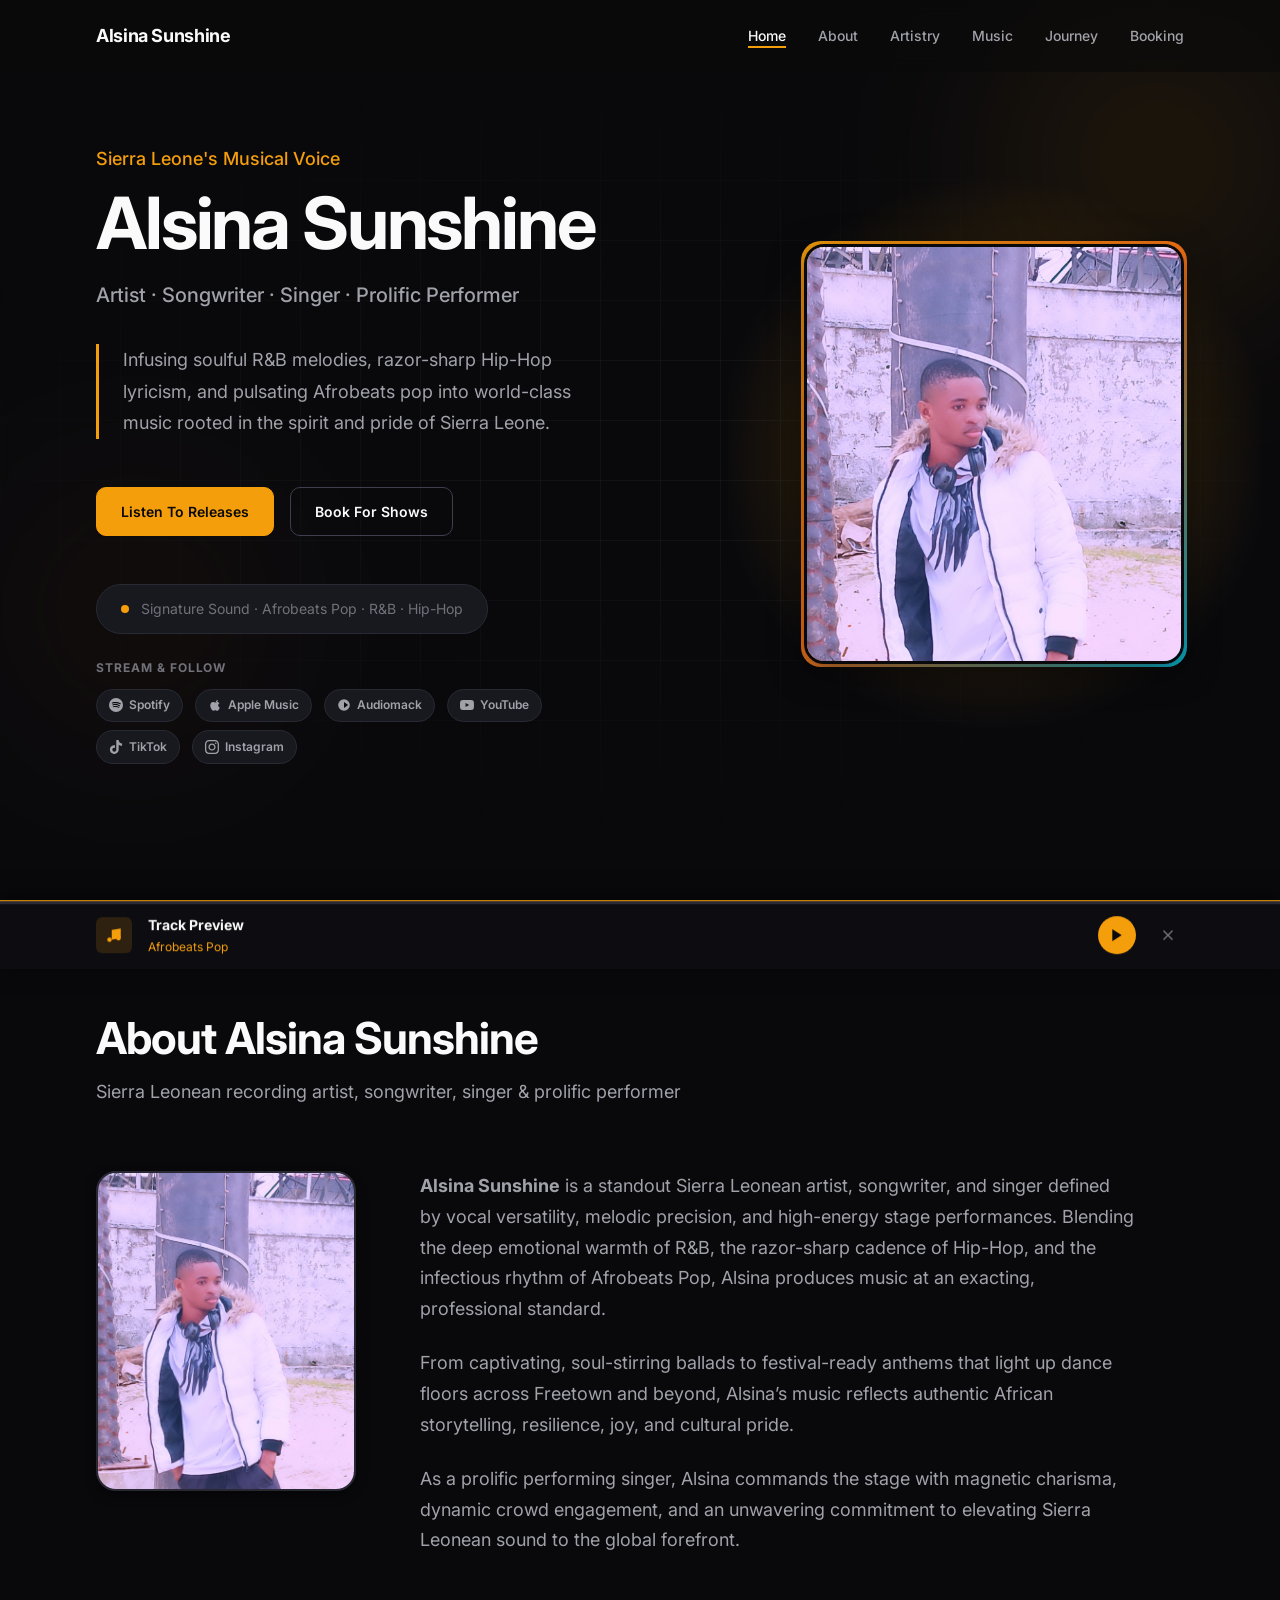
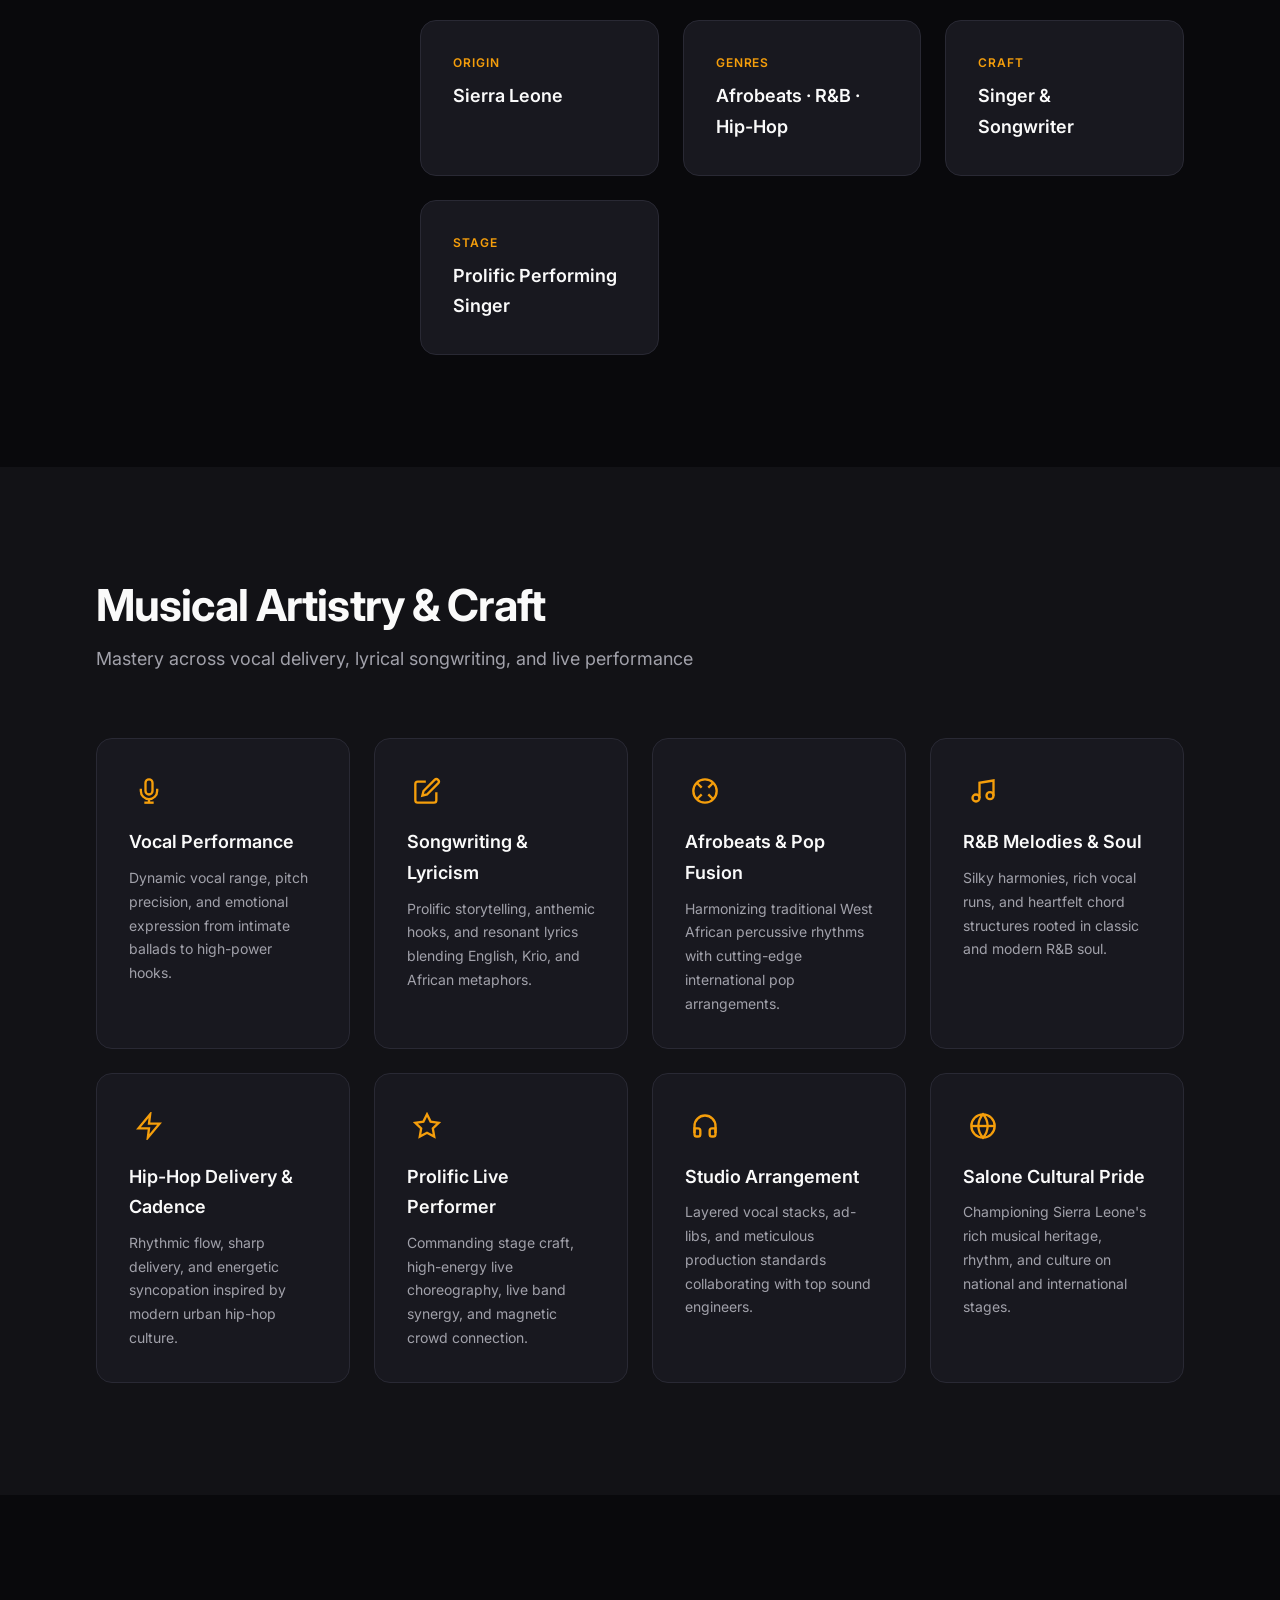
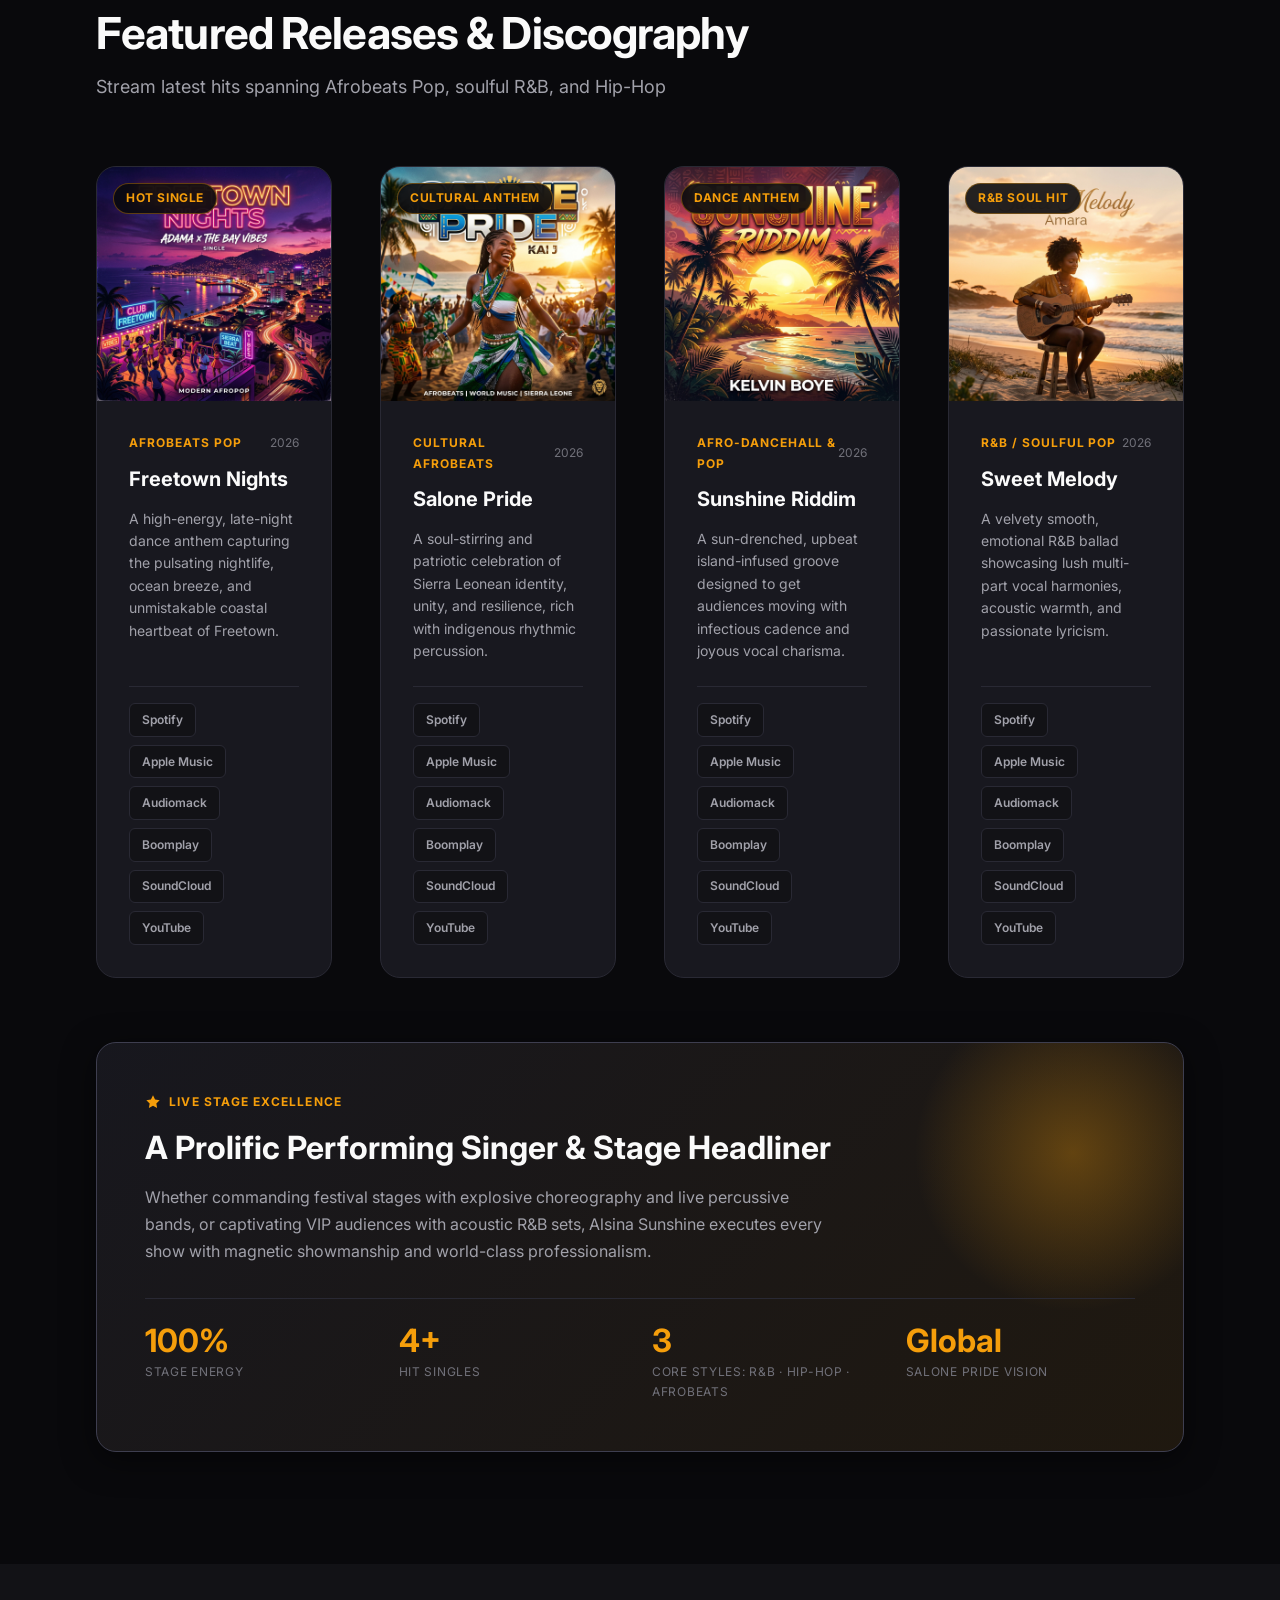
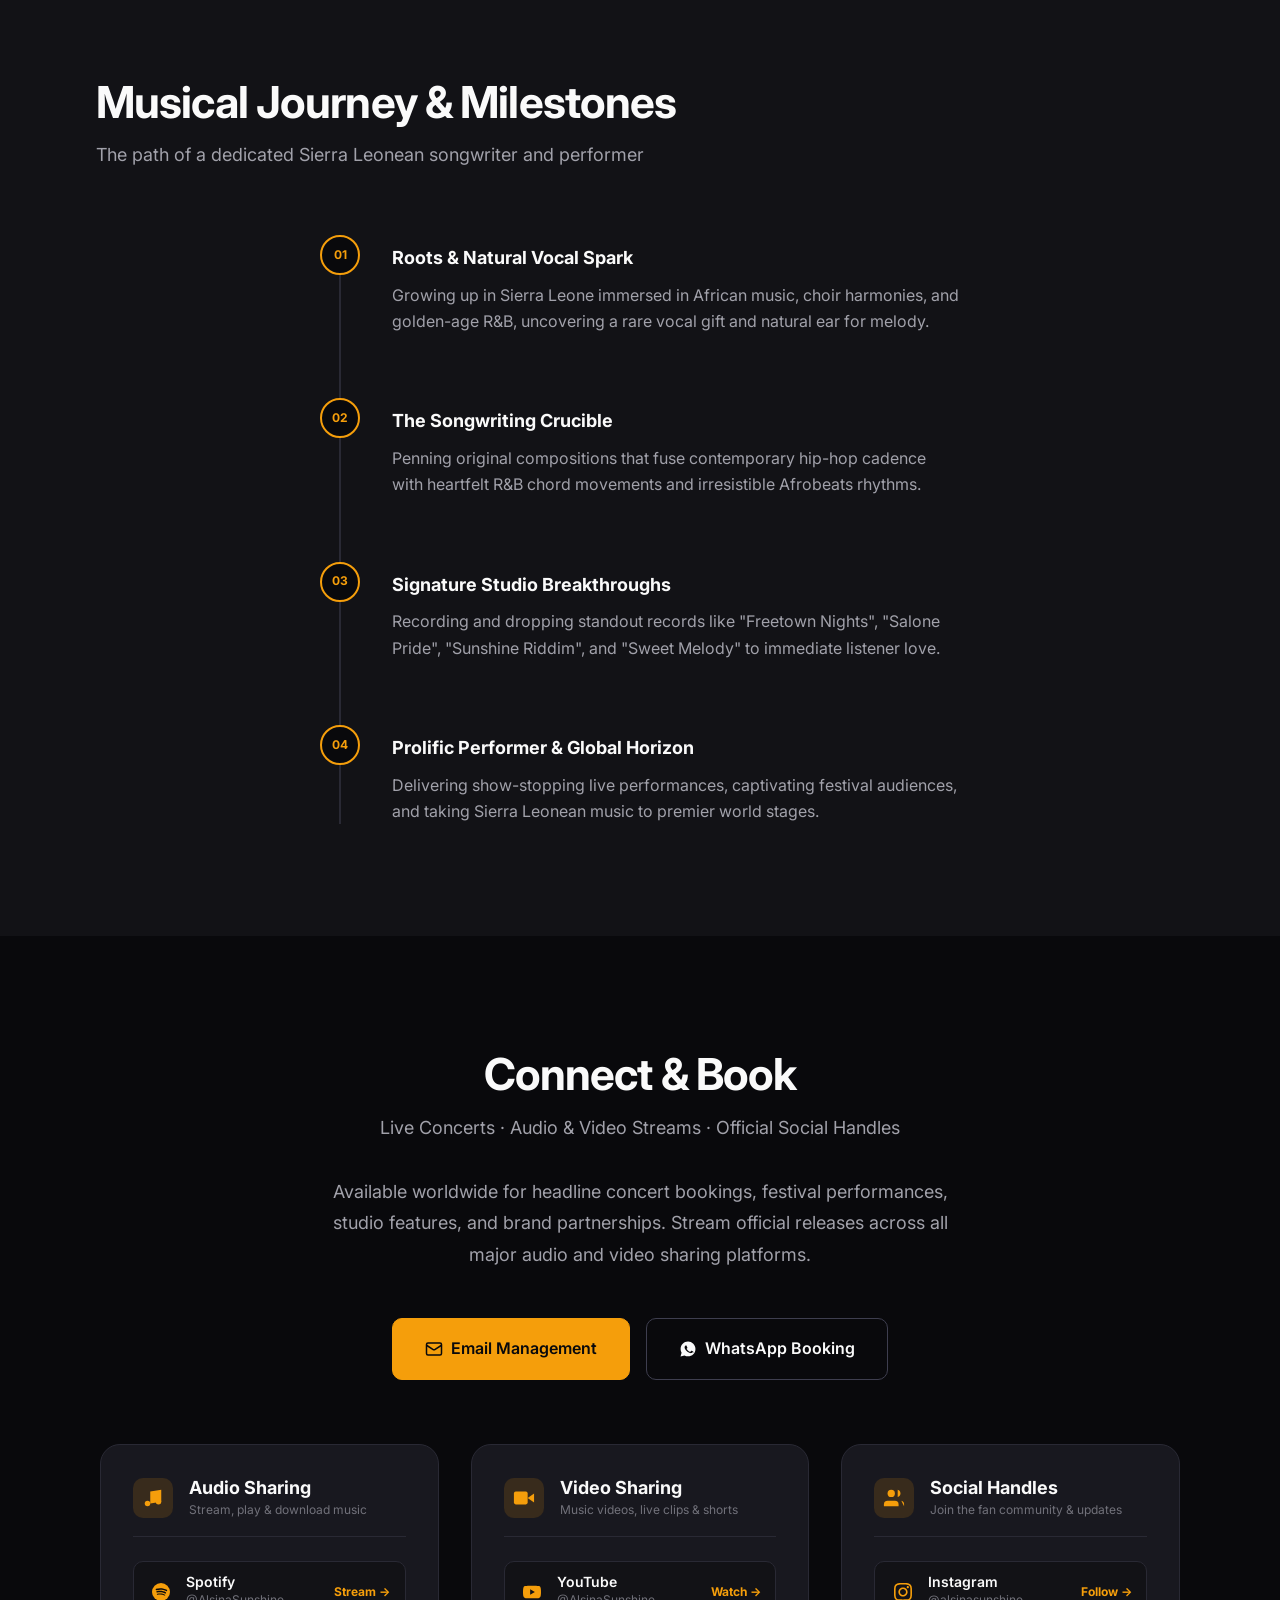
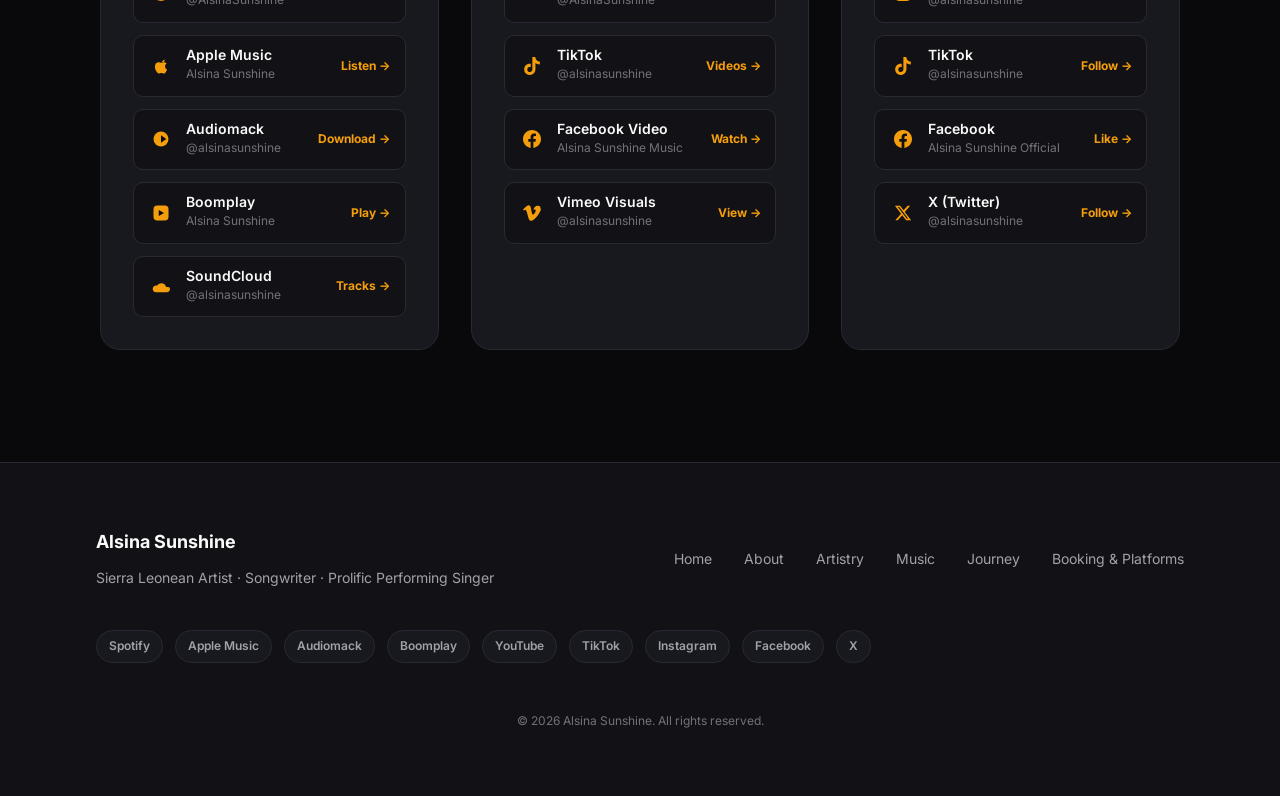
<file: alsinasunshine/index.html>
<!DOCTYPE html>
<html lang="en">
<head>
  <meta charset="UTF-8">
  <meta name="viewport" content="width=device-width, initial-scale=1.0">
  <meta name="description" content="Official website of Alsina Sunshine — Sierra Leonean artist, songwriter, singer, and prolific performing artist bringing professional standard R&B, Hip-Hop, and Afrobeats Pop.">
  <meta name="author" content="Alsina Sunshine">

  <!-- Open Graph -->
  <meta property="og:title" content="Alsina Sunshine | Sierra Leonean Artist, Singer & Songwriter">
  <meta property="og:description" content="Official website of Alsina Sunshine — Sierra Leonean artist, songwriter, singer, and prolific performing artist. Listen to music and book performances.">
  <meta property="og:type" content="website">
  <meta property="og:url" content="#">

  <title>Alsina Sunshine | Sierra Leonean Artist, Singer &amp; Songwriter</title>

  <!-- Favicon -->
  <link rel="icon" href="data:image/svg+xml,<svg xmlns='http://www.w3.org/2000/svg' viewBox='0 0 100 100'><text y='.9em' font-size='90'>☀️</text></svg>">

  <!-- Fonts -->
  <link rel="preconnect" href="https://fonts.googleapis.com">
  <link rel="preconnect" href="https://fonts.gstatic.com" crossorigin>
  <link href="https://fonts.googleapis.com/css2?family=Inter:wght@400;500;600;700;800&display=swap" rel="stylesheet">

  <link rel="stylesheet" href="css/style.css">
</head>
<body>

  <a href="#main" class="skip-link">Skip to main content</a>

  <!-- Navigation -->
  <header class="header" id="header">
    <nav class="nav container" aria-label="Main navigation">
      <a href="index.html" class="nav__logo">Alsina Sunshine</a>

      <ul class="nav__list nav__list--desktop">
        <li><a href="index.html" class="nav__link active">Home</a></li>
        <li><a href="about.html" class="nav__link">About</a></li>
        <li><a href="artistry.html" class="nav__link">Artistry</a></li>
        <li><a href="music.html" class="nav__link">Music</a></li>
        <li><a href="journey.html" class="nav__link">Journey</a></li>
        <li><a href="booking.html" class="nav__link">Booking</a></li>
      </ul>

      <button class="nav__toggle" id="nav-toggle" aria-expanded="false" aria-controls="mobile-menu" aria-label="Toggle navigation">
        <span class="nav__toggle-bar"></span>
        <span class="nav__toggle-bar"></span>
        <span class="nav__toggle-bar"></span>
      </button>

      <div class="nav__mobile" id="mobile-menu" aria-hidden="true">
        <ul class="nav__list nav__list--mobile">
          <li><a href="index.html" class="nav__link active">Home</a></li>
          <li><a href="about.html" class="nav__link">About</a></li>
          <li><a href="artistry.html" class="nav__link">Artistry</a></li>
          <li><a href="music.html" class="nav__link">Music</a></li>
          <li><a href="journey.html" class="nav__link">Journey</a></li>
          <li><a href="booking.html" class="nav__link">Booking</a></li>
        </ul>
      </div>
    </nav>
  </header>

  <main id="main">

    <!-- Hero -->
    <section class="hero section" id="home">
      <div class="hero__bg" aria-hidden="true">
        <div class="hero__orb hero__orb--1"></div>
        <div class="hero__orb hero__orb--2"></div>
        <div class="hero__grid"></div>
      </div>

      <div class="container hero__inner">
        <div class="hero__content reveal">
          <p class="hero__greeting">Sierra Leone's Musical Voice</p>
          <h1 class="hero__title">Alsina Sunshine</h1>
          <p class="hero__tagline">Artist · Songwriter · Singer · Prolific Performer</p>

          <blockquote class="hero__intro">
            <p>Infusing soulful R&amp;B melodies, razor-sharp Hip-Hop lyricism, and pulsating Afrobeats pop into world-class music rooted in the spirit and pride of Sierra Leone.</p>
          </blockquote>

          <div class="hero__actions">
            <a href="music.html" class="btn btn--primary">Listen To Releases</a>
            <a href="booking.html" class="btn btn--outline">Book For Shows</a>
          </div>

          <p class="hero__learning">
            <span class="hero__learning-dot"></span>
            Signature Sound · Afrobeats Pop · R&amp;B · Hip-Hop
          </p>

          <div class="hero__social-bar">
            <span class="hero__social-label">Stream &amp; Follow</span>
            <a href="https://open.spotify.com/artist/alsinasunshine" target="_blank" rel="noopener noreferrer" class="social-pill" aria-label="Spotify">
              <svg viewBox="0 0 24 24"><circle cx="12" cy="12" r="12"/><path fill="#09090c" d="M17.5 16.5c-.2.3-.6.4-.9.2-2.5-1.5-5.6-1.9-9.3-1-.4.1-.7-.1-.8-.5-.1-.4.1-.7.5-.8 4.1-1 7.6-.5 10.3 1.2.4.2.4.6.2.9zm1.2-2.8c-.3.4-.8.5-1.2.3-2.9-1.8-7.3-2.3-10.7-1.3-.5.1-1-.1-1.1-.6-.1-.5.1-1 .6-1.1 4-1.2 8.8-.6 12.1 1.4.4.3.5.9.3 1.3zm.1-3c-3.5-2.1-9.2-2.3-12.6-1.2-.5.2-1.1-.1-1.3-.6s.1-1.1.6-1.3c4-1.2 10.3-1 14.3 1.4.5.3.6 1 .3 1.5-.3.4-1 .6-1.3.2z"/></svg>
              Spotify
            </a>
            <a href="https://music.apple.com/artist/alsina-sunshine" target="_blank" rel="noopener noreferrer" class="social-pill" aria-label="Apple Music">
              <svg viewBox="0 0 24 24"><path d="M18.71 19.5c-.83 1.24-1.71 2.45-3.05 2.47-1.34.03-1.77-.79-3.29-.79-1.53 0-2 .77-3.27.82-1.31.05-2.3-1.32-3.14-2.53C4.25 17 2.94 12.45 4.7 9.39c.87-1.52 2.43-2.48 4.12-2.51 1.28-.02 2.5.87 3.29.87.78 0 2.26-1.07 3.81-.91.65.03 2.47.26 3.64 1.98-.09.06-2.17 1.28-2.15 3.81.03 3.02 2.65 4.03 2.68 4.04-.03.07-.42 1.44-1.38 2.83M15.97 6.38c.62-.75 1.04-1.8 0.93-2.85-.9.04-1.99.6-2.64 1.36-.57.65-1.07 1.71-.93 2.73 1 .08 2.02-.49 2.64-1.24z"/></svg>
              Apple Music
            </a>
            <a href="https://audiomack.com/alsinasunshine" target="_blank" rel="noopener noreferrer" class="social-pill" aria-label="Audiomack">
              <svg viewBox="0 0 24 24"><circle cx="12" cy="12" r="10"/><path fill="#09090c" d="M12 7v10l7-5z"/></svg>
              Audiomack
            </a>
            <a href="https://youtube.com/@alsinasunshine" target="_blank" rel="noopener noreferrer" class="social-pill" aria-label="YouTube">
              <svg viewBox="0 0 24 24"><path d="M23.498 6.186a3.016 3.016 0 0 0-2.122-2.136C19.505 3.545 12 3.545 12 3.545s-7.505 0-9.377.505A3.017 3.017 0 0 0 .502 6.186C0 8.07 0 12 0 12s0 3.93.502 5.814a3.016 3.016 0 0 0 2.122 2.136c1.871.505 9.376.505 9.376.505s7.505 0 9.377-.505a3.015 3.015 0 0 0 2.122-2.136C24 15.93 24 12 24 12s0-3.93-.502-5.814zM9.545 15.568V8.432L15.818 12l-6.273 3.568z"/></svg>
              YouTube
            </a>
            <a href="https://tiktok.com/@alsinasunshine" target="_blank" rel="noopener noreferrer" class="social-pill" aria-label="TikTok">
              <svg viewBox="0 0 24 24"><path d="M12.525.02c1.31-.02 2.61-.01 3.91-.02.08 1.53.63 3.09 1.75 4.17 1.12 1.11 2.7 1.62 4.24 1.79v4.03c-1.44-.05-2.89-.35-4.2-.97-.57-.26-1.1-.59-1.62-1.01-.01 2.92.01 5.84-.02 8.75-.08 1.4-.54 2.79-1.35 3.94-1.31 1.92-3.58 3.17-5.91 3.21-1.43.08-2.86-.31-4.08-1.03-2.02-1.19-3.44-3.37-3.65-5.71-.02-.5-.03-1-.01-1.49.18-1.9 1.12-3.72 2.58-4.96 1.66-1.44 3.98-2.13 6.15-1.72.02 1.48-.04 2.96-.04 4.44-.99-.32-2.15-.23-3.02.37-.63.41-1.11 1.04-1.36 1.75-.21.51-.24 1.07-.14 1.61.24 1.64 1.82 3.02 3.5 2.87 1.12-.01 2.19-.66 2.77-1.61.19-.33.4-.67.41-1.06.1-1.79.06-3.57.07-5.36.01-4.03-.01-8.05.02-12.07z"/></svg>
              TikTok
            </a>
            <a href="https://instagram.com/alsinasunshine" target="_blank" rel="noopener noreferrer" class="social-pill" aria-label="Instagram">
              <svg viewBox="0 0 24 24"><path d="M12 2.163c3.204 0 3.584.012 4.85.07 3.252.148 4.771 1.691 4.919 4.919.058 1.265.069 1.645.069 4.849 0 3.205-.012 3.584-.069 4.849-.149 3.225-1.664 4.771-4.919 4.919-1.266.058-1.644.07-4.85.07-3.204 0-3.584-.012-4.849-.07-3.26-.149-4.771-1.699-4.919-4.92-.058-1.265-.07-1.644-.07-4.849 0-3.204.013-3.583.07-4.849.149-3.227 1.664-4.771 4.919-4.919 1.266-.057 1.645-.069 4.849-.069zm0-2.163c-3.259 0-3.667.014-4.947.072-4.358.2-6.78 2.618-6.98 6.98-.059 1.281-.073 1.689-.073 4.948 0 3.259.014 3.668.072 4.948.2 4.358 2.618 6.78 6.98 6.98 1.281.058 1.689.072 4.948.072 3.259 0 3.668-.014 4.948-.072 4.354-.2 6.782-2.618 6.979-6.98.059-1.28.073-1.689.073-4.948 0-3.259-.014-3.667-.072-4.947-.196-4.354-2.617-6.78-6.979-6.98-1.281-.059-1.69-.073-4.949-.073zm0 5.838c-3.403 0-6.162 2.759-6.162 6.162s2.759 6.163 6.162 6.163 6.162-2.759 6.162-6.163c0-3.403-2.759-6.162-6.162-6.162zm0 10.162c-2.209 0-4-1.79-4-4 0-2.209 1.791-4 4-4s4 1.791 4 4c0 2.21-1.791 4-4 4zm6.406-11.845c-.796 0-1.441.645-1.441 1.44s.645 1.44 1.441 1.44c.795 0 1.439-.645 1.439-1.44s-.644-1.44-1.439-1.44z"/></svg>
              Instagram
            </a>
          </div>
        </div>

        <div class="hero__visual reveal">
          <figure class="hero__photo-wrap">
            <img
              src="images/profile.png"
              alt="Alsina Sunshine - Sierra Leonean Music Artist & Singer"
              class="hero__photo"
              width="420"
              height="420"
              loading="eager"
            >
          </figure>
        </div>
      </div>
    </section>

    <!-- About -->
    <section class="about section" id="about">
      <div class="container">
        <header class="section-header reveal">
          <h2 class="section-title">About Alsina Sunshine</h2>
          <p class="section-subtitle">Sierra Leonean recording artist, songwriter, singer &amp; prolific performer</p>
        </header>

        <div class="about__content">
          <div class="about__profile reveal">
            <figure class="about__photo-wrap">
              <img
                src="images/profile.png"
                alt="Alsina Sunshine - Sierra Leonean Music Artist"
                class="about__photo"
                width="320"
                height="320"
                loading="lazy"
              >
            </figure>
          </div>

          <div class="about__text reveal">
            <p><strong>Alsina Sunshine</strong> is a standout Sierra Leonean artist, songwriter, and singer defined by vocal versatility, melodic precision, and high-energy stage performances. Blending the deep emotional warmth of R&amp;B, the razor-sharp cadence of Hip-Hop, and the infectious rhythm of Afrobeats Pop, Alsina produces music at an exacting, professional standard.</p>
            <p>From captivating, soul-stirring ballads to festival-ready anthems that light up dance floors across Freetown and beyond, Alsina’s music reflects authentic African storytelling, resilience, joy, and cultural pride.</p>
            <p>As a prolific performing singer, Alsina commands the stage with magnetic charisma, dynamic crowd engagement, and an unwavering commitment to elevating Sierra Leonean sound to the global forefront.</p>
          </div>

          <div class="about__cards reveal">
            <article class="info-card">
              <h3 class="info-card__label">Origin</h3>
              <p class="info-card__value">Sierra Leone</p>
            </article>
            <article class="info-card">
              <h3 class="info-card__label">Genres</h3>
              <p class="info-card__value">Afrobeats · R&amp;B · Hip-Hop</p>
            </article>
            <article class="info-card">
              <h3 class="info-card__label">Craft</h3>
              <p class="info-card__value">Singer &amp; Songwriter</p>
            </article>
            <article class="info-card">
              <h3 class="info-card__label">Stage</h3>
              <p class="info-card__value">Prolific Performing Singer</p>
            </article>
          </div>
        </div>
      </div>
    </section>

    <!-- Artistry & Musical Craft -->
    <section class="skills section section--alt" id="artistry">
      <div class="container">
        <header class="section-header reveal">
          <h2 class="section-title">Musical Artistry &amp; Craft</h2>
          <p class="section-subtitle">Mastery across vocal delivery, lyrical songwriting, and live performance</p>
        </header>

        <div class="skills__grid">
          <article class="skill-card reveal">
            <div class="skill-card__icon" aria-hidden="true">
              <!-- Microphone Icon -->
              <svg viewBox="0 0 24 24" fill="none" stroke="currentColor" stroke-width="2"><path d="M12 2a3 3 0 0 0-3 3v7a3 3 0 0 0 6 0V5a3 3 0 0 0-3-3Z"/><path d="M19 10v2a7 7 0 0 1-14 0v-2"/><line x1="12" x2="12" y1="19" y2="22"/><line x1="8" x2="16" y1="22" y2="22"/></svg>
            </div>
            <h3 class="skill-card__title">Vocal Performance</h3>
            <p class="skill-card__desc">Dynamic vocal range, pitch precision, and emotional expression from intimate ballads to high-power hooks.</p>
          </article>

          <article class="skill-card reveal">
            <div class="skill-card__icon" aria-hidden="true">
              <!-- Songwriting Icon -->
              <svg viewBox="0 0 24 24" fill="none" stroke="currentColor" stroke-width="2"><path d="M11 4H4a2 2 0 0 0-2 2v14a2 2 0 0 0 2 2h14a2 2 0 0 0 2-2v-7"/><path d="M18.5 2.5a2.121 2.121 0 0 1 3 3L12 15l-4 1 1-4 9.5-9.5z"/></svg>
            </div>
            <h3 class="skill-card__title">Songwriting &amp; Lyricism</h3>
            <p class="skill-card__desc">Prolific storytelling, anthemic hooks, and resonant lyrics blending English, Krio, and African metaphors.</p>
          </article>

          <article class="skill-card reveal">
            <div class="skill-card__icon" aria-hidden="true">
              <!-- Afrobeats rhythm -->
              <svg viewBox="0 0 24 24" fill="none" stroke="currentColor" stroke-width="2"><circle cx="12" cy="12" r="10"/><path d="m4.93 4.93 4.24 4.24"/><path d="m14.83 9.17 4.24-4.24"/><path d="m14.83 14.83 4.24 4.24"/><path d="m9.17 14.83-4.24 4.24"/></svg>
            </div>
            <h3 class="skill-card__title">Afrobeats &amp; Pop Fusion</h3>
            <p class="skill-card__desc">Harmonizing traditional West African percussive rhythms with cutting-edge international pop arrangements.</p>
          </article>

          <article class="skill-card reveal">
            <div class="skill-card__icon" aria-hidden="true">
              <!-- R&B Melodies -->
              <svg viewBox="0 0 24 24" fill="none" stroke="currentColor" stroke-width="2"><path d="M9 18V5l12-2v13"/><circle cx="6" cy="18" r="3"/><circle cx="18" cy="16" r="3"/></svg>
            </div>
            <h3 class="skill-card__title">R&amp;B Melodies &amp; Soul</h3>
            <p class="skill-card__desc">Silky harmonies, rich vocal runs, and heartfelt chord structures rooted in classic and modern R&amp;B soul.</p>
          </article>

          <article class="skill-card reveal">
            <div class="skill-card__icon" aria-hidden="true">
              <!-- Hip Hop Flow -->
              <svg viewBox="0 0 24 24" fill="none" stroke="currentColor" stroke-width="2"><polygon points="13 2 3 14 12 14 11 22 21 10 12 10 13 2"/></svg>
            </div>
            <h3 class="skill-card__title">Hip-Hop Delivery &amp; Cadence</h3>
            <p class="skill-card__desc">Rhythmic flow, sharp delivery, and energetic syncopation inspired by modern urban hip-hop culture.</p>
          </article>

          <article class="skill-card reveal">
            <div class="skill-card__icon" aria-hidden="true">
              <!-- Stage Performance -->
              <svg viewBox="0 0 24 24" fill="none" stroke="currentColor" stroke-width="2"><polygon points="12 2 15.09 8.26 22 9.27 17 14.14 18.18 21.02 12 17.77 5.82 21.02 7 14.14 2 9.27 8.91 8.26 12 2"/></svg>
            </div>
            <h3 class="skill-card__title">Prolific Live Performer</h3>
            <p class="skill-card__desc">Commanding stage craft, high-energy live choreography, live band synergy, and magnetic crowd connection.</p>
          </article>

          <article class="skill-card reveal">
            <div class="skill-card__icon" aria-hidden="true">
              <!-- Studio Arrangement -->
              <svg viewBox="0 0 24 24" fill="none" stroke="currentColor" stroke-width="2"><path d="M3 18v-6a9 9 0 0 1 18 0v6"/><path d="M21 19a2 2 0 0 1-2 2h-1a2 2 0 0 1-2-2v-3a2 2 0 0 1 2-2h3zM3 19a2 2 0 0 0 2 2h1a2 2 0 0 0 2-2v-3a2 2 0 0 0-2-2H3z"/></svg>
            </div>
            <h3 class="skill-card__title">Studio Arrangement</h3>
            <p class="skill-card__desc">Layered vocal stacks, ad-libs, and meticulous production standards collaborating with top sound engineers.</p>
          </article>

          <article class="skill-card reveal">
            <div class="skill-card__icon" aria-hidden="true">
              <!-- Cultural Heritage -->
              <svg viewBox="0 0 24 24" fill="none" stroke="currentColor" stroke-width="2"><circle cx="12" cy="12" r="10"/><line x1="2" x2="22" y1="12" y2="12"/><path d="M12 2a15.3 15.3 0 0 1 4 10 15.3 15.3 0 0 1-4 10 15.3 15.3 0 0 1-4-10 15.3 15.3 0 0 1 4-10z"/></svg>
            </div>
            <h3 class="skill-card__title">Salone Cultural Pride</h3>
            <p class="skill-card__desc">Championing Sierra Leone's rich musical heritage, rhythm, and culture on national and international stages.</p>
          </article>
        </div>
      </div>
    </section>

    <!-- Featured Music & Discography -->
    <section class="projects section" id="music">
      <div class="container">
        <header class="section-header reveal">
          <h2 class="section-title">Featured Releases &amp; Discography</h2>
          <p class="section-subtitle">Stream latest hits spanning Afrobeats Pop, soulful R&amp;B, and Hip-Hop</p>
        </header>

        <div class="music__grid">

          <!-- Track 01: Freetown Nights -->
          <article class="music-card reveal" data-track="freetown-nights">
            <div class="music-card__cover-wrap">
              <img
                src="images/cover-freetown-nights.jpg"
                alt="Freetown Nights - Single by Alsina Sunshine"
                class="music-card__cover"
                loading="lazy"
              >
              <span class="music-card__badge">Hot Single</span>
              <button class="music-card__play-btn" aria-label="Play preview of Freetown Nights">
                <span class="music-card__play-icon" aria-hidden="true">
                  <svg viewBox="0 0 24 24"><polygon points="5 3 19 12 5 21 5 3"/></svg>
                </span>
              </button>
            </div>
            <div class="music-card__body">
              <div class="music-card__meta">
                <span class="music-card__genre">Afrobeats Pop</span>
                <span class="music-card__year">2026</span>
                <div class="music-wave" aria-hidden="true">
                  <span class="music-wave__bar"></span>
                  <span class="music-wave__bar"></span>
                  <span class="music-wave__bar"></span>
                  <span class="music-wave__bar"></span>
                </div>
              </div>
              <h3 class="music-card__title">Freetown Nights</h3>
              <p class="music-card__desc">A high-energy, late-night dance anthem capturing the pulsating nightlife, ocean breeze, and unmistakable coastal heartbeat of Freetown.</p>
              <div class="music-card__streaming">
                <a href="https://open.spotify.com/artist/alsinasunshine" target="_blank" rel="noopener noreferrer" class="stream-btn" aria-label="Stream Freetown Nights on Spotify">Spotify</a>
                <a href="https://music.apple.com/artist/alsina-sunshine" target="_blank" rel="noopener noreferrer" class="stream-btn" aria-label="Stream Freetown Nights on Apple Music">Apple Music</a>
                <a href="https://audiomack.com/alsinasunshine" target="_blank" rel="noopener noreferrer" class="stream-btn" aria-label="Stream Freetown Nights on Audiomack">Audiomack</a>
                <a href="https://www.boomplay.com/artists/alsinasunshine" target="_blank" rel="noopener noreferrer" class="stream-btn" aria-label="Stream Freetown Nights on Boomplay">Boomplay</a>
                <a href="https://soundcloud.com/alsinasunshine" target="_blank" rel="noopener noreferrer" class="stream-btn" aria-label="Stream Freetown Nights on SoundCloud">SoundCloud</a>
                <a href="https://youtube.com/@alsinasunshine" target="_blank" rel="noopener noreferrer" class="stream-btn" aria-label="Watch Freetown Nights video on YouTube">YouTube</a>
              </div>
            </div>
          </article>

          <!-- Track 02: Salone Pride -->
          <article class="music-card reveal" data-track="salone-pride">
            <div class="music-card__cover-wrap">
              <img
                src="images/cover-salone-pride.jpg"
                alt="Salone Pride - Single by Alsina Sunshine"
                class="music-card__cover"
                loading="lazy"
              >
              <span class="music-card__badge">Cultural Anthem</span>
              <button class="music-card__play-btn" aria-label="Play preview of Salone Pride">
                <span class="music-card__play-icon" aria-hidden="true">
                  <svg viewBox="0 0 24 24"><polygon points="5 3 19 12 5 21 5 3"/></svg>
                </span>
              </button>
            </div>
            <div class="music-card__body">
              <div class="music-card__meta">
                <span class="music-card__genre">Cultural Afrobeats</span>
                <span class="music-card__year">2026</span>
                <div class="music-wave" aria-hidden="true">
                  <span class="music-wave__bar"></span>
                  <span class="music-wave__bar"></span>
                  <span class="music-wave__bar"></span>
                  <span class="music-wave__bar"></span>
                </div>
              </div>
              <h3 class="music-card__title">Salone Pride</h3>
              <p class="music-card__desc">A soul-stirring and patriotic celebration of Sierra Leonean identity, unity, and resilience, rich with indigenous rhythmic percussion.</p>
              <div class="music-card__streaming">
                <a href="https://open.spotify.com/artist/alsinasunshine" target="_blank" rel="noopener noreferrer" class="stream-btn" aria-label="Stream Salone Pride on Spotify">Spotify</a>
                <a href="https://music.apple.com/artist/alsina-sunshine" target="_blank" rel="noopener noreferrer" class="stream-btn" aria-label="Stream Salone Pride on Apple Music">Apple Music</a>
                <a href="https://audiomack.com/alsinasunshine" target="_blank" rel="noopener noreferrer" class="stream-btn" aria-label="Stream Salone Pride on Audiomack">Audiomack</a>
                <a href="https://www.boomplay.com/artists/alsinasunshine" target="_blank" rel="noopener noreferrer" class="stream-btn" aria-label="Stream Salone Pride on Boomplay">Boomplay</a>
                <a href="https://soundcloud.com/alsinasunshine" target="_blank" rel="noopener noreferrer" class="stream-btn" aria-label="Stream Salone Pride on SoundCloud">SoundCloud</a>
                <a href="https://youtube.com/@alsinasunshine" target="_blank" rel="noopener noreferrer" class="stream-btn" aria-label="Watch Salone Pride video on YouTube">YouTube</a>
              </div>
            </div>
          </article>

          <!-- Track 03: Sunshine Riddim -->
          <article class="music-card reveal" data-track="sunshine-riddim">
            <div class="music-card__cover-wrap">
              <img
                src="images/cover-sunshine-riddim.jpg"
                alt="Sunshine Riddim - Single by Alsina Sunshine"
                class="music-card__cover"
                loading="lazy"
              >
              <span class="music-card__badge">Dance Anthem</span>
              <button class="music-card__play-btn" aria-label="Play preview of Sunshine Riddim">
                <span class="music-card__play-icon" aria-hidden="true">
                  <svg viewBox="0 0 24 24"><polygon points="5 3 19 12 5 21 5 3"/></svg>
                </span>
              </button>
            </div>
            <div class="music-card__body">
              <div class="music-card__meta">
                <span class="music-card__genre">Afro-Dancehall &amp; Pop</span>
                <span class="music-card__year">2026</span>
                <div class="music-wave" aria-hidden="true">
                  <span class="music-wave__bar"></span>
                  <span class="music-wave__bar"></span>
                  <span class="music-wave__bar"></span>
                  <span class="music-wave__bar"></span>
                </div>
              </div>
              <h3 class="music-card__title">Sunshine Riddim</h3>
              <p class="music-card__desc">A sun-drenched, upbeat island-infused groove designed to get audiences moving with infectious cadence and joyous vocal charisma.</p>
              <div class="music-card__streaming">
                <a href="https://open.spotify.com/artist/alsinasunshine" target="_blank" rel="noopener noreferrer" class="stream-btn" aria-label="Stream Sunshine Riddim on Spotify">Spotify</a>
                <a href="https://music.apple.com/artist/alsina-sunshine" target="_blank" rel="noopener noreferrer" class="stream-btn" aria-label="Stream Sunshine Riddim on Apple Music">Apple Music</a>
                <a href="https://audiomack.com/alsinasunshine" target="_blank" rel="noopener noreferrer" class="stream-btn" aria-label="Stream Sunshine Riddim on Audiomack">Audiomack</a>
                <a href="https://www.boomplay.com/artists/alsinasunshine" target="_blank" rel="noopener noreferrer" class="stream-btn" aria-label="Stream Sunshine Riddim on Boomplay">Boomplay</a>
                <a href="https://soundcloud.com/alsinasunshine" target="_blank" rel="noopener noreferrer" class="stream-btn" aria-label="Stream Sunshine Riddim on SoundCloud">SoundCloud</a>
                <a href="https://youtube.com/@alsinasunshine" target="_blank" rel="noopener noreferrer" class="stream-btn" aria-label="Watch Sunshine Riddim on YouTube">YouTube</a>
              </div>
            </div>
          </article>

          <!-- Track 04: Sweet Melody -->
          <article class="music-card reveal" data-track="sweet-melody">
            <div class="music-card__cover-wrap">
              <img
                src="images/cover-sweet-melody.jpg"
                alt="Sweet Melody - Single by Alsina Sunshine"
                class="music-card__cover"
                loading="lazy"
              >
              <span class="music-card__badge">R&amp;B Soul Hit</span>
              <button class="music-card__play-btn" aria-label="Play preview of Sweet Melody">
                <span class="music-card__play-icon" aria-hidden="true">
                  <svg viewBox="0 0 24 24"><polygon points="5 3 19 12 5 21 5 3"/></svg>
                </span>
              </button>
            </div>
            <div class="music-card__body">
              <div class="music-card__meta">
                <span class="music-card__genre">R&amp;B / Soulful Pop</span>
                <span class="music-card__year">2026</span>
                <div class="music-wave" aria-hidden="true">
                  <span class="music-wave__bar"></span>
                  <span class="music-wave__bar"></span>
                  <span class="music-wave__bar"></span>
                  <span class="music-wave__bar"></span>
                </div>
              </div>
              <h3 class="music-card__title">Sweet Melody</h3>
              <p class="music-card__desc">A velvety smooth, emotional R&amp;B ballad showcasing lush multi-part vocal harmonies, acoustic warmth, and passionate lyricism.</p>
              <div class="music-card__streaming">
                <a href="https://open.spotify.com/artist/alsinasunshine" target="_blank" rel="noopener noreferrer" class="stream-btn" aria-label="Stream Sweet Melody on Spotify">Spotify</a>
                <a href="https://music.apple.com/artist/alsina-sunshine" target="_blank" rel="noopener noreferrer" class="stream-btn" aria-label="Stream Sweet Melody on Apple Music">Apple Music</a>
                <a href="https://audiomack.com/alsinasunshine" target="_blank" rel="noopener noreferrer" class="stream-btn" aria-label="Stream Sweet Melody on Audiomack">Audiomack</a>
                <a href="https://www.boomplay.com/artists/alsinasunshine" target="_blank" rel="noopener noreferrer" class="stream-btn" aria-label="Stream Sweet Melody on Boomplay">Boomplay</a>
                <a href="https://soundcloud.com/alsinasunshine" target="_blank" rel="noopener noreferrer" class="stream-btn" aria-label="Stream Sweet Melody on SoundCloud">SoundCloud</a>
                <a href="https://youtube.com/@alsinasunshine" target="_blank" rel="noopener noreferrer" class="stream-btn" aria-label="Watch Sweet Melody video on YouTube">YouTube</a>
              </div>
            </div>
          </article>

        </div>

        <!-- Live Performance Highlight Banner -->
        <article class="performance-banner reveal">
          <div class="performance-banner__content">
            <span class="performance-banner__tag">
              <svg viewBox="0 0 24 24" width="16" height="16" fill="currentColor" aria-hidden="true"><polygon points="12 2 15.09 8.26 22 9.27 17 14.14 18.18 21.02 12 17.77 5.82 21.02 7 14.14 2 9.27 8.91 8.26 12 2"/></svg>
              Live Stage Excellence
            </span>
            <h3 class="performance-banner__title">A Prolific Performing Singer &amp; Stage Headliner</h3>
            <p class="performance-banner__text">Whether commanding festival stages with explosive choreography and live percussive bands, or captivating VIP audiences with acoustic R&amp;B sets, Alsina Sunshine executes every show with magnetic showmanship and world-class professionalism.</p>
            
            <div class="performance-banner__stats">
              <div class="stat-item">
                <div class="stat-item__num">100%</div>
                <div class="stat-item__label">Stage Energy</div>
              </div>
              <div class="stat-item">
                <div class="stat-item__num">4+</div>
                <div class="stat-item__label">Hit Singles</div>
              </div>
              <div class="stat-item">
                <div class="stat-item__num">3</div>
                <div class="stat-item__label">Core Styles: R&amp;B · Hip-Hop · Afrobeats</div>
              </div>
              <div class="stat-item">
                <div class="stat-item__num">Global</div>
                <div class="stat-item__label">Salone Pride Vision</div>
              </div>
            </div>
          </div>
        </article>
      </div>
    </section>

    <!-- Musical Journey -->
    <section class="journey section section--alt" id="journey">
      <div class="container">
        <header class="section-header reveal">
          <h2 class="section-title">Musical Journey &amp; Milestones</h2>
          <p class="section-subtitle">The path of a dedicated Sierra Leonean songwriter and performer</p>
        </header>

        <ol class="timeline">
          <li class="timeline__item reveal">
            <div class="timeline__marker">01</div>
            <div class="timeline__content">
              <h3 class="timeline__title">Roots &amp; Natural Vocal Spark</h3>
              <p class="timeline__desc">Growing up in Sierra Leone immersed in African music, choir harmonies, and golden-age R&amp;B, uncovering a rare vocal gift and natural ear for melody.</p>
            </div>
          </li>
          <li class="timeline__item reveal">
            <div class="timeline__marker">02</div>
            <div class="timeline__content">
              <h3 class="timeline__title">The Songwriting Crucible</h3>
              <p class="timeline__desc">Penning original compositions that fuse contemporary hip-hop cadence with heartfelt R&amp;B chord movements and irresistible Afrobeats rhythms.</p>
            </div>
          </li>
          <li class="timeline__item reveal">
            <div class="timeline__marker">03</div>
            <div class="timeline__content">
              <h3 class="timeline__title">Signature Studio Breakthroughs</h3>
              <p class="timeline__desc">Recording and dropping standout records like "Freetown Nights", "Salone Pride", "Sunshine Riddim", and "Sweet Melody" to immediate listener love.</p>
            </div>
          </li>
          <li class="timeline__item reveal">
            <div class="timeline__marker">04</div>
            <div class="timeline__content">
              <h3 class="timeline__title">Prolific Performer &amp; Global Horizon</h3>
              <p class="timeline__desc">Delivering show-stopping live performances, captivating festival audiences, and taking Sierra Leonean music to premier world stages.</p>
            </div>
          </li>
        </ol>
      </div>
    </section>

    <!-- Booking & Social / Media Platforms -->
    <section class="contact section" id="contact">
      <div class="container">
        <div class="contact__inner reveal">
          <div class="contact__intro-box">
            <header class="section-header">
              <h2 class="section-title">Connect &amp; Book</h2>
              <p class="section-subtitle">Live Concerts · Audio &amp; Video Streams · Official Social Handles</p>
            </header>

            <blockquote class="contact__text">
              <p>Available worldwide for headline concert bookings, festival performances, studio features, and brand partnerships. Stream official releases across all major audio and video sharing platforms.</p>
            </blockquote>

            <div class="contact__actions">
              <!-- Booking Email -->
              <a href="mailto:alsinasunshine.booking@gmail.com" class="btn btn--primary btn--large">
                <svg viewBox="0 0 24 24" width="18" height="18" fill="none" stroke="currentColor" stroke-width="2" aria-hidden="true"><rect width="20" height="16" x="2" y="4" rx="2"/><path d="m22 7-8.97 5.7a1.94 1.94 0 0 1-2.06 0L2 7"/></svg>
                Email Management
              </a>
              <!-- WhatsApp Booking Hotline -->
              <a href="https://wa.me/23200000000" target="_blank" rel="noopener noreferrer" class="btn btn--outline btn--large">
                <svg viewBox="0 0 24 24" width="18" height="18" fill="currentColor" aria-hidden="true"><path d="M12.04 2c-5.46 0-9.91 4.45-9.91 9.91 0 1.75.46 3.45 1.32 4.95L2.05 22l5.25-1.38c1.45.79 3.08 1.21 4.74 1.21 5.46 0 9.91-4.45 9.91-9.91 0-2.65-1.03-5.14-2.9-7.01A9.82 9.82 0 0 0 12.04 2zm5.8 14.18c-.24.68-1.2 1.26-1.66 1.3-.43.04-.98.05-1.6-.14-.38-.12-.86-.28-1.5-.56-2.66-1.15-4.4-3.83-4.53-4-.13-.18-1.08-1.44-1.08-2.75 0-1.31.69-1.96.93-2.22.24-.26.54-.33.72-.33.18 0 .36 0 .52.01.17.01.39-.06.61.47.23.55.78 1.9.85 2.04.07.14.12.31.02.5-.09.18-.14.3-.28.46-.14.16-.3.35-.43.47-.14.14-.29.29-.12.58.17.28.75 1.24 1.61 2 .11.1.22.18.33.26 1.1 1 2.03 1.31 2.32 1.45.28.14.45.12.62-.07.17-.19.72-.84.91-1.13.19-.29.38-.24.64-.15.26.1 1.66.78 1.94.92.29.14.48.21.55.33.07.12.07.72-.17 1.4z"/></svg>
                WhatsApp Booking
              </a>
            </div>
          </div>

          <!-- Platforms Grid: Audio, Video & Social Handles -->
          <div class="platforms__container">

            <!-- Category 1: Audio Sharing Platforms -->
            <div class="platform-group">
              <div class="platform-group__header">
                <div class="platform-group__icon" aria-hidden="true">
                  <!-- Audio note icon -->
                  <svg viewBox="0 0 24 24"><path d="M9 18V5l12-2v13"/><circle cx="6" cy="18" r="3"/><circle cx="18" cy="16" r="3"/></svg>
                </div>
                <div>
                  <h3 class="platform-group__title">Audio Sharing</h3>
                  <p class="platform-group__subtitle">Stream, play &amp; download music</p>
                </div>
              </div>

              <div class="platform-list">
                <!-- Spotify -->
                <a href="https://open.spotify.com/artist/alsinasunshine" target="_blank" rel="noopener noreferrer" class="platform-item">
                  <div class="platform-item__left">
                    <span class="platform-item__icon" aria-hidden="true">
                      <svg viewBox="0 0 24 24"><circle cx="12" cy="12" r="12"/><path fill="#09090c" d="M17.5 16.5c-.2.3-.6.4-.9.2-2.5-1.5-5.6-1.9-9.3-1-.4.1-.7-.1-.8-.5-.1-.4.1-.7.5-.8 4.1-1 7.6-.5 10.3 1.2.4.2.4.6.2.9zm1.2-2.8c-.3.4-.8.5-1.2.3-2.9-1.8-7.3-2.3-10.7-1.3-.5.1-1-.1-1.1-.6-.1-.5.1-1 .6-1.1 4-1.2 8.8-.6 12.1 1.4.4.3.5.9.3 1.3zm.1-3c-3.5-2.1-9.2-2.3-12.6-1.2-.5.2-1.1-.1-1.3-.6s.1-1.1.6-1.3c4-1.2 10.3-1 14.3 1.4.5.3.6 1 .3 1.5-.3.4-1 .6-1.3.2z"/></svg>
                    </span>
                    <div class="platform-item__info">
                      <span class="platform-item__name">Spotify</span>
                      <span class="platform-item__handle">@AlsinaSunshine</span>
                    </div>
                  </div>
                  <span class="platform-item__action">Stream &rarr;</span>
                </a>

                <!-- Apple Music -->
                <a href="https://music.apple.com/artist/alsina-sunshine" target="_blank" rel="noopener noreferrer" class="platform-item">
                  <div class="platform-item__left">
                    <span class="platform-item__icon" aria-hidden="true">
                      <svg viewBox="0 0 24 24"><path d="M18.71 19.5c-.83 1.24-1.71 2.45-3.05 2.47-1.34.03-1.77-.79-3.29-.79-1.53 0-2 .77-3.27.82-1.31.05-2.3-1.32-3.14-2.53C4.25 17 2.94 12.45 4.7 9.39c.87-1.52 2.43-2.48 4.12-2.51 1.28-.02 2.5.87 3.29.87.78 0 2.26-1.07 3.81-.91.65.03 2.47.26 3.64 1.98-.09.06-2.17 1.28-2.15 3.81.03 3.02 2.65 4.03 2.68 4.04-.03.07-.42 1.44-1.38 2.83M15.97 6.38c.62-.75 1.04-1.8 0.93-2.85-.9.04-1.99.6-2.64 1.36-.57.65-1.07 1.71-.93 2.73 1 .08 2.02-.49 2.64-1.24z"/></svg>
                    </span>
                    <div class="platform-item__info">
                      <span class="platform-item__name">Apple Music</span>
                      <span class="platform-item__handle">Alsina Sunshine</span>
                    </div>
                  </div>
                  <span class="platform-item__action">Listen &rarr;</span>
                </a>

                <!-- Audiomack -->
                <a href="https://audiomack.com/alsinasunshine" target="_blank" rel="noopener noreferrer" class="platform-item">
                  <div class="platform-item__left">
                    <span class="platform-item__icon" aria-hidden="true">
                      <svg viewBox="0 0 24 24"><circle cx="12" cy="12" r="10"/><path fill="#09090c" d="M12 7v10l7-5z"/></svg>
                    </span>
                    <div class="platform-item__info">
                      <span class="platform-item__name">Audiomack</span>
                      <span class="platform-item__handle">@alsinasunshine</span>
                    </div>
                  </div>
                  <span class="platform-item__action">Download &rarr;</span>
                </a>

                <!-- Boomplay -->
                <a href="https://www.boomplay.com/artists/alsinasunshine" target="_blank" rel="noopener noreferrer" class="platform-item">
                  <div class="platform-item__left">
                    <span class="platform-item__icon" aria-hidden="true">
                      <svg viewBox="0 0 24 24"><rect width="20" height="20" x="2" y="2" rx="5"/><polygon points="9 8 16 12 9 16 9 8" fill="#09090c"/></svg>
                    </span>
                    <div class="platform-item__info">
                      <span class="platform-item__name">Boomplay</span>
                      <span class="platform-item__handle">Alsina Sunshine</span>
                    </div>
                  </div>
                  <span class="platform-item__action">Play &rarr;</span>
                </a>

                <!-- SoundCloud -->
                <a href="https://soundcloud.com/alsinasunshine" target="_blank" rel="noopener noreferrer" class="platform-item">
                  <div class="platform-item__left">
                    <span class="platform-item__icon" aria-hidden="true">
                      <svg viewBox="0 0 24 24"><path d="M19.5 12c-.28 0-.54.04-.79.11C18.25 9.17 15.65 7 12.5 7c-2.48 0-4.62 1.34-5.75 3.32C6.31 10.12 5.92 10 5.5 10 3.01 10 1 12.01 1 14.5S3.01 19 5.5 19H19.5c2.48 0 4.5-2.02 4.5-4.5S21.98 12 19.5 12z"/></svg>
                    </span>
                    <div class="platform-item__info">
                      <span class="platform-item__name">SoundCloud</span>
                      <span class="platform-item__handle">@alsinasunshine</span>
                    </div>
                  </div>
                  <span class="platform-item__action">Tracks &rarr;</span>
                </a>
              </div>
            </div>

            <!-- Category 2: Video Sharing Platforms -->
            <div class="platform-group">
              <div class="platform-group__header">
                <div class="platform-group__icon" aria-hidden="true">
                  <!-- Video Camera Icon -->
                  <svg viewBox="0 0 24 24"><polygon points="23 7 16 12 23 17 23 7"/><rect width="15" height="14" x="1" y="5" rx="2"/></svg>
                </div>
                <div>
                  <h3 class="platform-group__title">Video Sharing</h3>
                  <p class="platform-group__subtitle">Music videos, live clips &amp; shorts</p>
                </div>
              </div>

              <div class="platform-list">
                <!-- YouTube -->
                <a href="https://youtube.com/@alsinasunshine" target="_blank" rel="noopener noreferrer" class="platform-item">
                  <div class="platform-item__left">
                    <span class="platform-item__icon" aria-hidden="true">
                      <svg viewBox="0 0 24 24"><path d="M23.498 6.186a3.016 3.016 0 0 0-2.122-2.136C19.505 3.545 12 3.545 12 3.545s-7.505 0-9.377.505A3.017 3.017 0 0 0 .502 6.186C0 8.07 0 12 0 12s0 3.93.502 5.814a3.016 3.016 0 0 0 2.122 2.136c1.871.505 9.376.505 9.376.505s7.505 0 9.377-.505a3.015 3.015 0 0 0 2.122-2.136C24 15.93 24 12 24 12s0-3.93-.502-5.814zM9.545 15.568V8.432L15.818 12l-6.273 3.568z"/></svg>
                    </span>
                    <div class="platform-item__info">
                      <span class="platform-item__name">YouTube</span>
                      <span class="platform-item__handle">@AlsinaSunshine</span>
                    </div>
                  </div>
                  <span class="platform-item__action">Watch &rarr;</span>
                </a>

                <!-- TikTok Videos -->
                <a href="https://tiktok.com/@alsinasunshine" target="_blank" rel="noopener noreferrer" class="platform-item">
                  <div class="platform-item__left">
                    <span class="platform-item__icon" aria-hidden="true">
                      <svg viewBox="0 0 24 24"><path d="M12.525.02c1.31-.02 2.61-.01 3.91-.02.08 1.53.63 3.09 1.75 4.17 1.12 1.11 2.7 1.62 4.24 1.79v4.03c-1.44-.05-2.89-.35-4.2-.97-.57-.26-1.1-.59-1.62-1.01-.01 2.92.01 5.84-.02 8.75-.08 1.4-.54 2.79-1.35 3.94-1.31 1.92-3.58 3.17-5.91 3.21-1.43.08-2.86-.31-4.08-1.03-2.02-1.19-3.44-3.37-3.65-5.71-.02-.5-.03-1-.01-1.49.18-1.9 1.12-3.72 2.58-4.96 1.66-1.44 3.98-2.13 6.15-1.72.02 1.48-.04 2.96-.04 4.44-.99-.32-2.15-.23-3.02.37-.63.41-1.11 1.04-1.36 1.75-.21.51-.24 1.07-.14 1.61.24 1.64 1.82 3.02 3.5 2.87 1.12-.01 2.19-.66 2.77-1.61.19-.33.4-.67.41-1.06.1-1.79.06-3.57.07-5.36.01-4.03-.01-8.05.02-12.07z"/></svg>
                    </span>
                    <div class="platform-item__info">
                      <span class="platform-item__name">TikTok</span>
                      <span class="platform-item__handle">@alsinasunshine</span>
                    </div>
                  </div>
                  <span class="platform-item__action">Videos &rarr;</span>
                </a>

                <!-- Facebook Watch -->
                <a href="https://facebook.com/alsinasunshinemusic" target="_blank" rel="noopener noreferrer" class="platform-item">
                  <div class="platform-item__left">
                    <span class="platform-item__icon" aria-hidden="true">
                      <svg viewBox="0 0 24 24"><path d="M24 12.073c0-6.627-5.373-12-12-12s-12 5.373-12 12c0 5.99 4.388 10.954 10.125 11.854v-8.385H7.078v-3.47h3.047V9.43c0-3.007 1.792-4.669 4.533-4.669 1.312 0 2.686.235 2.686.235v2.953H15.83c-1.491 0-1.956.925-1.956 1.874v2.25h3.328l-.532 3.47h-2.796v8.385C19.612 23.027 24 18.062 24 12.073z"/></svg>
                    </span>
                    <div class="platform-item__info">
                      <span class="platform-item__name">Facebook Video</span>
                      <span class="platform-item__handle">Alsina Sunshine Music</span>
                    </div>
                  </div>
                  <span class="platform-item__action">Watch &rarr;</span>
                </a>

                <!-- Vimeo / Visual EP -->
                <a href="https://vimeo.com" target="_blank" rel="noopener noreferrer" class="platform-item">
                  <div class="platform-item__left">
                    <span class="platform-item__icon" aria-hidden="true">
                      <svg viewBox="0 0 24 24"><path d="M23.977 6.416c-.105 2.338-1.739 5.543-4.894 9.609-3.268 4.247-6.026 6.37-8.29 6.37-1.409 0-2.578-1.294-3.553-3.881L5.322 11.4C4.603 8.816 3.834 7.525 3.01 7.525c-.179 0-.806.378-1.881 1.131L0 7.215C1.196 6.166 2.38 5.109 3.555 4.043c1.614-1.408 2.809-2.148 3.586-2.22 1.834-.176 2.964.996 3.387 3.513.456 2.686.772 4.358.951 5.016.53 2.502 1.114 3.754 1.751 3.754.493 0 1.209-.646 2.152-1.938.943-1.293 1.45-2.28 1.521-2.964.143-1.218-.352-1.828-1.488-1.828-.53 0-1.077.12-1.644.361 1.096-3.597 3.195-5.344 6.297-5.24 2.296.075 3.376 1.347 3.457 4.219z"/></svg>
                    </span>
                    <div class="platform-item__info">
                      <span class="platform-item__name">Vimeo Visuals</span>
                      <span class="platform-item__handle">@alsinasunshine</span>
                    </div>
                  </div>
                  <span class="platform-item__action">View &rarr;</span>
                </a>
              </div>
            </div>

            <!-- Category 3: Social Media Handles -->
            <div class="platform-group">
              <div class="platform-group__header">
                <div class="platform-group__icon" aria-hidden="true">
                  <!-- Community / Heart Icon -->
                  <svg viewBox="0 0 24 24"><path d="M17 21v-2a4 4 0 0 0-4-4H5a4 4 0 0 0-4 4v2"/><circle cx="9" cy="7" r="4"/><path d="M23 21v-2a4 4 0 0 0-3-3.87"/><path d="M16 3.13a4 4 0 0 1 0 7.75"/></svg>
                </div>
                <div>
                  <h3 class="platform-group__title">Social Handles</h3>
                  <p class="platform-group__subtitle">Join the fan community &amp; updates</p>
                </div>
              </div>

              <div class="platform-list">
                <!-- Instagram -->
                <a href="https://instagram.com/alsinasunshine" target="_blank" rel="noopener noreferrer" class="platform-item">
                  <div class="platform-item__left">
                    <span class="platform-item__icon" aria-hidden="true">
                      <svg viewBox="0 0 24 24"><path d="M12 2.163c3.204 0 3.584.012 4.85.07 3.252.148 4.771 1.691 4.919 4.919.058 1.265.069 1.645.069 4.849 0 3.205-.012 3.584-.069 4.849-.149 3.225-1.664 4.771-4.919 4.919-1.266.058-1.644.07-4.85.07-3.204 0-3.584-.012-4.849-.07-3.26-.149-4.771-1.699-4.919-4.92-.058-1.265-.07-1.644-.07-4.849 0-3.204.013-3.583.07-4.849.149-3.227 1.664-4.771 4.919-4.919 1.266-.057 1.645-.069 4.849-.069zm0-2.163c-3.259 0-3.667.014-4.947.072-4.358.2-6.78 2.618-6.98 6.98-.059 1.281-.073 1.689-.073 4.948 0 3.259.014 3.668.072 4.948.2 4.358 2.618 6.78 6.98 6.98 1.281.058 1.689.072 4.948.072 3.259 0 3.668-.014 4.948-.072 4.354-.2 6.782-2.618 6.979-6.98.059-1.28.073-1.689.073-4.948 0-3.259-.014-3.667-.072-4.947-.196-4.354-2.617-6.78-6.979-6.98-1.281-.059-1.69-.073-4.949-.073zm0 5.838c-3.403 0-6.162 2.759-6.162 6.162s2.759 6.163 6.162 6.163 6.162-2.759 6.162-6.163c0-3.403-2.759-6.162-6.162-6.162zm0 10.162c-2.209 0-4-1.79-4-4 0-2.209 1.791-4 4-4s4 1.791 4 4c0 2.21-1.791 4-4 4zm6.406-11.845c-.796 0-1.441.645-1.441 1.44s.645 1.44 1.441 1.44c.795 0 1.439-.645 1.439-1.44s-.644-1.44-1.439-1.44z"/></svg>
                    </span>
                    <div class="platform-item__info">
                      <span class="platform-item__name">Instagram</span>
                      <span class="platform-item__handle">@alsinasunshine</span>
                    </div>
                  </div>
                  <span class="platform-item__action">Follow &rarr;</span>
                </a>

                <!-- TikTok -->
                <a href="https://tiktok.com/@alsinasunshine" target="_blank" rel="noopener noreferrer" class="platform-item">
                  <div class="platform-item__left">
                    <span class="platform-item__icon" aria-hidden="true">
                      <svg viewBox="0 0 24 24"><path d="M12.525.02c1.31-.02 2.61-.01 3.91-.02.08 1.53.63 3.09 1.75 4.17 1.12 1.11 2.7 1.62 4.24 1.79v4.03c-1.44-.05-2.89-.35-4.2-.97-.57-.26-1.1-.59-1.62-1.01-.01 2.92.01 5.84-.02 8.75-.08 1.4-.54 2.79-1.35 3.94-1.31 1.92-3.58 3.17-5.91 3.21-1.43.08-2.86-.31-4.08-1.03-2.02-1.19-3.44-3.37-3.65-5.71-.02-.5-.03-1-.01-1.49.18-1.9 1.12-3.72 2.58-4.96 1.66-1.44 3.98-2.13 6.15-1.72.02 1.48-.04 2.96-.04 4.44-.99-.32-2.15-.23-3.02.37-.63.41-1.11 1.04-1.36 1.75-.21.51-.24 1.07-.14 1.61.24 1.64 1.82 3.02 3.5 2.87 1.12-.01 2.19-.66 2.77-1.61.19-.33.4-.67.41-1.06.1-1.79.06-3.57.07-5.36.01-4.03-.01-8.05.02-12.07z"/></svg>
                    </span>
                    <div class="platform-item__info">
                      <span class="platform-item__name">TikTok</span>
                      <span class="platform-item__handle">@alsinasunshine</span>
                    </div>
                  </div>
                  <span class="platform-item__action">Follow &rarr;</span>
                </a>

                <!-- Facebook -->
                <a href="https://facebook.com/alsinasunshinemusic" target="_blank" rel="noopener noreferrer" class="platform-item">
                  <div class="platform-item__left">
                    <span class="platform-item__icon" aria-hidden="true">
                      <svg viewBox="0 0 24 24"><path d="M24 12.073c0-6.627-5.373-12-12-12s-12 5.373-12 12c0 5.99 4.388 10.954 10.125 11.854v-8.385H7.078v-3.47h3.047V9.43c0-3.007 1.792-4.669 4.533-4.669 1.312 0 2.686.235 2.686.235v2.953H15.83c-1.491 0-1.956.925-1.956 1.874v2.25h3.328l-.532 3.47h-2.796v8.385C19.612 23.027 24 18.062 24 12.073z"/></svg>
                    </span>
                    <div class="platform-item__info">
                      <span class="platform-item__name">Facebook</span>
                      <span class="platform-item__handle">Alsina Sunshine Official</span>
                    </div>
                  </div>
                  <span class="platform-item__action">Like &rarr;</span>
                </a>

                <!-- X / Twitter -->
                <a href="https://x.com/alsinasunshine" target="_blank" rel="noopener noreferrer" class="platform-item">
                  <div class="platform-item__left">
                    <span class="platform-item__icon" aria-hidden="true">
                      <svg viewBox="0 0 24 24"><path d="M18.244 2.25h3.308l-7.227 8.26 8.502 11.24H16.17l-5.214-6.817L4.99 21.75H1.68l7.73-8.835L1.254 2.25H8.08l4.713 6.231zm-1.161 17.52h1.833L7.084 4.126H5.117z"/></svg>
                    </span>
                    <div class="platform-item__info">
                      <span class="platform-item__name">X (Twitter)</span>
                      <span class="platform-item__handle">@alsinasunshine</span>
                    </div>
                  </div>
                  <span class="platform-item__action">Follow &rarr;</span>
                </a>
              </div>
            </div>

          </div>
        </div>
      </div>
    </section>

  </main>

  <!-- Footer -->
  <footer class="footer">
    <div class="container footer__inner">
      <div class="footer__brand">
        <p class="footer__name">Alsina Sunshine</p>
        <p class="footer__tagline">Sierra Leonean Artist · Songwriter · Prolific Performing Singer</p>
      </div>

      <nav class="footer__nav" aria-label="Footer navigation">
        <a href="index.html" class="footer__link">Home</a>
        <a href="about.html" class="footer__link">About</a>
        <a href="artistry.html" class="footer__link">Artistry</a>
        <a href="music.html" class="footer__link">Music</a>
        <a href="journey.html" class="footer__link">Journey</a>
        <a href="booking.html" class="footer__link">Booking &amp; Platforms</a>
      </nav>

      <!-- Footer Social Icons -->
      <div class="footer__social" aria-label="Official platform links">
        <a href="https://open.spotify.com/artist/alsinasunshine" target="_blank" rel="noopener noreferrer" class="social-pill" aria-label="Spotify">Spotify</a>
        <a href="https://music.apple.com/artist/alsina-sunshine" target="_blank" rel="noopener noreferrer" class="social-pill" aria-label="Apple Music">Apple Music</a>
        <a href="https://audiomack.com/alsinasunshine" target="_blank" rel="noopener noreferrer" class="social-pill" aria-label="Audiomack">Audiomack</a>
        <a href="https://www.boomplay.com/artists/alsinasunshine" target="_blank" rel="noopener noreferrer" class="social-pill" aria-label="Boomplay">Boomplay</a>
        <a href="https://youtube.com/@alsinasunshine" target="_blank" rel="noopener noreferrer" class="social-pill" aria-label="YouTube">YouTube</a>
        <a href="https://tiktok.com/@alsinasunshine" target="_blank" rel="noopener noreferrer" class="social-pill" aria-label="TikTok">TikTok</a>
        <a href="https://instagram.com/alsinasunshine" target="_blank" rel="noopener noreferrer" class="social-pill" aria-label="Instagram">Instagram</a>
        <a href="https://facebook.com/alsinasunshinemusic" target="_blank" rel="noopener noreferrer" class="social-pill" aria-label="Facebook">Facebook</a>
        <a href="https://x.com/alsinasunshine" target="_blank" rel="noopener noreferrer" class="social-pill" aria-label="X (Twitter)">X</a>
      </div>

      <p class="footer__copy">&copy; 2026 Alsina Sunshine. All rights reserved.</p>
    </div>
  </footer>

  <!-- Sticky Mini Audio Player Bar -->
  <aside class="player-bar" id="player-bar" aria-label="Audio preview player">
    <div class="player-bar__progress-track">
      <div class="player-bar__progress-fill" id="player-bar-progress-fill"></div>
    </div>
    <div class="player-bar__inner">
      <div class="player-bar__track-info">
        <div class="player-bar__icon" aria-hidden="true">
          <svg viewBox="0 0 24 24" fill="currentColor"><path d="M9 18V5l12-2v13"/><circle cx="6" cy="18" r="3"/><circle cx="18" cy="16" r="3"/></svg>
        </div>
        <div class="player-bar__meta">
          <p class="player-bar__title" id="player-bar-title">Track Preview</p>
          <p class="player-bar__genre" id="player-bar-genre">Afrobeats Pop</p>
        </div>
      </div>
      <div class="player-bar__controls">
        <button class="player-bar__play-btn" id="player-bar-play-btn" aria-label="Play preview">
          <svg viewBox="0 0 24 24"><polygon points="5 3 19 12 5 21 5 3"/></svg>
        </button>
        <button class="player-bar__close-btn" id="player-bar-close-btn" aria-label="Close player">
          <svg viewBox="0 0 24 24" fill="none" stroke="currentColor" stroke-width="2"><line x1="18" y1="6" x2="6" y2="18"/><line x1="6" y1="6" x2="18" y2="18"/></svg>
        </button>
      </div>
    </div>
  </aside>

  <script src="js/script.js"></script>
</body>
</html>
</file>
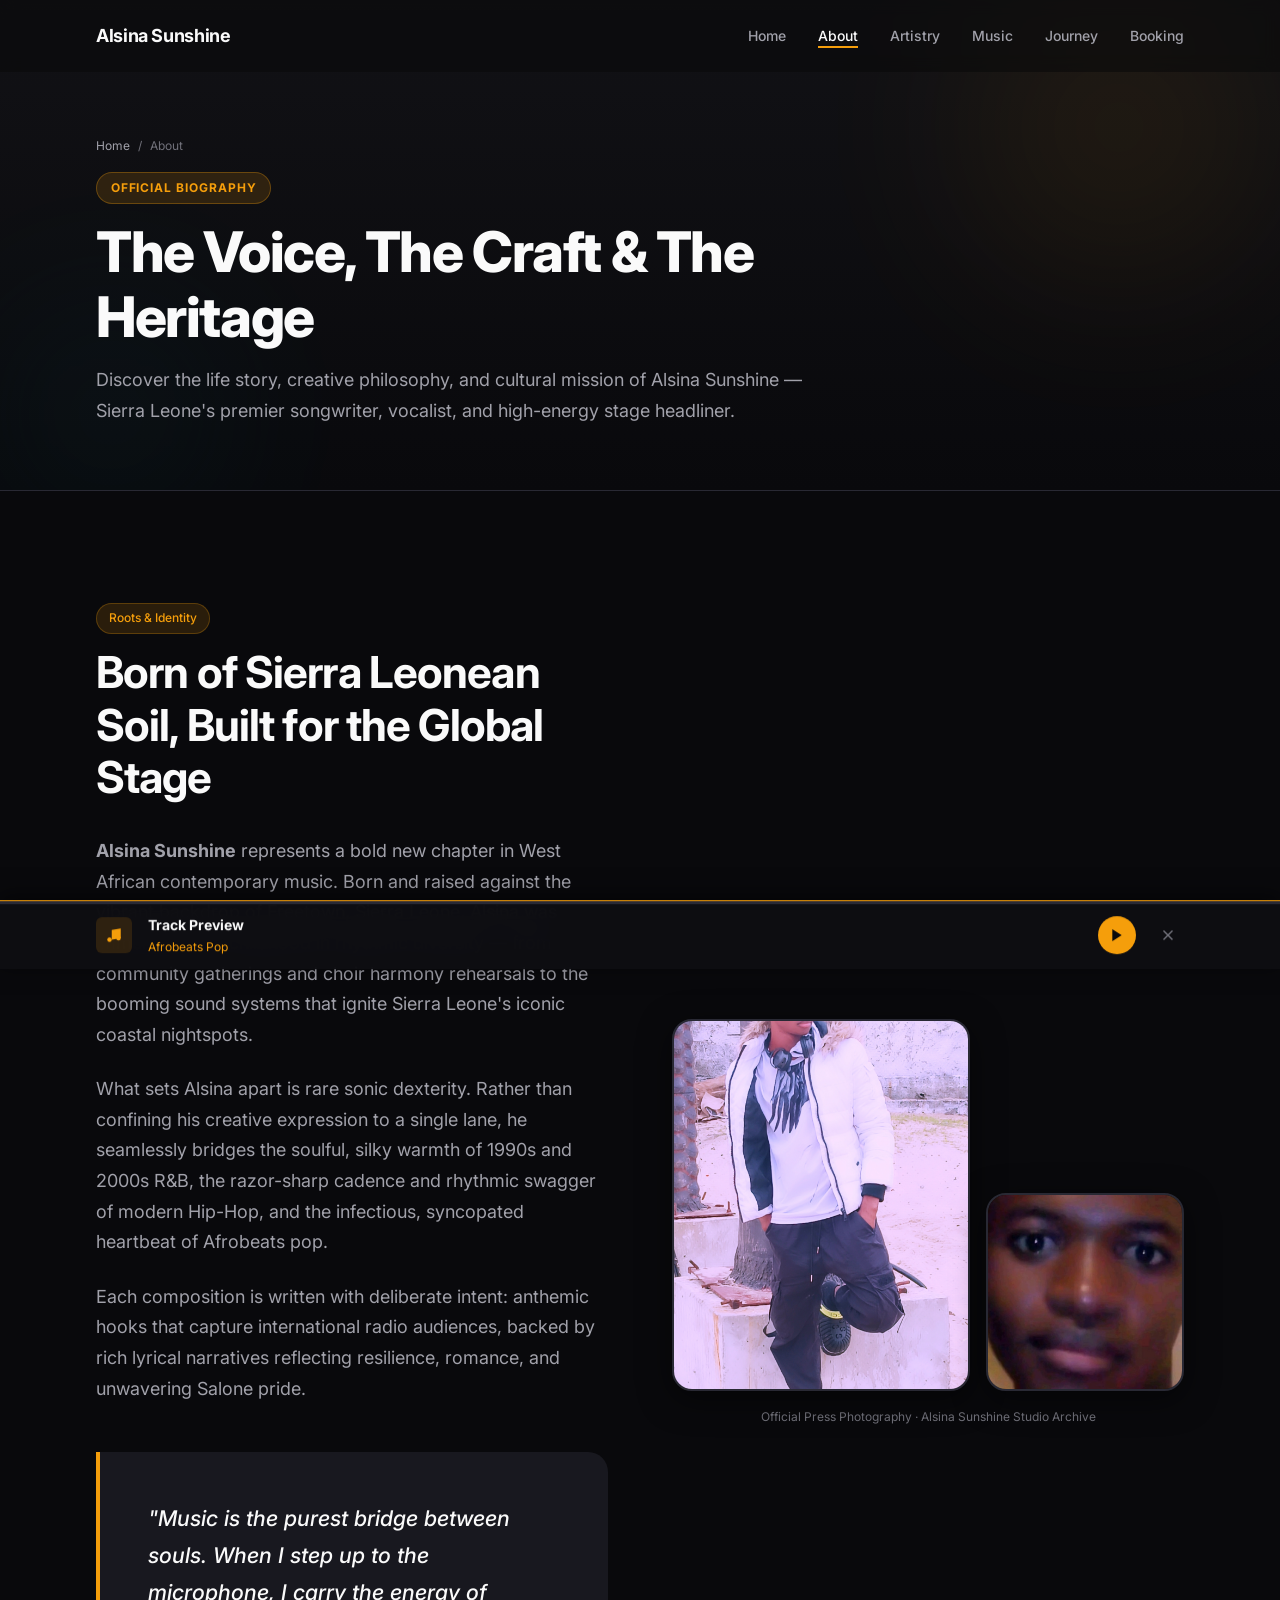
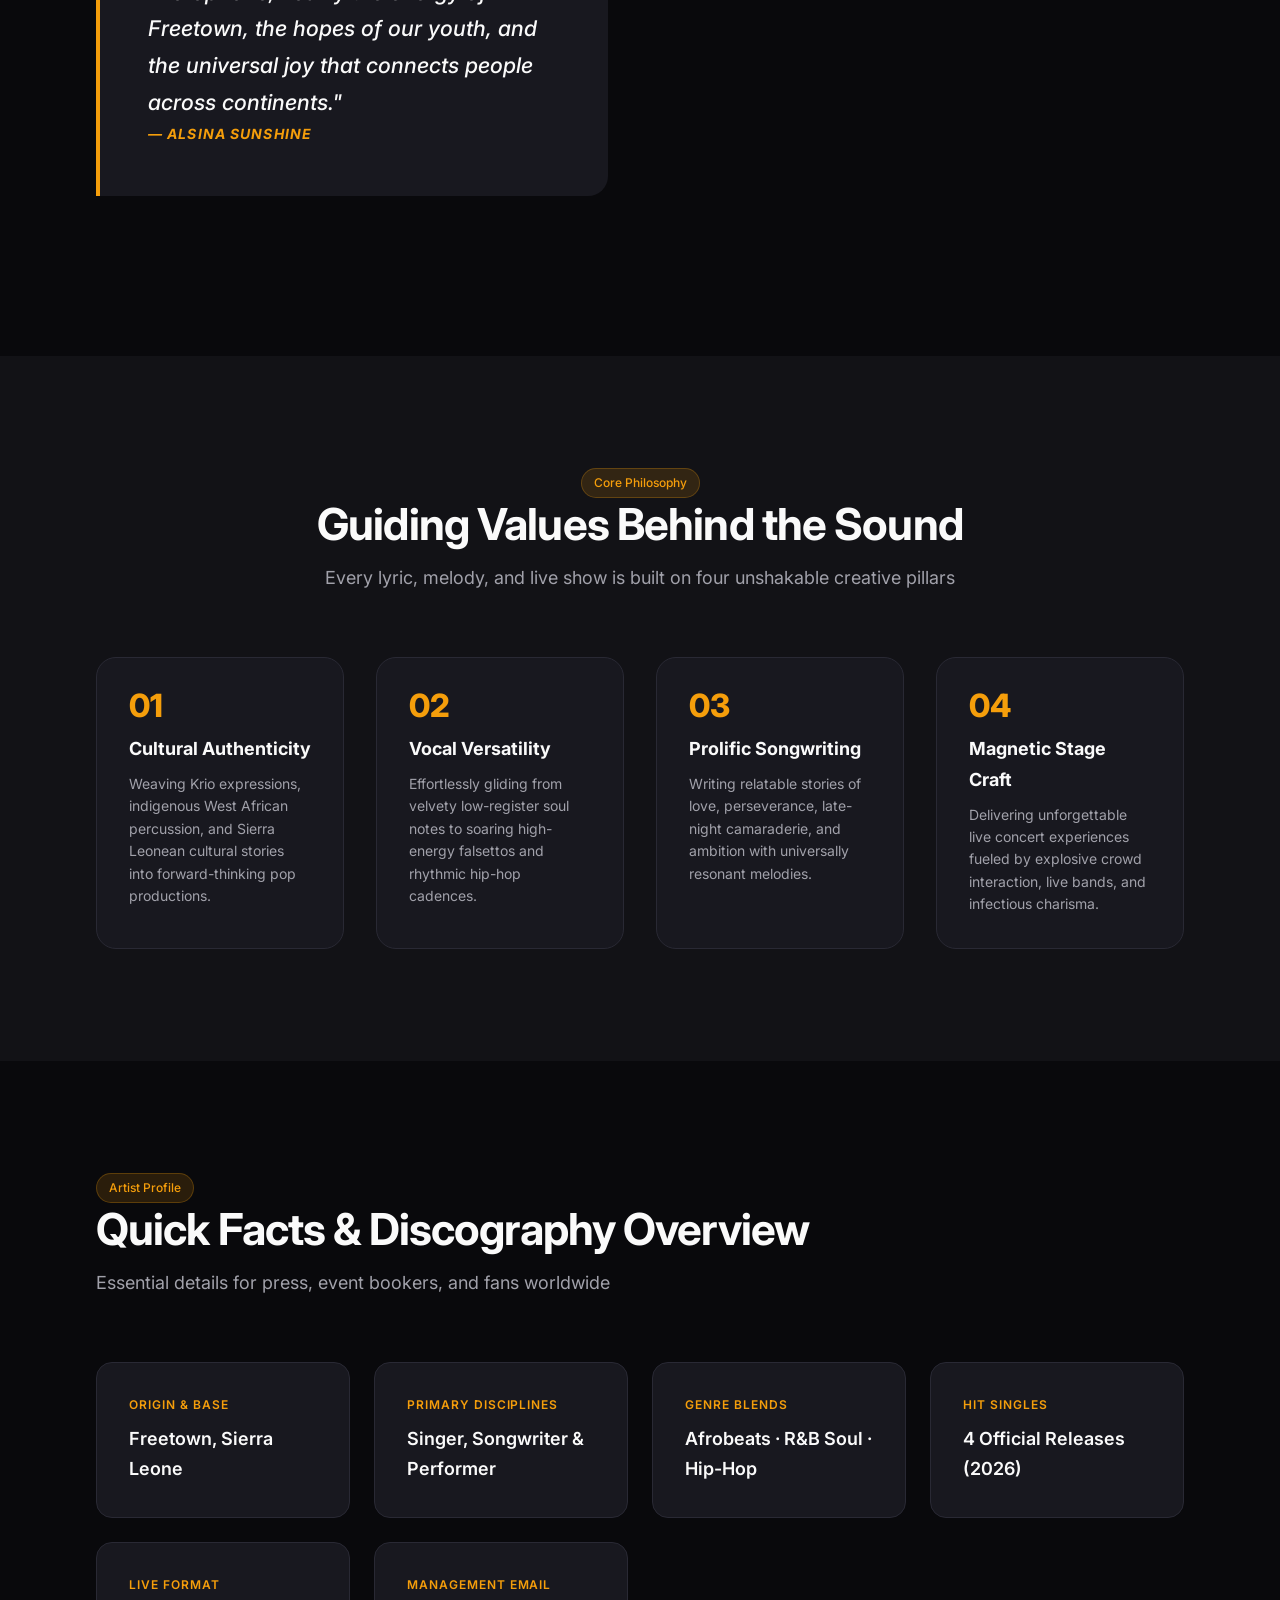
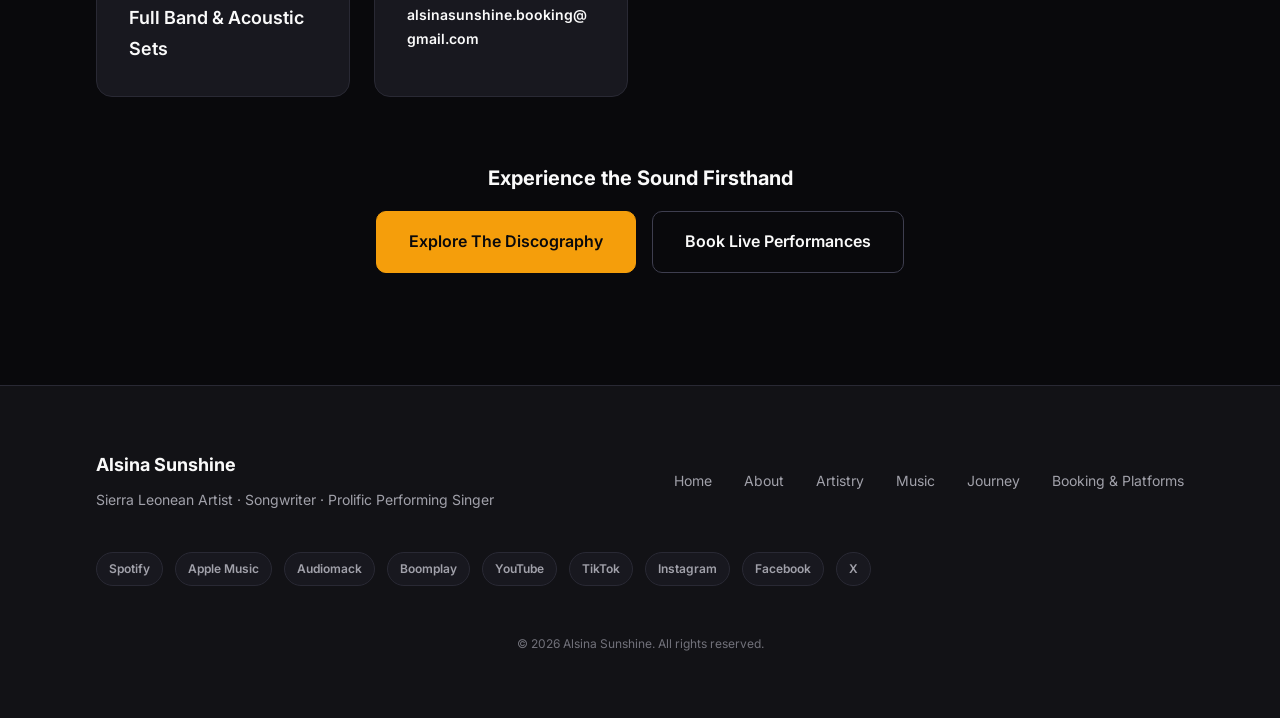
<file: alsinasunshine/about.html>
<!DOCTYPE html>
<html lang="en">
<head>
  <meta charset="UTF-8">
  <meta name="viewport" content="width=device-width, initial-scale=1.0">
  <meta name="description" content="Biography and artistic background of Alsina Sunshine — Sierra Leonean singer, songwriter, and prolific performing artist bringing modern Afrobeats, R&B, and Hip-Hop to global stages.">
  <meta name="author" content="Alsina Sunshine">

  <!-- Open Graph -->
  <meta property="og:title" content="About Alsina Sunshine | Sierra Leonean Recording Artist">
  <meta property="og:description" content="Discover the biography, musical roots, vocal versatility, and cultural mission of Alsina Sunshine.">
  <meta property="og:type" content="profile">
  <meta property="og:url" content="about.html">

  <title>About | Alsina Sunshine — Sierra Leonean Artist &amp; Performer</title>

  <!-- Favicon -->
  <link rel="icon" href="data:image/svg+xml,<svg xmlns='http://www.w3.org/2000/svg' viewBox='0 0 100 100'><text y='.9em' font-size='90'>☀️</text></svg>">

  <!-- Fonts -->
  <link rel="preconnect" href="https://fonts.googleapis.com">
  <link rel="preconnect" href="https://fonts.gstatic.com" crossorigin>
  <link href="https://fonts.googleapis.com/css2?family=Inter:wght@400;500;600;700;800&display=swap" rel="stylesheet">

  <link rel="stylesheet" href="css/style.css">
</head>
<body>

  <a href="#main" class="skip-link">Skip to main content</a>

  <!-- Header -->
  <header class="header" id="header">
    <nav class="nav container" aria-label="Main navigation">
      <a href="index.html" class="nav__logo">Alsina Sunshine</a>

      <ul class="nav__list nav__list--desktop">
        <li><a href="index.html" class="nav__link">Home</a></li>
        <li><a href="about.html" class="nav__link active">About</a></li>
        <li><a href="artistry.html" class="nav__link">Artistry</a></li>
        <li><a href="music.html" class="nav__link">Music</a></li>
        <li><a href="journey.html" class="nav__link">Journey</a></li>
        <li><a href="booking.html" class="nav__link">Booking</a></li>
      </ul>

      <button class="nav__toggle" id="nav-toggle" aria-expanded="false" aria-controls="mobile-menu" aria-label="Toggle navigation">
        <span class="nav__toggle-bar"></span>
        <span class="nav__toggle-bar"></span>
        <span class="nav__toggle-bar"></span>
      </button>

      <div class="nav__mobile" id="mobile-menu" aria-hidden="true">
        <ul class="nav__list nav__list--mobile">
          <li><a href="index.html" class="nav__link">Home</a></li>
          <li><a href="about.html" class="nav__link active">About</a></li>
          <li><a href="artistry.html" class="nav__link">Artistry</a></li>
          <li><a href="music.html" class="nav__link">Music</a></li>
          <li><a href="journey.html" class="nav__link">Journey</a></li>
          <li><a href="booking.html" class="nav__link">Booking</a></li>
        </ul>
      </div>
    </nav>
  </header>

  <main id="main">

    <!-- Page Hero Banner -->
    <section class="page-hero" aria-labelledby="page-title">
      <div class="page-hero__bg" aria-hidden="true">
        <div class="page-hero__orb page-hero__orb--1"></div>
        <div class="page-hero__orb page-hero__orb--2"></div>
      </div>

      <div class="container">
        <div class="page-hero__content reveal">
          <nav class="page-hero__breadcrumb" aria-label="Breadcrumb">
            <a href="index.html">Home</a>
            <span aria-hidden="true">/</span>
            <span aria-current="page">About</span>
          </nav>
          <span class="page-hero__badge">Official Biography</span>
          <h1 class="page-hero__title" id="page-title">The Voice, The Craft &amp; The Heritage</h1>
          <p class="page-hero__subtitle">Discover the life story, creative philosophy, and cultural mission of Alsina Sunshine — Sierra Leone's premier songwriter, vocalist, and high-energy stage headliner.</p>
        </div>
      </div>
    </section>

    <!-- Biography & Visual Story -->
    <section class="section">
      <div class="container">
        <div class="about-story-grid">

          <!-- Left Column: Narrative -->
          <div class="about__narrative reveal">
            <header class="section-header" style="margin-bottom: var(--space-xl);">
              <span class="tag" style="margin-bottom: var(--space-sm);">Roots &amp; Identity</span>
              <h2 class="section-title">Born of Sierra Leonean Soil, Built for the Global Stage</h2>
            </header>

            <div class="about__text">
              <p><strong>Alsina Sunshine</strong> represents a bold new chapter in West African contemporary music. Born and raised against the vibrant backdrop of Freetown, Sierra Leone, Alsina was immersed from childhood in rhythmic diversity — from community gatherings and choir harmony rehearsals to the booming sound systems that ignite Sierra Leone's iconic coastal nightspots.</p>

              <p>What sets Alsina apart is rare sonic dexterity. Rather than confining his creative expression to a single lane, he seamlessly bridges the soulful, silky warmth of 1990s and 2000s R&amp;B, the razor-sharp cadence and rhythmic swagger of modern Hip-Hop, and the infectious, syncopated heartbeat of Afrobeats pop.</p>

              <p>Each composition is written with deliberate intent: anthemic hooks that capture international radio audiences, backed by rich lyrical narratives reflecting resilience, romance, and unwavering Salone pride.</p>
            </div>

            <!-- Pull Quote -->
            <blockquote class="quote-highlight reveal">
              <p>"Music is the purest bridge between souls. When I step up to the microphone, I carry the energy of Freetown, the hopes of our youth, and the universal joy that connects people across continents."</p>
              <cite class="quote-highlight__author">— Alsina Sunshine</cite>
            </blockquote>
          </div>

          <!-- Right Column: Dual Visual Showcase -->
          <div class="about__imagery reveal">
            <div class="dual-photo-frame">
              <figure class="photo-card photo-card--primary">
                <img
                  src="images/profile.png"
                  alt="Alsina Sunshine full artist portrait standing confident in signature style"
                  width="420"
                  height="525"
                  loading="eager"
                >
              </figure>
              <figure class="photo-card photo-card--secondary">
                <img
                  src="images/artist-portrait.png"
                  alt="Alsina Sunshine portrait headshot close-up"
                  width="320"
                  height="320"
                  loading="lazy"
                >
              </figure>
            </div>
            <p style="font-size: var(--font-size-xs); color: var(--text-muted); text-align: center; margin-top: var(--space-md);">
              Official Press Photography · Alsina Sunshine Studio Archive
            </p>
          </div>

        </div>
      </div>
    </section>

    <!-- Artistic Pillars & Values -->
    <section class="section section--alt">
      <div class="container">
        <header class="section-header reveal" style="text-align: center; max-width: 680px; margin-inline: auto;">
          <span class="tag">Core Philosophy</span>
          <h2 class="section-title">Guiding Values Behind the Sound</h2>
          <p class="section-subtitle">Every lyric, melody, and live show is built on four unshakable creative pillars</p>
        </header>

        <div class="values-grid">
          <article class="value-card reveal">
            <div class="value-card__num">01</div>
            <h3 class="value-card__title">Cultural Authenticity</h3>
            <p class="value-card__text">Weaving Krio expressions, indigenous West African percussion, and Sierra Leonean cultural stories into forward-thinking pop productions.</p>
          </article>

          <article class="value-card reveal">
            <div class="value-card__num">02</div>
            <h3 class="value-card__title">Vocal Versatility</h3>
            <p class="value-card__text">Effortlessly gliding from velvety low-register soul notes to soaring high-energy falsettos and rhythmic hip-hop cadences.</p>
          </article>

          <article class="value-card reveal">
            <div class="value-card__num">03</div>
            <h3 class="value-card__title">Prolific Songwriting</h3>
            <p class="value-card__text">Writing relatable stories of love, perseverance, late-night camaraderie, and ambition with universally resonant melodies.</p>
          </article>

          <article class="value-card reveal">
            <div class="value-card__num">04</div>
            <h3 class="value-card__title">Magnetic Stage Craft</h3>
            <p class="value-card__text">Delivering unforgettable live concert experiences fueled by explosive crowd interaction, live bands, and infectious charisma.</p>
          </article>
        </div>
      </div>
    </section>

    <!-- Fast Facts & Attributes Grid -->
    <section class="section">
      <div class="container">
        <header class="section-header reveal">
          <span class="tag">Artist Profile</span>
          <h2 class="section-title">Quick Facts &amp; Discography Overview</h2>
          <p class="section-subtitle">Essential details for press, event bookers, and fans worldwide</p>
        </header>

        <div class="about__cards reveal">
          <article class="info-card">
            <h3 class="info-card__label">Origin &amp; Base</h3>
            <p class="info-card__value">Freetown, Sierra Leone</p>
          </article>

          <article class="info-card">
            <h3 class="info-card__label">Primary Disciplines</h3>
            <p class="info-card__value">Singer, Songwriter &amp; Performer</p>
          </article>

          <article class="info-card">
            <h3 class="info-card__label">Genre Blends</h3>
            <p class="info-card__value">Afrobeats · R&amp;B Soul · Hip-Hop</p>
          </article>

          <article class="info-card">
            <h3 class="info-card__label">Hit Singles</h3>
            <p class="info-card__value">4 Official Releases (2026)</p>
          </article>

          <article class="info-card">
            <h3 class="info-card__label">Live Format</h3>
            <p class="info-card__value">Full Band &amp; Acoustic Sets</p>
          </article>

          <article class="info-card">
            <h3 class="info-card__label">Management Email</h3>
            <p class="info-card__value" style="font-size: var(--font-size-sm); word-break: break-all;">alsinasunshine.booking@gmail.com</p>
          </article>
        </div>

        <!-- Next Step CTA -->
        <div class="reveal" style="text-align: center; margin-top: var(--space-3xl);">
          <h3 style="font-size: var(--font-size-xl); font-weight: 700; margin-bottom: var(--space-md);">Experience the Sound Firsthand</h3>
          <div style="display: flex; gap: var(--space-md); justify-content: center; flex-wrap: wrap;">
            <a href="music.html" class="btn btn--primary btn--large">Explore The Discography</a>
            <a href="booking.html" class="btn btn--outline btn--large">Book Live Performances</a>
          </div>
        </div>

      </div>
    </section>

  </main>

  <!-- Footer -->
  <footer class="footer">
    <div class="container footer__inner">
      <div class="footer__brand">
        <p class="footer__name">Alsina Sunshine</p>
        <p class="footer__tagline">Sierra Leonean Artist · Songwriter · Prolific Performing Singer</p>
      </div>

      <nav class="footer__nav" aria-label="Footer navigation">
        <a href="index.html" class="footer__link">Home</a>
        <a href="about.html" class="footer__link">About</a>
        <a href="artistry.html" class="footer__link">Artistry</a>
        <a href="music.html" class="footer__link">Music</a>
        <a href="journey.html" class="footer__link">Journey</a>
        <a href="booking.html" class="footer__link">Booking &amp; Platforms</a>
      </nav>

      <!-- Footer Social Icons -->
      <div class="footer__social" aria-label="Official platform links">
        <a href="https://open.spotify.com/artist/alsinasunshine" target="_blank" rel="noopener noreferrer" class="social-pill" aria-label="Spotify">Spotify</a>
        <a href="https://music.apple.com/artist/alsina-sunshine" target="_blank" rel="noopener noreferrer" class="social-pill" aria-label="Apple Music">Apple Music</a>
        <a href="https://audiomack.com/alsinasunshine" target="_blank" rel="noopener noreferrer" class="social-pill" aria-label="Audiomack">Audiomack</a>
        <a href="https://www.boomplay.com/artists/alsinasunshine" target="_blank" rel="noopener noreferrer" class="social-pill" aria-label="Boomplay">Boomplay</a>
        <a href="https://youtube.com/@alsinasunshine" target="_blank" rel="noopener noreferrer" class="social-pill" aria-label="YouTube">YouTube</a>
        <a href="https://tiktok.com/@alsinasunshine" target="_blank" rel="noopener noreferrer" class="social-pill" aria-label="TikTok">TikTok</a>
        <a href="https://instagram.com/alsinasunshine" target="_blank" rel="noopener noreferrer" class="social-pill" aria-label="Instagram">Instagram</a>
        <a href="https://facebook.com/alsinasunshinemusic" target="_blank" rel="noopener noreferrer" class="social-pill" aria-label="Facebook">Facebook</a>
        <a href="https://x.com/alsinasunshine" target="_blank" rel="noopener noreferrer" class="social-pill" aria-label="X (Twitter)">X</a>
      </div>

      <p class="footer__copy">&copy; 2026 Alsina Sunshine. All rights reserved.</p>
    </div>
  </footer>

  <!-- Sticky Mini Audio Player Bar -->
  <aside class="player-bar" id="player-bar" aria-label="Audio preview player">
    <div class="player-bar__progress-track">
      <div class="player-bar__progress-fill" id="player-bar-progress-fill"></div>
    </div>
    <div class="player-bar__inner">
      <div class="player-bar__track-info">
        <div class="player-bar__icon" aria-hidden="true">
          <svg viewBox="0 0 24 24" fill="currentColor"><path d="M9 18V5l12-2v13"/><circle cx="6" cy="18" r="3"/><circle cx="18" cy="16" r="3"/></svg>
        </div>
        <div class="player-bar__meta">
          <p class="player-bar__title" id="player-bar-title">Track Preview</p>
          <p class="player-bar__genre" id="player-bar-genre">Afrobeats Pop</p>
        </div>
      </div>
      <div class="player-bar__controls">
        <button class="player-bar__play-btn" id="player-bar-play-btn" aria-label="Play preview">
          <svg viewBox="0 0 24 24"><polygon points="5 3 19 12 5 21 5 3"/></svg>
        </button>
        <button class="player-bar__close-btn" id="player-bar-close-btn" aria-label="Close player">
          <svg viewBox="0 0 24 24" fill="none" stroke="currentColor" stroke-width="2"><line x1="18" y1="6" x2="6" y2="18"/><line x1="6" y1="6" x2="18" y2="18"/></svg>
        </button>
      </div>
    </div>
  </aside>

  <script src="js/script.js"></script>
</body>
</html>
</file>
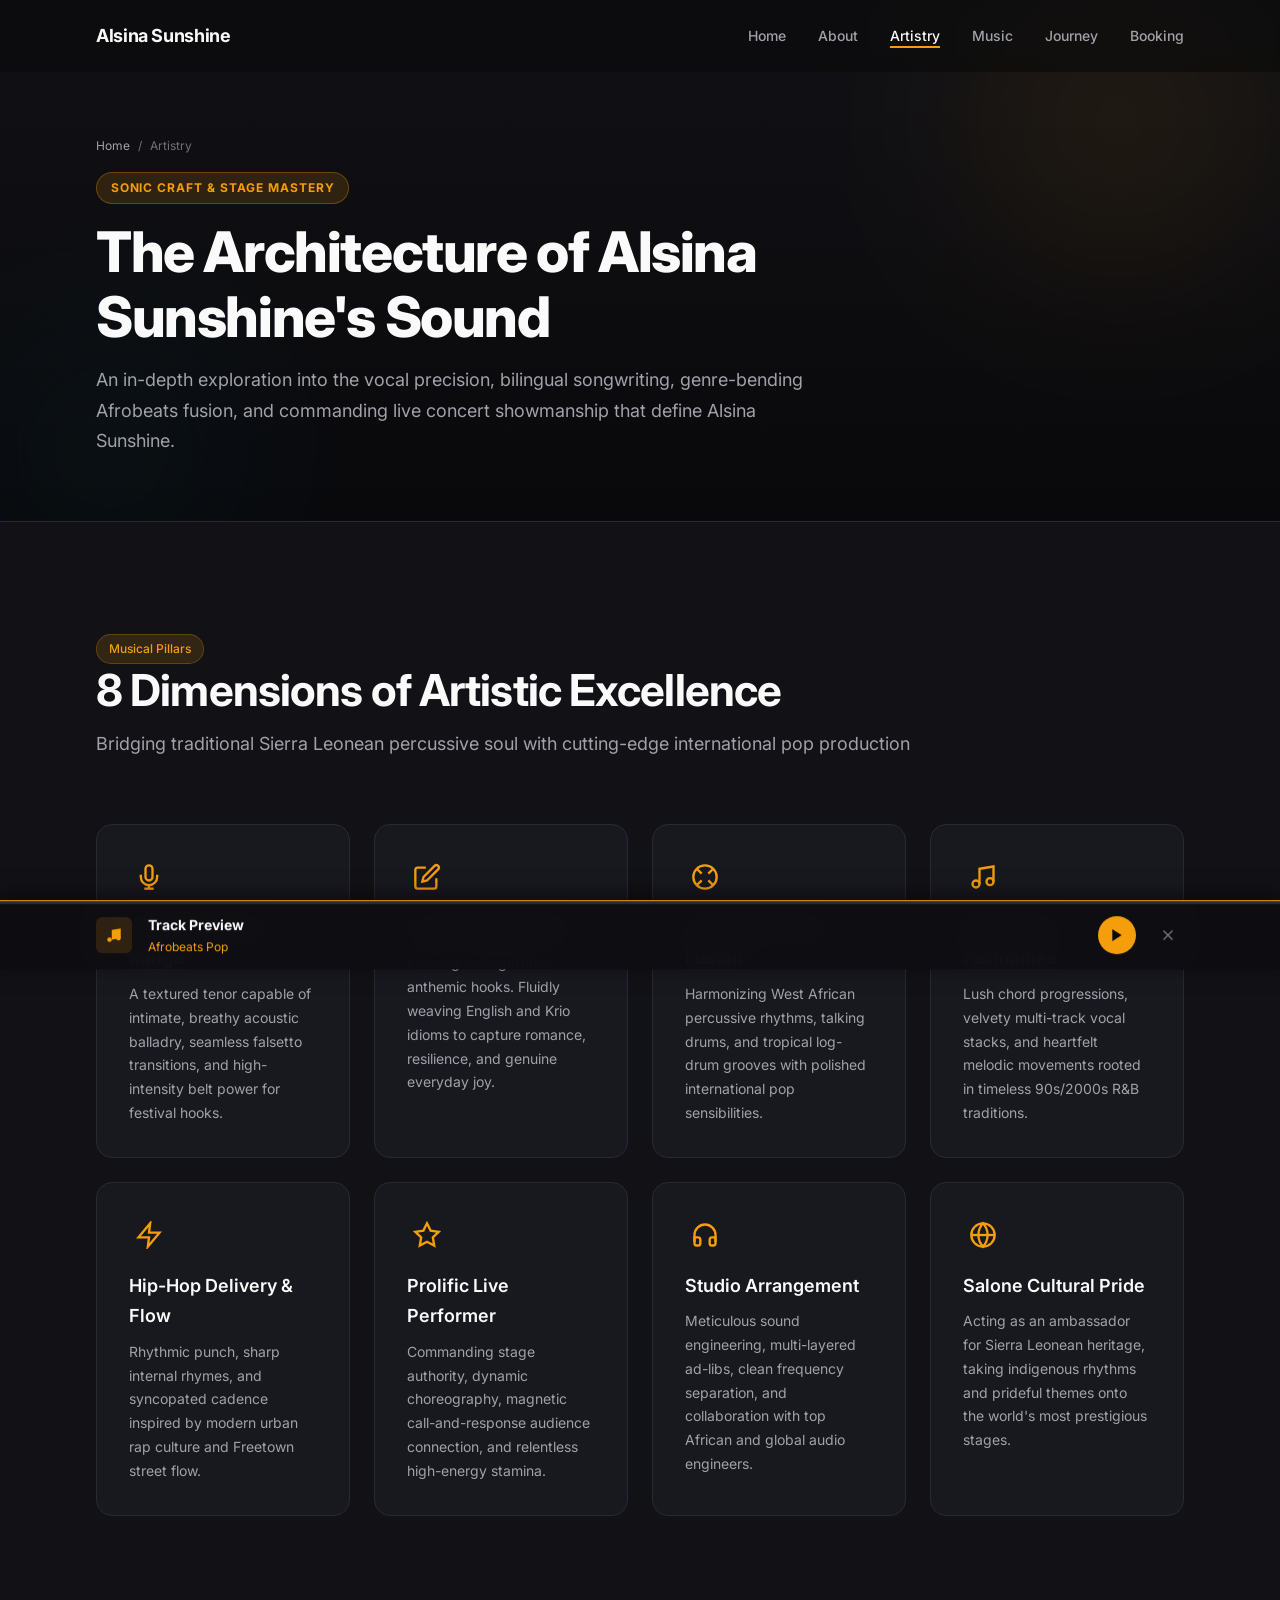
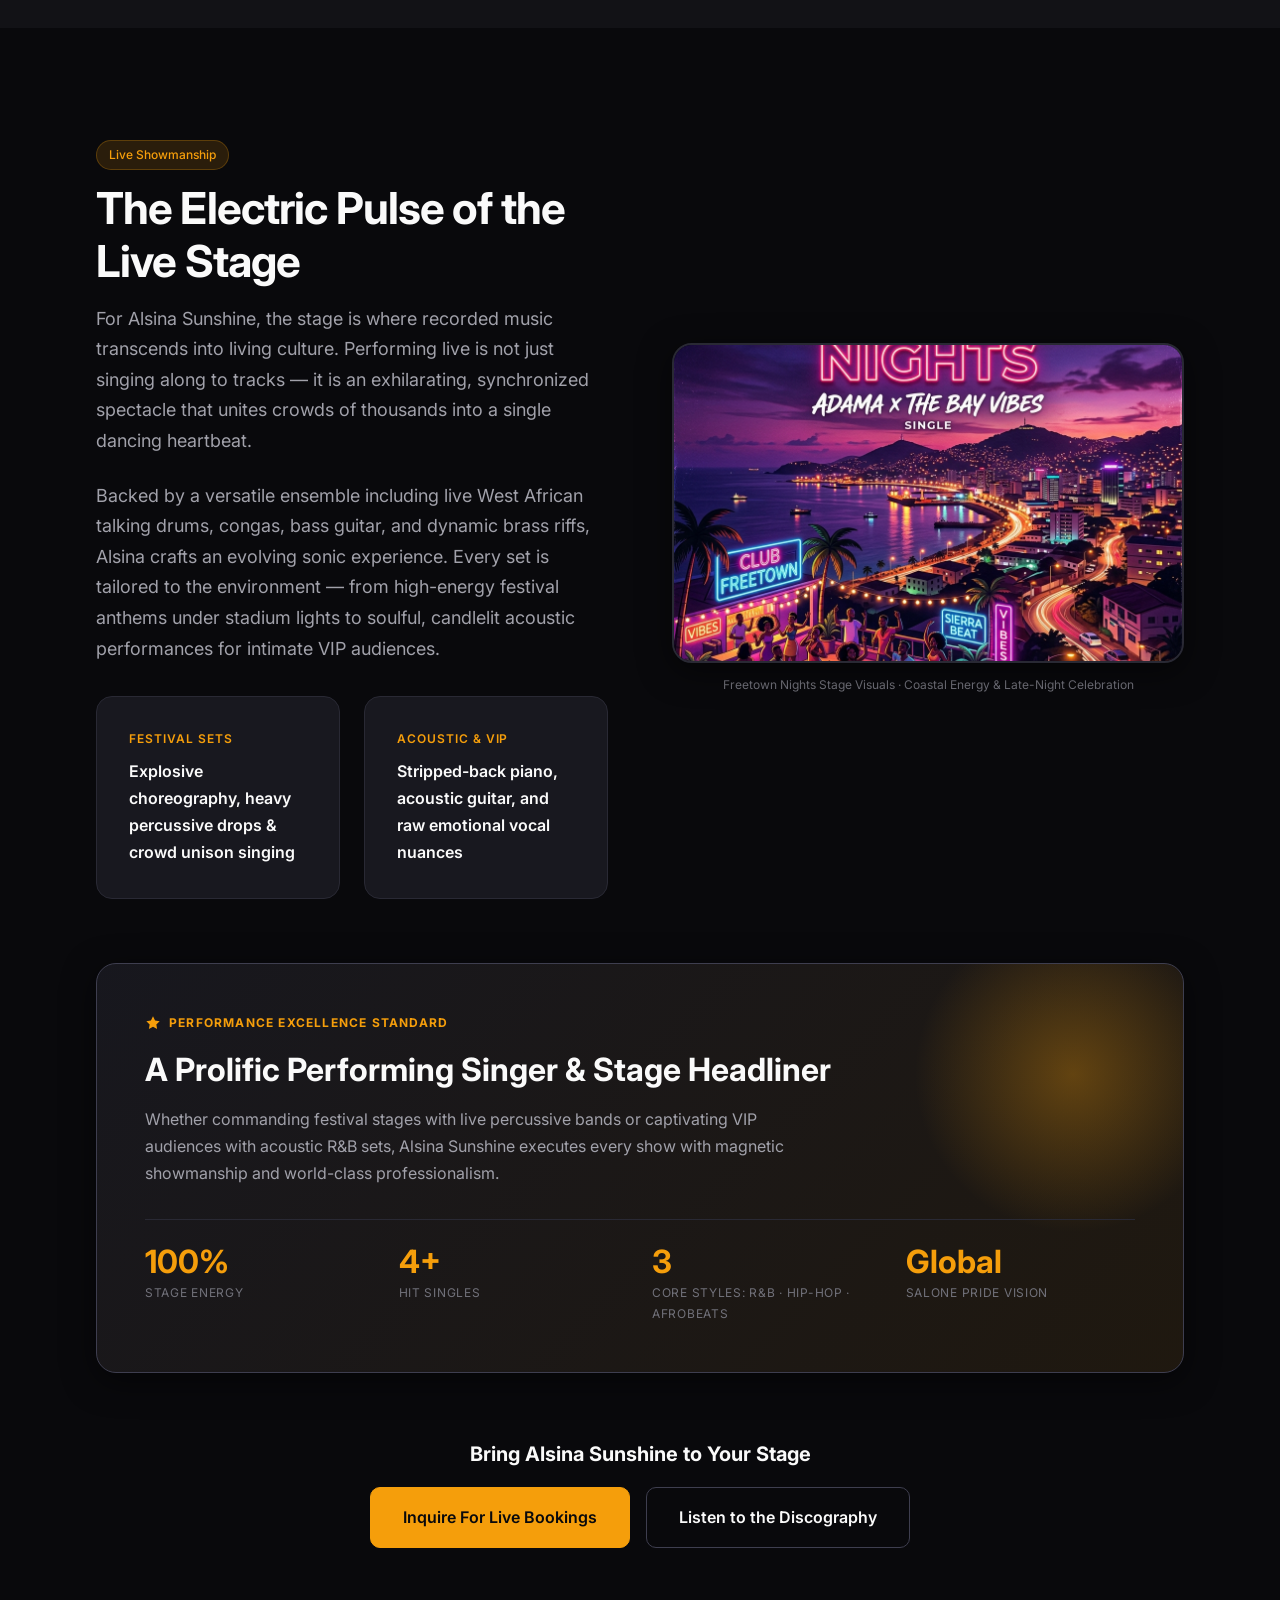
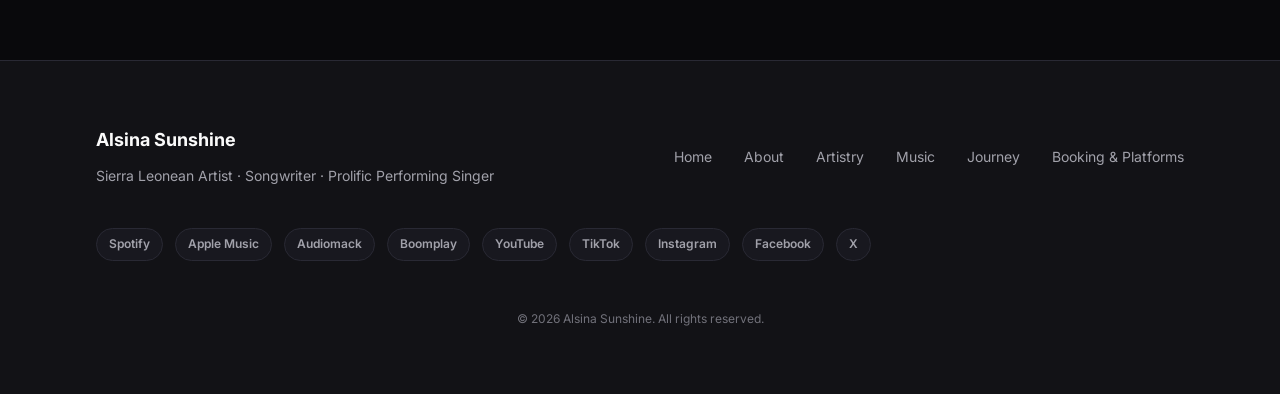
<file: alsinasunshine/artistry.html>
<!DOCTYPE html>
<html lang="en">
<head>
  <meta charset="UTF-8">
  <meta name="viewport" content="width=device-width, initial-scale=1.0">
  <meta name="description" content="Explore the musical craft, vocal dexterity, songwriting, and live performance mastery of Sierra Leonean recording artist Alsina Sunshine.">
  <meta name="author" content="Alsina Sunshine">

  <!-- Open Graph -->
  <meta property="og:title" content="Artistry &amp; Musical Craft | Alsina Sunshine">
  <meta property="og:description" content="Dive deep into the vocal mastery, songwriting, Afrobeats pop fusion, and live concert energy of Alsina Sunshine.">
  <meta property="og:type" content="website">
  <meta property="og:url" content="artistry.html">

  <title>Artistry | Alsina Sunshine — Musical Craft, Vocal Mastery &amp; Stage Performance</title>

  <!-- Favicon -->
  <link rel="icon" href="data:image/svg+xml,<svg xmlns='http://www.w3.org/2000/svg' viewBox='0 0 100 100'><text y='.9em' font-size='90'>☀️</text></svg>">

  <!-- Fonts -->
  <link rel="preconnect" href="https://fonts.googleapis.com">
  <link rel="preconnect" href="https://fonts.gstatic.com" crossorigin>
  <link href="https://fonts.googleapis.com/css2?family=Inter:wght@400;500;600;700;800&display=swap" rel="stylesheet">

  <link rel="stylesheet" href="css/style.css">
</head>
<body>

  <a href="#main" class="skip-link">Skip to main content</a>

  <!-- Header -->
  <header class="header" id="header">
    <nav class="nav container" aria-label="Main navigation">
      <a href="index.html" class="nav__logo">Alsina Sunshine</a>

      <ul class="nav__list nav__list--desktop">
        <li><a href="index.html" class="nav__link">Home</a></li>
        <li><a href="about.html" class="nav__link">About</a></li>
        <li><a href="artistry.html" class="nav__link active">Artistry</a></li>
        <li><a href="music.html" class="nav__link">Music</a></li>
        <li><a href="journey.html" class="nav__link">Journey</a></li>
        <li><a href="booking.html" class="nav__link">Booking</a></li>
      </ul>

      <button class="nav__toggle" id="nav-toggle" aria-expanded="false" aria-controls="mobile-menu" aria-label="Toggle navigation">
        <span class="nav__toggle-bar"></span>
        <span class="nav__toggle-bar"></span>
        <span class="nav__toggle-bar"></span>
      </button>

      <div class="nav__mobile" id="mobile-menu" aria-hidden="true">
        <ul class="nav__list nav__list--mobile">
          <li><a href="index.html" class="nav__link">Home</a></li>
          <li><a href="about.html" class="nav__link">About</a></li>
          <li><a href="artistry.html" class="nav__link active">Artistry</a></li>
          <li><a href="music.html" class="nav__link">Music</a></li>
          <li><a href="journey.html" class="nav__link">Journey</a></li>
          <li><a href="booking.html" class="nav__link">Booking</a></li>
        </ul>
      </div>
    </nav>
  </header>

  <main id="main">

    <!-- Page Hero Banner -->
    <section class="page-hero" aria-labelledby="artistry-title">
      <div class="page-hero__bg" aria-hidden="true">
        <div class="page-hero__orb page-hero__orb--1"></div>
        <div class="page-hero__orb page-hero__orb--2"></div>
      </div>

      <div class="container">
        <div class="page-hero__content reveal">
          <nav class="page-hero__breadcrumb" aria-label="Breadcrumb">
            <a href="index.html">Home</a>
            <span aria-hidden="true">/</span>
            <span aria-current="page">Artistry</span>
          </nav>
          <span class="page-hero__badge">Sonic Craft &amp; Stage Mastery</span>
          <h1 class="page-hero__title" id="artistry-title">The Architecture of Alsina Sunshine's Sound</h1>
          <p class="page-hero__subtitle">An in-depth exploration into the vocal precision, bilingual songwriting, genre-bending Afrobeats fusion, and commanding live concert showmanship that define Alsina Sunshine.</p>
        </div>
      </div>
    </section>

    <!-- 8 Pillars of Musical Craft -->
    <section class="skills section section--alt">
      <div class="container">
        <header class="section-header reveal">
          <span class="tag">Musical Pillars</span>
          <h2 class="section-title">8 Dimensions of Artistic Excellence</h2>
          <p class="section-subtitle">Bridging traditional Sierra Leonean percussive soul with cutting-edge international pop production</p>
        </header>

        <div class="skills__grid">
          <!-- Pillar 1: Vocal Mastery -->
          <article class="skill-card reveal">
            <div class="skill-card__icon" aria-hidden="true">
              <svg viewBox="0 0 24 24" fill="none" stroke="currentColor" stroke-width="2"><path d="M12 2a3 3 0 0 0-3 3v7a3 3 0 0 0 6 0V5a3 3 0 0 0-3-3Z"/><path d="M19 10v2a7 7 0 0 1-14 0v-2"/><line x1="12" x2="12" y1="19" y2="22"/><line x1="8" x2="16" y1="22" y2="22"/></svg>
            </div>
            <h3 class="skill-card__title">Vocal Mastery &amp; Range</h3>
            <p class="skill-card__desc">A textured tenor capable of intimate, breathy acoustic balladry, seamless falsetto transitions, and high-intensity belt power for festival hooks.</p>
          </article>

          <!-- Pillar 2: Songwriting -->
          <article class="skill-card reveal">
            <div class="skill-card__icon" aria-hidden="true">
              <svg viewBox="0 0 24 24" fill="none" stroke="currentColor" stroke-width="2"><path d="M11 4H4a2 2 0 0 0-2 2v14a2 2 0 0 0 2 2h14a2 2 0 0 0 2-2v-7"/><path d="M18.5 2.5a2.121 2.121 0 0 1 3 3L12 15l-4 1 1-4 9.5-9.5z"/></svg>
            </div>
            <h3 class="skill-card__title">Lyrical Storytelling</h3>
            <p class="skill-card__desc">Penning unforgettable anthemic hooks. Fluidly weaving English and Krio idioms to capture romance, resilience, and genuine everyday joy.</p>
          </article>

          <!-- Pillar 3: Afrobeats Fusion -->
          <article class="skill-card reveal">
            <div class="skill-card__icon" aria-hidden="true">
              <svg viewBox="0 0 24 24" fill="none" stroke="currentColor" stroke-width="2"><circle cx="12" cy="12" r="10"/><path d="m4.93 4.93 4.24 4.24"/><path d="m14.83 9.17 4.24-4.24"/><path d="m14.83 14.83 4.24 4.24"/><path d="m9.17 14.83-4.24 4.24"/></svg>
            </div>
            <h3 class="skill-card__title">Afrobeats &amp; Pop Fusion</h3>
            <p class="skill-card__desc">Harmonizing West African percussive rhythms, talking drums, and tropical log-drum grooves with polished international pop sensibilities.</p>
          </article>

          <!-- Pillar 4: R&B Soul -->
          <article class="skill-card reveal">
            <div class="skill-card__icon" aria-hidden="true">
              <svg viewBox="0 0 24 24" fill="none" stroke="currentColor" stroke-width="2"><path d="M9 18V5l12-2v13"/><circle cx="6" cy="18" r="3"/><circle cx="18" cy="16" r="3"/></svg>
            </div>
            <h3 class="skill-card__title">R&amp;B Soul &amp; Harmonies</h3>
            <p class="skill-card__desc">Lush chord progressions, velvety multi-track vocal stacks, and heartfelt melodic movements rooted in timeless 90s/2000s R&amp;B traditions.</p>
          </article>

          <!-- Pillar 5: Hip-Hop Cadence -->
          <article class="skill-card reveal">
            <div class="skill-card__icon" aria-hidden="true">
              <svg viewBox="0 0 24 24" fill="none" stroke="currentColor" stroke-width="2"><polygon points="13 2 3 14 12 14 11 22 21 10 12 10 13 2"/></svg>
            </div>
            <h3 class="skill-card__title">Hip-Hop Delivery &amp; Flow</h3>
            <p class="skill-card__desc">Rhythmic punch, sharp internal rhymes, and syncopated cadence inspired by modern urban rap culture and Freetown street flow.</p>
          </article>

          <!-- Pillar 6: Prolific Live Performer -->
          <article class="skill-card reveal">
            <div class="skill-card__icon" aria-hidden="true">
              <svg viewBox="0 0 24 24" fill="none" stroke="currentColor" stroke-width="2"><polygon points="12 2 15.09 8.26 22 9.27 17 14.14 18.18 21.02 12 17.77 5.82 21.02 7 14.14 2 9.27 8.91 8.26 12 2"/></svg>
            </div>
            <h3 class="skill-card__title">Prolific Live Performer</h3>
            <p class="skill-card__desc">Commanding stage authority, dynamic choreography, magnetic call-and-response audience connection, and relentless high-energy stamina.</p>
          </article>

          <!-- Pillar 7: Studio Production -->
          <article class="skill-card reveal">
            <div class="skill-card__icon" aria-hidden="true">
              <svg viewBox="0 0 24 24" fill="none" stroke="currentColor" stroke-width="2"><path d="M3 18v-6a9 9 0 0 1 18 0v6"/><path d="M21 19a2 2 0 0 1-2 2h-1a2 2 0 0 1-2-2v-3a2 2 0 0 1 2-2h3zM3 19a2 2 0 0 0 2 2h1a2 2 0 0 0 2-2v-3a2 2 0 0 0-2-2H3z"/></svg>
            </div>
            <h3 class="skill-card__title">Studio Arrangement</h3>
            <p class="skill-card__desc">Meticulous sound engineering, multi-layered ad-libs, clean frequency separation, and collaboration with top African and global audio engineers.</p>
          </article>

          <!-- Pillar 8: Cultural Pride -->
          <article class="skill-card reveal">
            <div class="skill-card__icon" aria-hidden="true">
              <svg viewBox="0 0 24 24" fill="none" stroke="currentColor" stroke-width="2"><circle cx="12" cy="12" r="10"/><line x1="2" x2="22" y1="12" y2="12"/><path d="M12 2a15.3 15.3 0 0 1 4 10 15.3 15.3 0 0 1-4 10 15.3 15.3 0 0 1-4-10 15.3 15.3 0 0 1 4-10z"/></svg>
            </div>
            <h3 class="skill-card__title">Salone Cultural Pride</h3>
            <p class="skill-card__desc">Acting as an ambassador for Sierra Leonean heritage, taking indigenous rhythms and prideful themes onto the world's most prestigious stages.</p>
          </article>
        </div>
      </div>
    </section>

    <!-- Deep Dive: Live Showmanship & Stage Craft -->
    <section class="section">
      <div class="container">
        <div class="about-story-grid">
          <div class="reveal">
            <span class="tag" style="margin-bottom: var(--space-sm);">Live Showmanship</span>
            <h2 class="section-title">The Electric Pulse of the Live Stage</h2>
            <div class="about__text" style="margin-top: var(--space-md);">
              <p>For Alsina Sunshine, the stage is where recorded music transcends into living culture. Performing live is not just singing along to tracks — it is an exhilarating, synchronized spectacle that unites crowds of thousands into a single dancing heartbeat.</p>
              <p>Backed by a versatile ensemble including live West African talking drums, congas, bass guitar, and dynamic brass riffs, Alsina crafts an evolving sonic experience. Every set is tailored to the environment — from high-energy festival anthems under stadium lights to soulful, candlelit acoustic performances for intimate VIP audiences.</p>
            </div>

            <div class="about__cards" style="margin-top: var(--space-xl);">
              <article class="info-card">
                <h3 class="info-card__label">Festival Sets</h3>
                <p class="info-card__value" style="font-size: var(--font-size-base);">Explosive choreography, heavy percussive drops &amp; crowd unison singing</p>
              </article>
              <article class="info-card">
                <h3 class="info-card__label">Acoustic &amp; VIP</h3>
                <p class="info-card__value" style="font-size: var(--font-size-base);">Stripped-back piano, acoustic guitar, and raw emotional vocal nuances</p>
              </article>
            </div>
          </div>

          <div class="reveal">
            <figure class="photo-card" style="aspect-ratio: 16 / 10; max-width: 520px; margin-inline: auto;">
              <img
                src="images/cover-freetown-nights.jpg"
                alt="Freetown Nights concert energy representing Alsina Sunshine's live stage atmosphere"
                width="520"
                height="325"
                loading="lazy"
              >
            </figure>
            <p style="font-size: var(--font-size-xs); color: var(--text-muted); text-align: center; margin-top: var(--space-sm);">
              Freetown Nights Stage Visuals · Coastal Energy &amp; Late-Night Celebration
            </p>
          </div>
        </div>

        <!-- Performance Banner -->
        <article class="performance-banner reveal" style="margin-top: var(--space-3xl);">
          <div class="performance-banner__content">
            <span class="performance-banner__tag">
              <svg viewBox="0 0 24 24" width="16" height="16" fill="currentColor" aria-hidden="true"><polygon points="12 2 15.09 8.26 22 9.27 17 14.14 18.18 21.02 12 17.77 5.82 21.02 7 14.14 2 9.27 8.91 8.26 12 2"/></svg>
              Performance Excellence Standard
            </span>
            <h3 class="performance-banner__title">A Prolific Performing Singer &amp; Stage Headliner</h3>
            <p class="performance-banner__text">Whether commanding festival stages with live percussive bands or captivating VIP audiences with acoustic R&amp;B sets, Alsina Sunshine executes every show with magnetic showmanship and world-class professionalism.</p>

            <div class="performance-banner__stats">
              <div class="stat-item">
                <div class="stat-item__num">100%</div>
                <div class="stat-item__label">Stage Energy</div>
              </div>
              <div class="stat-item">
                <div class="stat-item__num">4+</div>
                <div class="stat-item__label">Hit Singles</div>
              </div>
              <div class="stat-item">
                <div class="stat-item__num">3</div>
                <div class="stat-item__label">Core Styles: R&amp;B · Hip-Hop · Afrobeats</div>
              </div>
              <div class="stat-item">
                <div class="stat-item__num">Global</div>
                <div class="stat-item__label">Salone Pride Vision</div>
              </div>
            </div>
          </div>
        </article>

        <!-- CTA -->
        <div class="reveal" style="text-align: center; margin-top: var(--space-3xl);">
          <h3 style="font-size: var(--font-size-xl); font-weight: 700; margin-bottom: var(--space-md);">Bring Alsina Sunshine to Your Stage</h3>
          <div style="display: flex; gap: var(--space-md); justify-content: center; flex-wrap: wrap;">
            <a href="booking.html" class="btn btn--primary btn--large">Inquire For Live Bookings</a>
            <a href="music.html" class="btn btn--outline btn--large">Listen to the Discography</a>
          </div>
        </div>

      </div>
    </section>

  </main>

  <!-- Footer -->
  <footer class="footer">
    <div class="container footer__inner">
      <div class="footer__brand">
        <p class="footer__name">Alsina Sunshine</p>
        <p class="footer__tagline">Sierra Leonean Artist · Songwriter · Prolific Performing Singer</p>
      </div>

      <nav class="footer__nav" aria-label="Footer navigation">
        <a href="index.html" class="footer__link">Home</a>
        <a href="about.html" class="footer__link">About</a>
        <a href="artistry.html" class="footer__link">Artistry</a>
        <a href="music.html" class="footer__link">Music</a>
        <a href="journey.html" class="footer__link">Journey</a>
        <a href="booking.html" class="footer__link">Booking &amp; Platforms</a>
      </nav>

      <!-- Footer Social Icons -->
      <div class="footer__social" aria-label="Official platform links">
        <a href="https://open.spotify.com/artist/alsinasunshine" target="_blank" rel="noopener noreferrer" class="social-pill" aria-label="Spotify">Spotify</a>
        <a href="https://music.apple.com/artist/alsina-sunshine" target="_blank" rel="noopener noreferrer" class="social-pill" aria-label="Apple Music">Apple Music</a>
        <a href="https://audiomack.com/alsinasunshine" target="_blank" rel="noopener noreferrer" class="social-pill" aria-label="Audiomack">Audiomack</a>
        <a href="https://www.boomplay.com/artists/alsinasunshine" target="_blank" rel="noopener noreferrer" class="social-pill" aria-label="Boomplay">Boomplay</a>
        <a href="https://youtube.com/@alsinasunshine" target="_blank" rel="noopener noreferrer" class="social-pill" aria-label="YouTube">YouTube</a>
        <a href="https://tiktok.com/@alsinasunshine" target="_blank" rel="noopener noreferrer" class="social-pill" aria-label="TikTok">TikTok</a>
        <a href="https://instagram.com/alsinasunshine" target="_blank" rel="noopener noreferrer" class="social-pill" aria-label="Instagram">Instagram</a>
        <a href="https://facebook.com/alsinasunshinemusic" target="_blank" rel="noopener noreferrer" class="social-pill" aria-label="Facebook">Facebook</a>
        <a href="https://x.com/alsinasunshine" target="_blank" rel="noopener noreferrer" class="social-pill" aria-label="X (Twitter)">X</a>
      </div>

      <p class="footer__copy">&copy; 2026 Alsina Sunshine. All rights reserved.</p>
    </div>
  </footer>

  <!-- Sticky Mini Audio Player Bar -->
  <aside class="player-bar" id="player-bar" aria-label="Audio preview player">
    <div class="player-bar__progress-track">
      <div class="player-bar__progress-fill" id="player-bar-progress-fill"></div>
    </div>
    <div class="player-bar__inner">
      <div class="player-bar__track-info">
        <div class="player-bar__icon" aria-hidden="true">
          <svg viewBox="0 0 24 24" fill="currentColor"><path d="M9 18V5l12-2v13"/><circle cx="6" cy="18" r="3"/><circle cx="18" cy="16" r="3"/></svg>
        </div>
        <div class="player-bar__meta">
          <p class="player-bar__title" id="player-bar-title">Track Preview</p>
          <p class="player-bar__genre" id="player-bar-genre">Afrobeats Pop</p>
        </div>
      </div>
      <div class="player-bar__controls">
        <button class="player-bar__play-btn" id="player-bar-play-btn" aria-label="Play preview">
          <svg viewBox="0 0 24 24"><polygon points="5 3 19 12 5 21 5 3"/></svg>
        </button>
        <button class="player-bar__close-btn" id="player-bar-close-btn" aria-label="Close player">
          <svg viewBox="0 0 24 24" fill="none" stroke="currentColor" stroke-width="2"><line x1="18" y1="6" x2="6" y2="18"/><line x1="6" y1="6" x2="18" y2="18"/></svg>
        </button>
      </div>
    </div>
  </aside>

  <script src="js/script.js"></script>
</body>
</html>
</file>
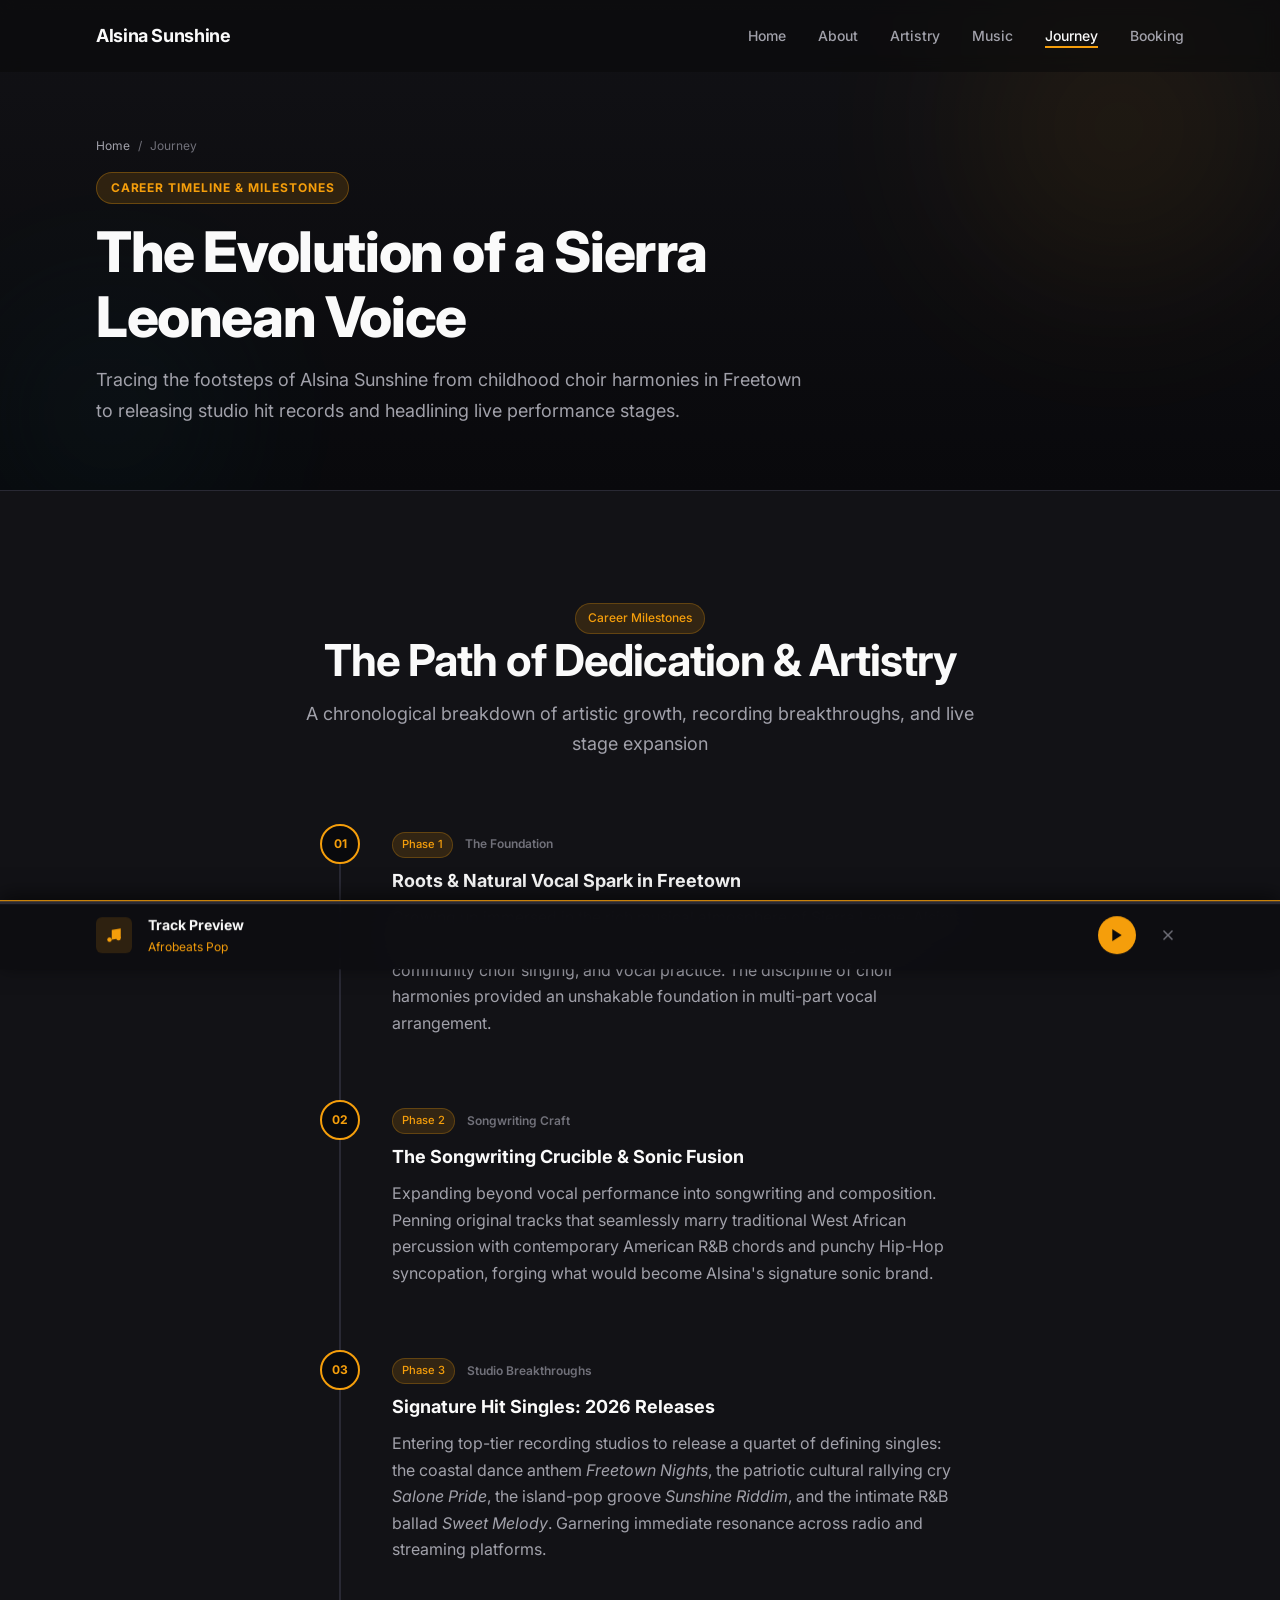
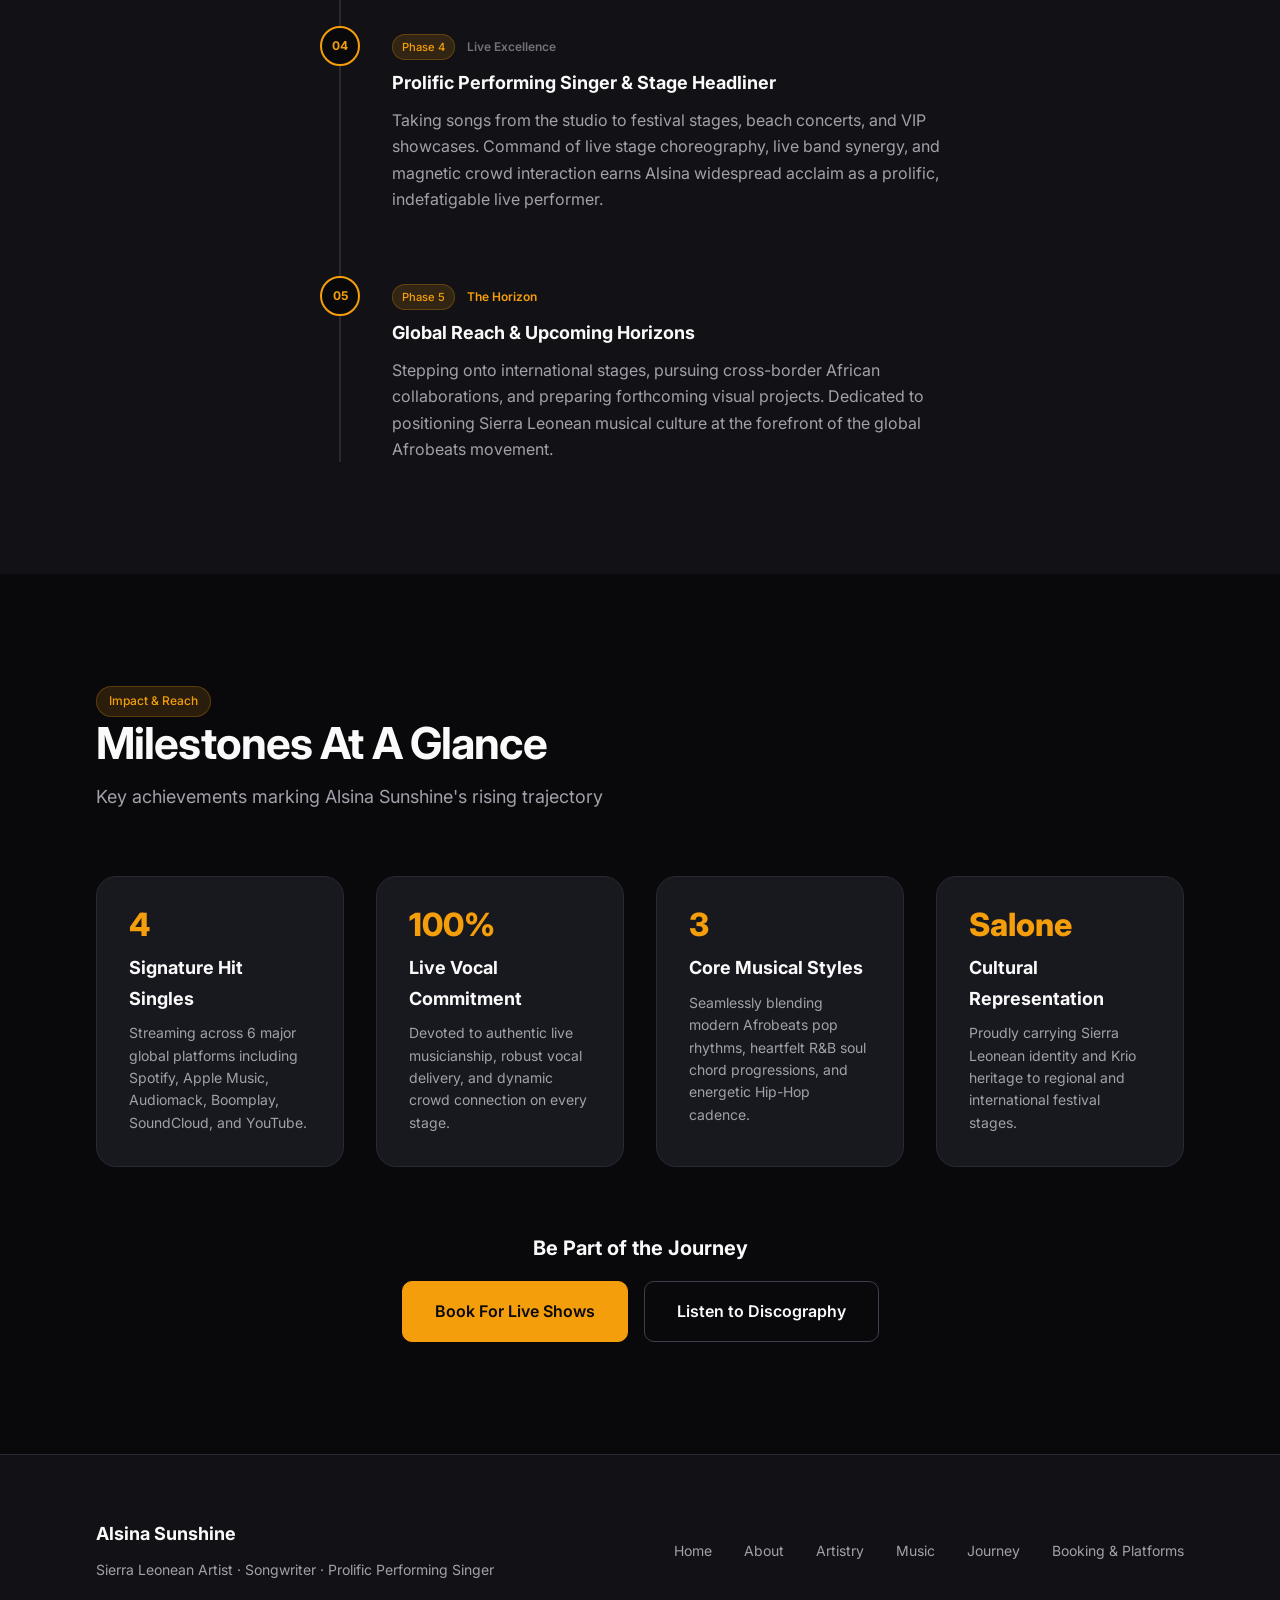
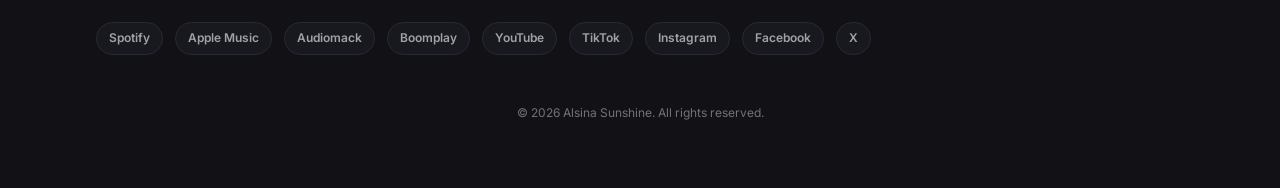
<file: alsinasunshine/journey.html>
<!DOCTYPE html>
<html lang="en">
<head>
  <meta charset="UTF-8">
  <meta name="viewport" content="width=device-width, initial-scale=1.0">
  <meta name="description" content="Chronological career journey, musical milestones, and creative evolution of Sierra Leonean recording artist Alsina Sunshine.">
  <meta name="author" content="Alsina Sunshine">

  <!-- Open Graph -->
  <meta property="og:title" content="Musical Journey &amp; Milestones | Alsina Sunshine">
  <meta property="og:description" content="Discover the milestones and career evolution of Alsina Sunshine — from Freetown choir roots to headlining national stages.">
  <meta property="og:type" content="website">
  <meta property="og:url" content="journey.html">

  <title>Journey &amp; Milestones | Alsina Sunshine — Career Timeline &amp; Vision</title>

  <!-- Favicon -->
  <link rel="icon" href="data:image/svg+xml,<svg xmlns='http://www.w3.org/2000/svg' viewBox='0 0 100 100'><text y='.9em' font-size='90'>☀️</text></svg>">

  <!-- Fonts -->
  <link rel="preconnect" href="https://fonts.googleapis.com">
  <link rel="preconnect" href="https://fonts.gstatic.com" crossorigin>
  <link href="https://fonts.googleapis.com/css2?family=Inter:wght@400;500;600;700;800&display=swap" rel="stylesheet">

  <link rel="stylesheet" href="css/style.css">
</head>
<body>

  <a href="#main" class="skip-link">Skip to main content</a>

  <!-- Header -->
  <header class="header" id="header">
    <nav class="nav container" aria-label="Main navigation">
      <a href="index.html" class="nav__logo">Alsina Sunshine</a>

      <ul class="nav__list nav__list--desktop">
        <li><a href="index.html" class="nav__link">Home</a></li>
        <li><a href="about.html" class="nav__link">About</a></li>
        <li><a href="artistry.html" class="nav__link">Artistry</a></li>
        <li><a href="music.html" class="nav__link">Music</a></li>
        <li><a href="journey.html" class="nav__link active">Journey</a></li>
        <li><a href="booking.html" class="nav__link">Booking</a></li>
      </ul>

      <button class="nav__toggle" id="nav-toggle" aria-expanded="false" aria-controls="mobile-menu" aria-label="Toggle navigation">
        <span class="nav__toggle-bar"></span>
        <span class="nav__toggle-bar"></span>
        <span class="nav__toggle-bar"></span>
      </button>

      <div class="nav__mobile" id="mobile-menu" aria-hidden="true">
        <ul class="nav__list nav__list--mobile">
          <li><a href="index.html" class="nav__link">Home</a></li>
          <li><a href="about.html" class="nav__link">About</a></li>
          <li><a href="artistry.html" class="nav__link">Artistry</a></li>
          <li><a href="music.html" class="nav__link">Music</a></li>
          <li><a href="journey.html" class="nav__link active">Journey</a></li>
          <li><a href="booking.html" class="nav__link">Booking</a></li>
        </ul>
      </div>
    </nav>
  </header>

  <main id="main">

    <!-- Page Hero Banner -->
    <section class="page-hero" aria-labelledby="journey-title">
      <div class="page-hero__bg" aria-hidden="true">
        <div class="page-hero__orb page-hero__orb--1"></div>
        <div class="page-hero__orb page-hero__orb--2"></div>
      </div>

      <div class="container">
        <div class="page-hero__content reveal">
          <nav class="page-hero__breadcrumb" aria-label="Breadcrumb">
            <a href="index.html">Home</a>
            <span aria-hidden="true">/</span>
            <span aria-current="page">Journey</span>
          </nav>
          <span class="page-hero__badge">Career Timeline &amp; Milestones</span>
          <h1 class="page-hero__title" id="journey-title">The Evolution of a Sierra Leonean Voice</h1>
          <p class="page-hero__subtitle">Tracing the footsteps of Alsina Sunshine from childhood choir harmonies in Freetown to releasing studio hit records and headlining live performance stages.</p>
        </div>
      </div>
    </section>

    <!-- Detailed 5-Phase Interactive Timeline -->
    <section class="journey section section--alt">
      <div class="container">
        <header class="section-header reveal" style="text-align: center; max-width: 680px; margin-inline: auto;">
          <span class="tag">Career Milestones</span>
          <h2 class="section-title">The Path of Dedication &amp; Artistry</h2>
          <p class="section-subtitle">A chronological breakdown of artistic growth, recording breakthroughs, and live stage expansion</p>
        </header>

        <ol class="timeline">
          <!-- Phase 01 -->
          <li class="timeline__item reveal">
            <div class="timeline__marker">01</div>
            <div class="timeline__content">
              <div style="display: flex; align-items: center; gap: var(--space-sm); margin-bottom: var(--space-xs);">
                <span class="tag" style="padding: 0.15rem 0.55rem; font-size: 0.7rem;">Phase 1</span>
                <span style="font-size: var(--font-size-xs); color: var(--text-muted); font-weight: 600;">The Foundation</span>
              </div>
              <h3 class="timeline__title">Roots &amp; Natural Vocal Spark in Freetown</h3>
              <p class="timeline__desc">Growing up immersed in the rich musical atmosphere of Sierra Leone, Alsina discovered a natural ear for melody and pitch accuracy through school, community choir singing, and vocal practice. The discipline of choir harmonies provided an unshakable foundation in multi-part vocal arrangement.</p>
            </div>
          </li>

          <!-- Phase 02 -->
          <li class="timeline__item reveal">
            <div class="timeline__marker">02</div>
            <div class="timeline__content">
              <div style="display: flex; align-items: center; gap: var(--space-sm); margin-bottom: var(--space-xs);">
                <span class="tag" style="padding: 0.15rem 0.55rem; font-size: 0.7rem;">Phase 2</span>
                <span style="font-size: var(--font-size-xs); color: var(--text-muted); font-weight: 600;">Songwriting Craft</span>
              </div>
              <h3 class="timeline__title">The Songwriting Crucible &amp; Sonic Fusion</h3>
              <p class="timeline__desc">Expanding beyond vocal performance into songwriting and composition. Penning original tracks that seamlessly marry traditional West African percussion with contemporary American R&amp;B chords and punchy Hip-Hop syncopation, forging what would become Alsina's signature sonic brand.</p>
            </div>
          </li>

          <!-- Phase 03 -->
          <li class="timeline__item reveal">
            <div class="timeline__marker">03</div>
            <div class="timeline__content">
              <div style="display: flex; align-items: center; gap: var(--space-sm); margin-bottom: var(--space-xs);">
                <span class="tag" style="padding: 0.15rem 0.55rem; font-size: 0.7rem;">Phase 3</span>
                <span style="font-size: var(--font-size-xs); color: var(--text-muted); font-weight: 600;">Studio Breakthroughs</span>
              </div>
              <h3 class="timeline__title">Signature Hit Singles: 2026 Releases</h3>
              <p class="timeline__desc">Entering top-tier recording studios to release a quartet of defining singles: the coastal dance anthem <em>Freetown Nights</em>, the patriotic cultural rallying cry <em>Salone Pride</em>, the island-pop groove <em>Sunshine Riddim</em>, and the intimate R&amp;B ballad <em>Sweet Melody</em>. Garnering immediate resonance across radio and streaming platforms.</p>
            </div>
          </li>

          <!-- Phase 04 -->
          <li class="timeline__item reveal">
            <div class="timeline__marker">04</div>
            <div class="timeline__content">
              <div style="display: flex; align-items: center; gap: var(--space-sm); margin-bottom: var(--space-xs);">
                <span class="tag" style="padding: 0.15rem 0.55rem; font-size: 0.7rem;">Phase 4</span>
                <span style="font-size: var(--font-size-xs); color: var(--text-muted); font-weight: 600;">Live Excellence</span>
              </div>
              <h3 class="timeline__title">Prolific Performing Singer &amp; Stage Headliner</h3>
              <p class="timeline__desc">Taking songs from the studio to festival stages, beach concerts, and VIP showcases. Command of live stage choreography, live band synergy, and magnetic crowd interaction earns Alsina widespread acclaim as a prolific, indefatigable live performer.</p>
            </div>
          </li>

          <!-- Phase 05 -->
          <li class="timeline__item reveal">
            <div class="timeline__marker">05</div>
            <div class="timeline__content">
              <div style="display: flex; align-items: center; gap: var(--space-sm); margin-bottom: var(--space-xs);">
                <span class="tag" style="padding: 0.15rem 0.55rem; font-size: 0.7rem;">Phase 5</span>
                <span style="font-size: var(--font-size-xs); color: var(--accent); font-weight: 600;">The Horizon</span>
              </div>
              <h3 class="timeline__title">Global Reach &amp; Upcoming Horizons</h3>
              <p class="timeline__desc">Stepping onto international stages, pursuing cross-border African collaborations, and preparing forthcoming visual projects. Dedicated to positioning Sierra Leonean musical culture at the forefront of the global Afrobeats movement.</p>
            </div>
          </li>
        </ol>

      </div>
    </section>

    <!-- Career Impact & Milestones Grid -->
    <section class="section">
      <div class="container">
        <header class="section-header reveal">
          <span class="tag">Impact &amp; Reach</span>
          <h2 class="section-title">Milestones At A Glance</h2>
          <p class="section-subtitle">Key achievements marking Alsina Sunshine's rising trajectory</p>
        </header>

        <div class="values-grid">
          <article class="value-card reveal">
            <div class="value-card__num">4</div>
            <h3 class="value-card__title">Signature Hit Singles</h3>
            <p class="value-card__text">Streaming across 6 major global platforms including Spotify, Apple Music, Audiomack, Boomplay, SoundCloud, and YouTube.</p>
          </article>

          <article class="value-card reveal">
            <div class="value-card__num">100%</div>
            <h3 class="value-card__title">Live Vocal Commitment</h3>
            <p class="value-card__text">Devoted to authentic live musicianship, robust vocal delivery, and dynamic crowd connection on every stage.</p>
          </article>

          <article class="value-card reveal">
            <div class="value-card__num">3</div>
            <h3 class="value-card__title">Core Musical Styles</h3>
            <p class="value-card__text">Seamlessly blending modern Afrobeats pop rhythms, heartfelt R&amp;B soul chord progressions, and energetic Hip-Hop cadence.</p>
          </article>

          <article class="value-card reveal">
            <div class="value-card__num">Salone</div>
            <h3 class="value-card__title">Cultural Representation</h3>
            <p class="value-card__text">Proudly carrying Sierra Leonean identity and Krio heritage to regional and international festival stages.</p>
          </article>
        </div>

        <!-- Next Step CTA -->
        <div class="reveal" style="text-align: center; margin-top: var(--space-3xl);">
          <h3 style="font-size: var(--font-size-xl); font-weight: 700; margin-bottom: var(--space-md);">Be Part of the Journey</h3>
          <div style="display: flex; gap: var(--space-md); justify-content: center; flex-wrap: wrap;">
            <a href="booking.html" class="btn btn--primary btn--large">Book For Live Shows</a>
            <a href="music.html" class="btn btn--outline btn--large">Listen to Discography</a>
          </div>
        </div>

      </div>
    </section>

  </main>

  <!-- Footer -->
  <footer class="footer">
    <div class="container footer__inner">
      <div class="footer__brand">
        <p class="footer__name">Alsina Sunshine</p>
        <p class="footer__tagline">Sierra Leonean Artist · Songwriter · Prolific Performing Singer</p>
      </div>

      <nav class="footer__nav" aria-label="Footer navigation">
        <a href="index.html" class="footer__link">Home</a>
        <a href="about.html" class="footer__link">About</a>
        <a href="artistry.html" class="footer__link">Artistry</a>
        <a href="music.html" class="footer__link">Music</a>
        <a href="journey.html" class="footer__link">Journey</a>
        <a href="booking.html" class="footer__link">Booking &amp; Platforms</a>
      </nav>

      <!-- Footer Social Icons -->
      <div class="footer__social" aria-label="Official platform links">
        <a href="https://open.spotify.com/artist/alsinasunshine" target="_blank" rel="noopener noreferrer" class="social-pill" aria-label="Spotify">Spotify</a>
        <a href="https://music.apple.com/artist/alsina-sunshine" target="_blank" rel="noopener noreferrer" class="social-pill" aria-label="Apple Music">Apple Music</a>
        <a href="https://audiomack.com/alsinasunshine" target="_blank" rel="noopener noreferrer" class="social-pill" aria-label="Audiomack">Audiomack</a>
        <a href="https://www.boomplay.com/artists/alsinasunshine" target="_blank" rel="noopener noreferrer" class="social-pill" aria-label="Boomplay">Boomplay</a>
        <a href="https://youtube.com/@alsinasunshine" target="_blank" rel="noopener noreferrer" class="social-pill" aria-label="YouTube">YouTube</a>
        <a href="https://tiktok.com/@alsinasunshine" target="_blank" rel="noopener noreferrer" class="social-pill" aria-label="TikTok">TikTok</a>
        <a href="https://instagram.com/alsinasunshine" target="_blank" rel="noopener noreferrer" class="social-pill" aria-label="Instagram">Instagram</a>
        <a href="https://facebook.com/alsinasunshinemusic" target="_blank" rel="noopener noreferrer" class="social-pill" aria-label="Facebook">Facebook</a>
        <a href="https://x.com/alsinasunshine" target="_blank" rel="noopener noreferrer" class="social-pill" aria-label="X (Twitter)">X</a>
      </div>

      <p class="footer__copy">&copy; 2026 Alsina Sunshine. All rights reserved.</p>
    </div>
  </footer>

  <!-- Sticky Mini Audio Player Bar -->
  <aside class="player-bar" id="player-bar" aria-label="Audio preview player">
    <div class="player-bar__progress-track">
      <div class="player-bar__progress-fill" id="player-bar-progress-fill"></div>
    </div>
    <div class="player-bar__inner">
      <div class="player-bar__track-info">
        <div class="player-bar__icon" aria-hidden="true">
          <svg viewBox="0 0 24 24" fill="currentColor"><path d="M9 18V5l12-2v13"/><circle cx="6" cy="18" r="3"/><circle cx="18" cy="16" r="3"/></svg>
        </div>
        <div class="player-bar__meta">
          <p class="player-bar__title" id="player-bar-title">Track Preview</p>
          <p class="player-bar__genre" id="player-bar-genre">Afrobeats Pop</p>
        </div>
      </div>
      <div class="player-bar__controls">
        <button class="player-bar__play-btn" id="player-bar-play-btn" aria-label="Play preview">
          <svg viewBox="0 0 24 24"><polygon points="5 3 19 12 5 21 5 3"/></svg>
        </button>
        <button class="player-bar__close-btn" id="player-bar-close-btn" aria-label="Close player">
          <svg viewBox="0 0 24 24" fill="none" stroke="currentColor" stroke-width="2"><line x1="18" y1="6" x2="6" y2="18"/><line x1="6" y1="6" x2="18" y2="18"/></svg>
        </button>
      </div>
    </div>
  </aside>

  <script src="js/script.js"></script>
</body>
</html>
</file>
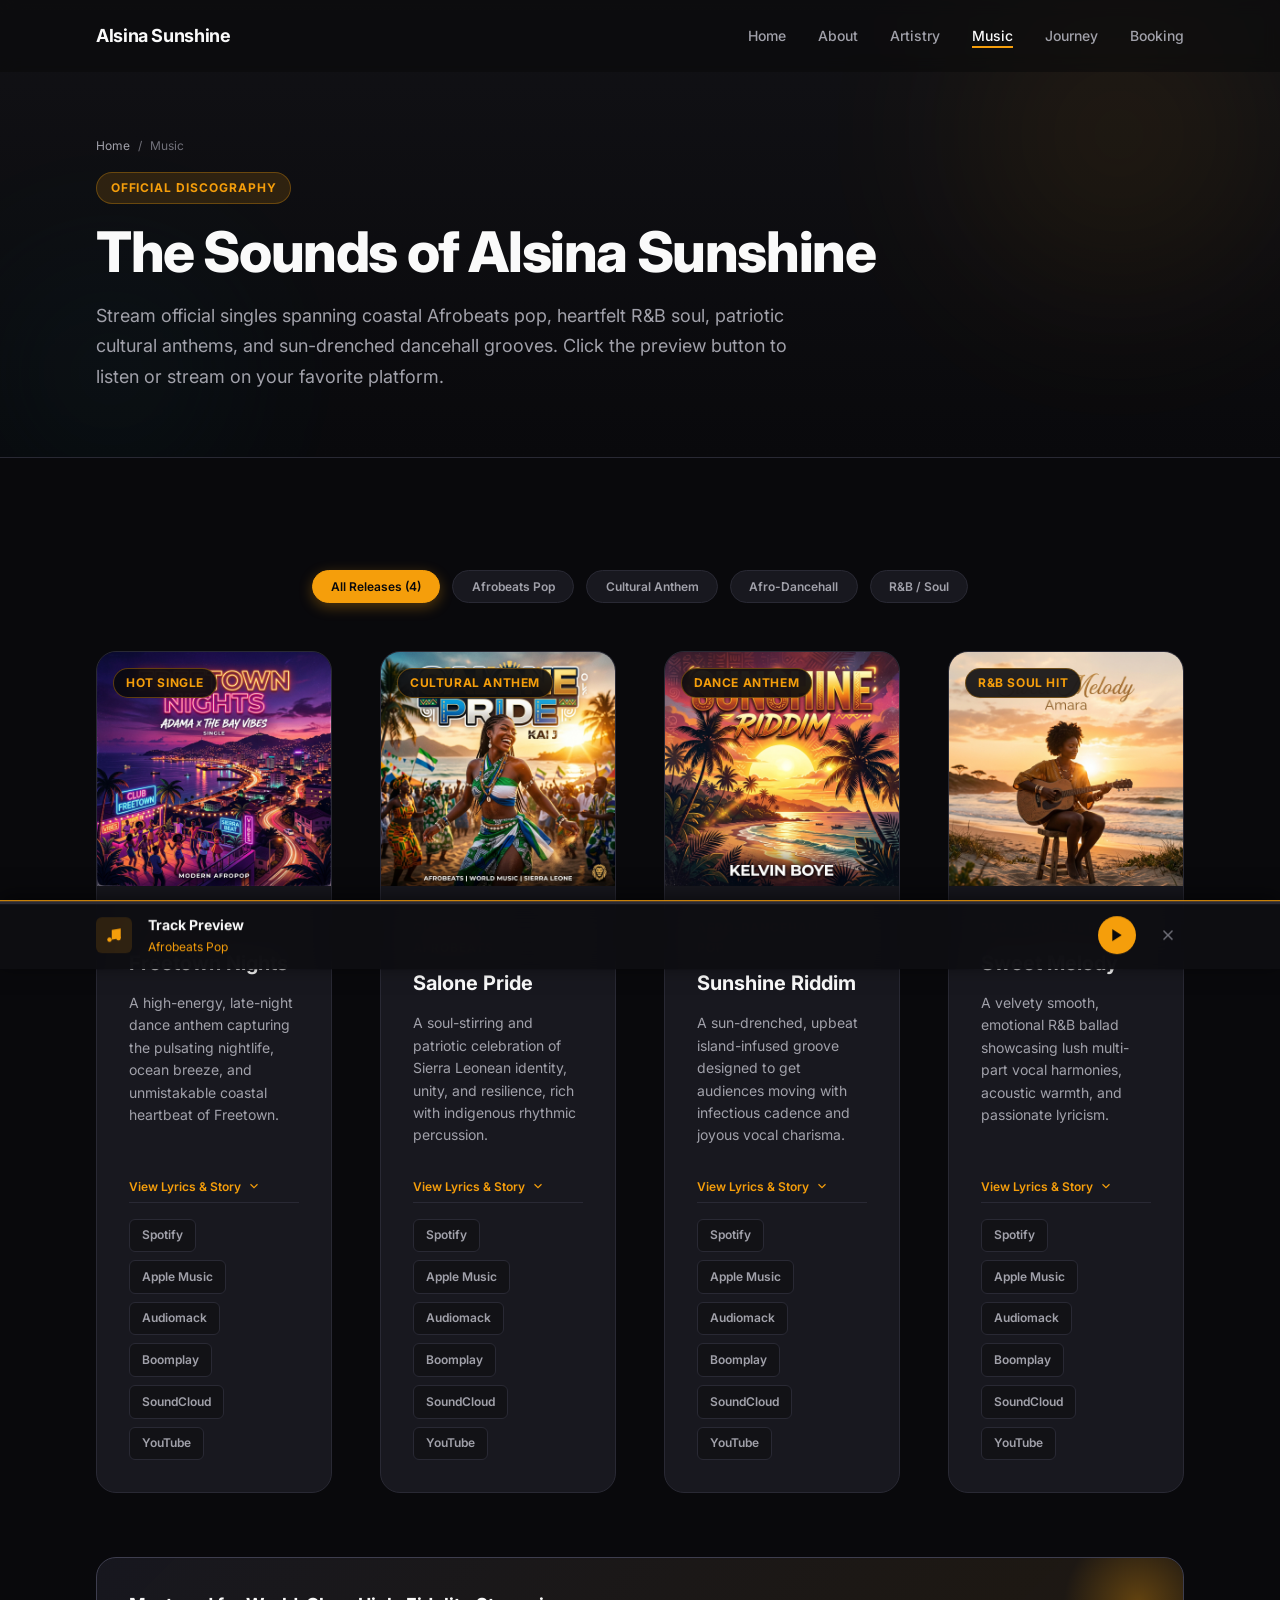
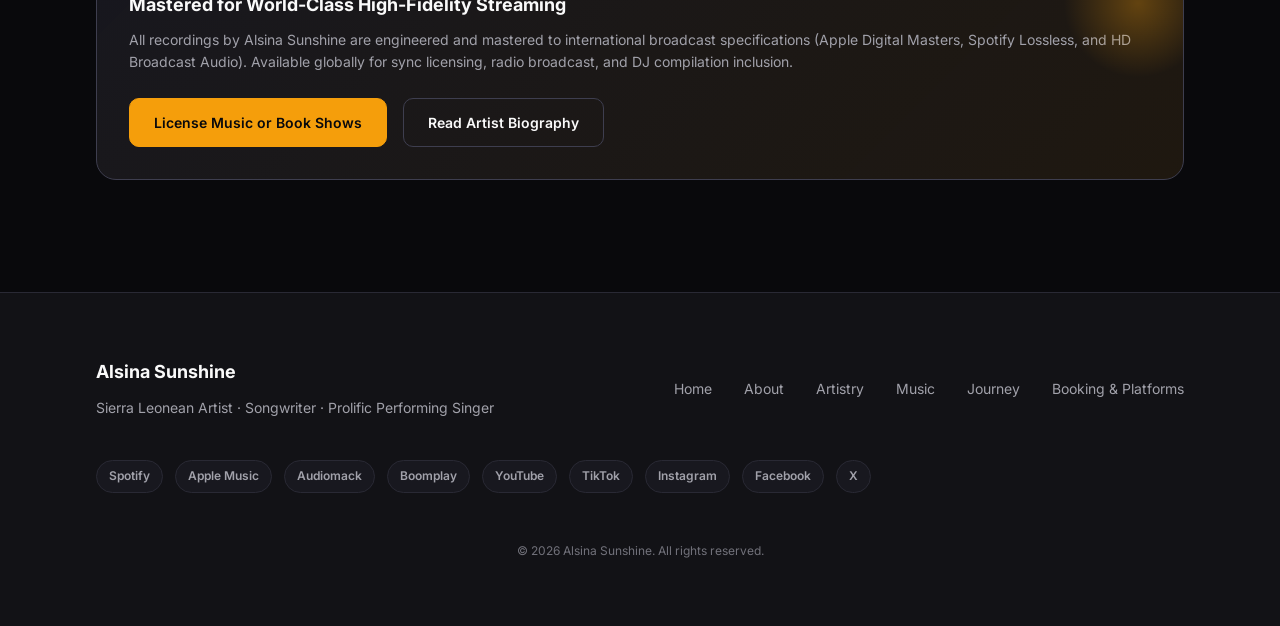
<file: alsinasunshine/music.html>
<!DOCTYPE html>
<html lang="en">
<head>
  <meta charset="UTF-8">
  <meta name="viewport" content="width=device-width, initial-scale=1.0">
  <meta name="description" content="Official discography and music catalog of Alsina Sunshine. Stream Freetown Nights, Salone Pride, Sunshine Riddim, and Sweet Melody on Spotify, Apple Music, Audiomack, and YouTube.">
  <meta name="author" content="Alsina Sunshine">

  <!-- Open Graph -->
  <meta property="og:title" content="Music &amp; Discography | Alsina Sunshine">
  <meta property="og:description" content="Listen to official releases by Alsina Sunshine — Afrobeats Pop, R&B Soul, and Cultural Anthems.">
  <meta property="og:type" content="music.song">
  <meta property="og:url" content="music.html">

  <title>Music &amp; Discography | Alsina Sunshine — Official Singles &amp; Streams</title>

  <!-- Favicon -->
  <link rel="icon" href="data:image/svg+xml,<svg xmlns='http://www.w3.org/2000/svg' viewBox='0 0 100 100'><text y='.9em' font-size='90'>☀️</text></svg>">

  <!-- Fonts -->
  <link rel="preconnect" href="https://fonts.googleapis.com">
  <link rel="preconnect" href="https://fonts.gstatic.com" crossorigin>
  <link href="https://fonts.googleapis.com/css2?family=Inter:wght@400;500;600;700;800&display=swap" rel="stylesheet">

  <link rel="stylesheet" href="css/style.css">
</head>
<body>

  <a href="#main" class="skip-link">Skip to main content</a>

  <!-- Header -->
  <header class="header" id="header">
    <nav class="nav container" aria-label="Main navigation">
      <a href="index.html" class="nav__logo">Alsina Sunshine</a>

      <ul class="nav__list nav__list--desktop">
        <li><a href="index.html" class="nav__link">Home</a></li>
        <li><a href="about.html" class="nav__link">About</a></li>
        <li><a href="artistry.html" class="nav__link">Artistry</a></li>
        <li><a href="music.html" class="nav__link active">Music</a></li>
        <li><a href="journey.html" class="nav__link">Journey</a></li>
        <li><a href="booking.html" class="nav__link">Booking</a></li>
      </ul>

      <button class="nav__toggle" id="nav-toggle" aria-expanded="false" aria-controls="mobile-menu" aria-label="Toggle navigation">
        <span class="nav__toggle-bar"></span>
        <span class="nav__toggle-bar"></span>
        <span class="nav__toggle-bar"></span>
      </button>

      <div class="nav__mobile" id="mobile-menu" aria-hidden="true">
        <ul class="nav__list nav__list--mobile">
          <li><a href="index.html" class="nav__link">Home</a></li>
          <li><a href="about.html" class="nav__link">About</a></li>
          <li><a href="artistry.html" class="nav__link">Artistry</a></li>
          <li><a href="music.html" class="nav__link active">Music</a></li>
          <li><a href="journey.html" class="nav__link">Journey</a></li>
          <li><a href="booking.html" class="nav__link">Booking</a></li>
        </ul>
      </div>
    </nav>
  </header>

  <main id="main">

    <!-- Page Hero Banner -->
    <section class="page-hero" aria-labelledby="music-title">
      <div class="page-hero__bg" aria-hidden="true">
        <div class="page-hero__orb page-hero__orb--1"></div>
        <div class="page-hero__orb page-hero__orb--2"></div>
      </div>

      <div class="container">
        <div class="page-hero__content reveal">
          <nav class="page-hero__breadcrumb" aria-label="Breadcrumb">
            <a href="index.html">Home</a>
            <span aria-hidden="true">/</span>
            <span aria-current="page">Music</span>
          </nav>
          <span class="page-hero__badge">Official Discography</span>
          <h1 class="page-hero__title" id="music-title">The Sounds of Alsina Sunshine</h1>
          <p class="page-hero__subtitle">Stream official singles spanning coastal Afrobeats pop, heartfelt R&amp;B soul, patriotic cultural anthems, and sun-drenched dancehall grooves. Click the preview button to listen or stream on your favorite platform.</p>
        </div>
      </div>
    </section>

    <!-- Discography Showcase -->
    <section class="projects section">
      <div class="container">

        <!-- Category Filter Tabs -->
        <div class="filter-bar reveal" role="toolbar" aria-label="Filter releases by genre">
          <button class="filter-btn active" data-filter="all">All Releases (4)</button>
          <button class="filter-btn" data-filter="afrobeats">Afrobeats Pop</button>
          <button class="filter-btn" data-filter="cultural">Cultural Anthem</button>
          <button class="filter-btn" data-filter="dancehall">Afro-Dancehall</button>
          <button class="filter-btn" data-filter="rnb">R&amp;B / Soul</button>
        </div>

        <div class="music__grid">

          <!-- Track 01: Freetown Nights -->
          <article class="music-card reveal" data-track="freetown-nights" data-category="afrobeats">
            <div class="music-card__cover-wrap">
              <img
                src="images/cover-freetown-nights.jpg"
                alt="Freetown Nights single artwork cover by Alsina Sunshine"
                class="music-card__cover"
                loading="eager"
              >
              <span class="music-card__badge">Hot Single</span>
              <button class="music-card__play-btn" aria-label="Play preview of Freetown Nights">
                <span class="music-card__play-icon" aria-hidden="true">
                  <svg viewBox="0 0 24 24"><polygon points="5 3 19 12 5 21 5 3"/></svg>
                </span>
              </button>
            </div>
            <div class="music-card__body">
              <div class="music-card__meta">
                <span class="music-card__genre">Afrobeats Pop</span>
                <span class="music-card__year">2026</span>
                <div class="music-wave" aria-hidden="true">
                  <span class="music-wave__bar"></span>
                  <span class="music-wave__bar"></span>
                  <span class="music-wave__bar"></span>
                  <span class="music-wave__bar"></span>
                </div>
              </div>
              <h2 class="music-card__title">Freetown Nights</h2>
              <p class="music-card__desc">A high-energy, late-night dance anthem capturing the pulsating nightlife, ocean breeze, and unmistakable coastal heartbeat of Freetown.</p>

              <!-- Expandable Lyrics & Story -->
              <button class="lyrics-toggle" aria-expanded="false">
                <span class="lyrics-toggle__text">View Lyrics &amp; Story</span>
                <svg viewBox="0 0 24 24" fill="none" stroke="currentColor" stroke-width="2" aria-hidden="true"><polyline points="6 9 12 15 18 9"/></svg>
              </button>
              <div class="lyrics-box" aria-hidden="true">
<strong>Behind The Track:</strong>
Inspired by midnight celebrations on Lumley Beach, where neon club lights meet the warm Atlantic surf. Written to celebrate the resilience and joyful nightlife of Sierra Leone's capital.

<strong>Chorus Hook:</strong>
"Underneath the Freetown nights,
City glowing with neon lights,
Feel the bassline shaking the floor,
Salone energy, give them more!"
              </div>

              <div class="music-card__streaming">
                <a href="https://open.spotify.com/artist/alsinasunshine" target="_blank" rel="noopener noreferrer" class="stream-btn" aria-label="Stream Freetown Nights on Spotify">Spotify</a>
                <a href="https://music.apple.com/artist/alsina-sunshine" target="_blank" rel="noopener noreferrer" class="stream-btn" aria-label="Stream Freetown Nights on Apple Music">Apple Music</a>
                <a href="https://audiomack.com/alsinasunshine" target="_blank" rel="noopener noreferrer" class="stream-btn" aria-label="Stream Freetown Nights on Audiomack">Audiomack</a>
                <a href="https://www.boomplay.com/artists/alsinasunshine" target="_blank" rel="noopener noreferrer" class="stream-btn" aria-label="Stream Freetown Nights on Boomplay">Boomplay</a>
                <a href="https://soundcloud.com/alsinasunshine" target="_blank" rel="noopener noreferrer" class="stream-btn" aria-label="Stream Freetown Nights on SoundCloud">SoundCloud</a>
                <a href="https://youtube.com/@alsinasunshine" target="_blank" rel="noopener noreferrer" class="stream-btn" aria-label="Watch Freetown Nights on YouTube">YouTube</a>
              </div>
            </div>
          </article>

          <!-- Track 02: Salone Pride -->
          <article class="music-card reveal" data-track="salone-pride" data-category="cultural afrobeats">
            <div class="music-card__cover-wrap">
              <img
                src="images/cover-salone-pride.jpg"
                alt="Salone Pride single artwork cover by Alsina Sunshine"
                class="music-card__cover"
                loading="lazy"
              >
              <span class="music-card__badge">Cultural Anthem</span>
              <button class="music-card__play-btn" aria-label="Play preview of Salone Pride">
                <span class="music-card__play-icon" aria-hidden="true">
                  <svg viewBox="0 0 24 24"><polygon points="5 3 19 12 5 21 5 3"/></svg>
                </span>
              </button>
            </div>
            <div class="music-card__body">
              <div class="music-card__meta">
                <span class="music-card__genre">Cultural Afrobeats</span>
                <span class="music-card__year">2026</span>
                <div class="music-wave" aria-hidden="true">
                  <span class="music-wave__bar"></span>
                  <span class="music-wave__bar"></span>
                  <span class="music-wave__bar"></span>
                  <span class="music-wave__bar"></span>
                </div>
              </div>
              <h2 class="music-card__title">Salone Pride</h2>
              <p class="music-card__desc">A soul-stirring and patriotic celebration of Sierra Leonean identity, unity, and resilience, rich with indigenous rhythmic percussion.</p>

              <!-- Expandable Lyrics & Story -->
              <button class="lyrics-toggle" aria-expanded="false">
                <span class="lyrics-toggle__text">View Lyrics &amp; Story</span>
                <svg viewBox="0 0 24 24" fill="none" stroke="currentColor" stroke-width="2" aria-hidden="true"><polyline points="6 9 12 15 18 9"/></svg>
              </button>
              <div class="lyrics-box" aria-hidden="true">
<strong>Behind The Track:</strong>
A love letter to Sierra Leone, weaving indigenous talking drums and choir arrangements with uplifting Krio chants championing unity across all districts.

<strong>Chorus Hook:</strong>
"Green, white and blue shining bright in the sky,
We carry the pride, head held up high!
From the hills to the coastal tide,
Sing it loud — this is Salone Pride!"
              </div>

              <div class="music-card__streaming">
                <a href="https://open.spotify.com/artist/alsinasunshine" target="_blank" rel="noopener noreferrer" class="stream-btn" aria-label="Stream Salone Pride on Spotify">Spotify</a>
                <a href="https://music.apple.com/artist/alsina-sunshine" target="_blank" rel="noopener noreferrer" class="stream-btn" aria-label="Stream Salone Pride on Apple Music">Apple Music</a>
                <a href="https://audiomack.com/alsinasunshine" target="_blank" rel="noopener noreferrer" class="stream-btn" aria-label="Stream Salone Pride on Audiomack">Audiomack</a>
                <a href="https://www.boomplay.com/artists/alsinasunshine" target="_blank" rel="noopener noreferrer" class="stream-btn" aria-label="Stream Salone Pride on Boomplay">Boomplay</a>
                <a href="https://soundcloud.com/alsinasunshine" target="_blank" rel="noopener noreferrer" class="stream-btn" aria-label="Stream Salone Pride on SoundCloud">SoundCloud</a>
                <a href="https://youtube.com/@alsinasunshine" target="_blank" rel="noopener noreferrer" class="stream-btn" aria-label="Watch Salone Pride on YouTube">YouTube</a>
              </div>
            </div>
          </article>

          <!-- Track 03: Sunshine Riddim -->
          <article class="music-card reveal" data-track="sunshine-riddim" data-category="dancehall afrobeats">
            <div class="music-card__cover-wrap">
              <img
                src="images/cover-sunshine-riddim.jpg"
                alt="Sunshine Riddim single artwork cover by Alsina Sunshine"
                class="music-card__cover"
                loading="lazy"
              >
              <span class="music-card__badge">Dance Anthem</span>
              <button class="music-card__play-btn" aria-label="Play preview of Sunshine Riddim">
                <span class="music-card__play-icon" aria-hidden="true">
                  <svg viewBox="0 0 24 24"><polygon points="5 3 19 12 5 21 5 3"/></svg>
                </span>
              </button>
            </div>
            <div class="music-card__body">
              <div class="music-card__meta">
                <span class="music-card__genre">Afro-Dancehall &amp; Pop</span>
                <span class="music-card__year">2026</span>
                <div class="music-wave" aria-hidden="true">
                  <span class="music-wave__bar"></span>
                  <span class="music-wave__bar"></span>
                  <span class="music-wave__bar"></span>
                  <span class="music-wave__bar"></span>
                </div>
              </div>
              <h2 class="music-card__title">Sunshine Riddim</h2>
              <p class="music-card__desc">A sun-drenched, upbeat island-infused groove designed to get audiences moving with infectious cadence and joyous vocal charisma.</p>

              <!-- Expandable Lyrics & Story -->
              <button class="lyrics-toggle" aria-expanded="false">
                <span class="lyrics-toggle__text">View Lyrics &amp; Story</span>
                <svg viewBox="0 0 24 24" fill="none" stroke="currentColor" stroke-width="2" aria-hidden="true"><polyline points="6 9 12 15 18 9"/></svg>
              </button>
              <div class="lyrics-box" aria-hidden="true">
<strong>Behind The Track:</strong>
Infusing Caribbean dancehall swagger with upbeat African guitars and Alsina's signature golden vocal melodies. A festival crowd-pleaser that ignites immediate dance circles.

<strong>Chorus Hook:</strong>
"Step to the rhythm, move to the beat,
Sunshine riddim taking over the street!
Hands in the air, nobody can freeze,
Dancing all night in the ocean breeze!"
              </div>

              <div class="music-card__streaming">
                <a href="https://open.spotify.com/artist/alsinasunshine" target="_blank" rel="noopener noreferrer" class="stream-btn" aria-label="Stream Sunshine Riddim on Spotify">Spotify</a>
                <a href="https://music.apple.com/artist/alsina-sunshine" target="_blank" rel="noopener noreferrer" class="stream-btn" aria-label="Stream Sunshine Riddim on Apple Music">Apple Music</a>
                <a href="https://audiomack.com/alsinasunshine" target="_blank" rel="noopener noreferrer" class="stream-btn" aria-label="Stream Sunshine Riddim on Audiomack">Audiomack</a>
                <a href="https://www.boomplay.com/artists/alsinasunshine" target="_blank" rel="noopener noreferrer" class="stream-btn" aria-label="Stream Sunshine Riddim on Boomplay">Boomplay</a>
                <a href="https://soundcloud.com/alsinasunshine" target="_blank" rel="noopener noreferrer" class="stream-btn" aria-label="Stream Sunshine Riddim on SoundCloud">SoundCloud</a>
                <a href="https://youtube.com/@alsinasunshine" target="_blank" rel="noopener noreferrer" class="stream-btn" aria-label="Watch Sunshine Riddim on YouTube">YouTube</a>
              </div>
            </div>
          </article>

          <!-- Track 04: Sweet Melody -->
          <article class="music-card reveal" data-track="sweet-melody" data-category="rnb">
            <div class="music-card__cover-wrap">
              <img
                src="images/cover-sweet-melody.jpg"
                alt="Sweet Melody single artwork cover by Alsina Sunshine"
                class="music-card__cover"
                loading="lazy"
              >
              <span class="music-card__badge">R&amp;B Soul Hit</span>
              <button class="music-card__play-btn" aria-label="Play preview of Sweet Melody">
                <span class="music-card__play-icon" aria-hidden="true">
                  <svg viewBox="0 0 24 24"><polygon points="5 3 19 12 5 21 5 3"/></svg>
                </span>
              </button>
            </div>
            <div class="music-card__body">
              <div class="music-card__meta">
                <span class="music-card__genre">R&amp;B / Soulful Pop</span>
                <span class="music-card__year">2026</span>
                <div class="music-wave" aria-hidden="true">
                  <span class="music-wave__bar"></span>
                  <span class="music-wave__bar"></span>
                  <span class="music-wave__bar"></span>
                  <span class="music-wave__bar"></span>
                </div>
              </div>
              <h2 class="music-card__title">Sweet Melody</h2>
              <p class="music-card__desc">A velvety smooth, emotional R&amp;B ballad showcasing lush multi-part vocal harmonies, acoustic warmth, and passionate lyricism.</p>

              <!-- Expandable Lyrics & Story -->
              <button class="lyrics-toggle" aria-expanded="false">
                <span class="lyrics-toggle__text">View Lyrics &amp; Story</span>
                <svg viewBox="0 0 24 24" fill="none" stroke="currentColor" stroke-width="2" aria-hidden="true"><polyline points="6 9 12 15 18 9"/></svg>
              </button>
              <div class="lyrics-box" aria-hidden="true">
<strong>Behind The Track:</strong>
A romantic slow-burner showing the softer, intimate depth of Alsina's vocals. Built on delicate acoustic guitar arpeggios, warm Rhodes piano, and silky vocal stacks.

<strong>Chorus Hook:</strong>
"You are the rhythm in my heartbeat,
Sweet melody making my world complete.
Even in the dark, your love will shine,
Forever my girl, forever mine."
              </div>

              <div class="music-card__streaming">
                <a href="https://open.spotify.com/artist/alsinasunshine" target="_blank" rel="noopener noreferrer" class="stream-btn" aria-label="Stream Sweet Melody on Spotify">Spotify</a>
                <a href="https://music.apple.com/artist/alsina-sunshine" target="_blank" rel="noopener noreferrer" class="stream-btn" aria-label="Stream Sweet Melody on Apple Music">Apple Music</a>
                <a href="https://audiomack.com/alsinasunshine" target="_blank" rel="noopener noreferrer" class="stream-btn" aria-label="Stream Sweet Melody on Audiomack">Audiomack</a>
                <a href="https://www.boomplay.com/artists/alsinasunshine" target="_blank" rel="noopener noreferrer" class="stream-btn" aria-label="Stream Sweet Melody on Boomplay">Boomplay</a>
                <a href="https://soundcloud.com/alsinasunshine" target="_blank" rel="noopener noreferrer" class="stream-btn" aria-label="Stream Sweet Melody on SoundCloud">SoundCloud</a>
                <a href="https://youtube.com/@alsinasunshine" target="_blank" rel="noopener noreferrer" class="stream-btn" aria-label="Watch Sweet Melody on YouTube">YouTube</a>
              </div>
            </div>
          </article>

        </div>

        <!-- Studio & Quality Assurance Callout -->
        <article class="epk-callout reveal" style="margin-top: var(--space-3xl);">
          <h3 class="epk-callout__title">Mastered for World-Class High-Fidelity Streaming</h3>
          <p class="epk-callout__text">All recordings by Alsina Sunshine are engineered and mastered to international broadcast specifications (Apple Digital Masters, Spotify Lossless, and HD Broadcast Audio). Available globally for sync licensing, radio broadcast, and DJ compilation inclusion.</p>
          <div style="display: flex; gap: var(--space-md); flex-wrap: wrap;">
            <a href="booking.html" class="btn btn--primary">License Music or Book Shows</a>
            <a href="about.html" class="btn btn--outline">Read Artist Biography</a>
          </div>
        </article>

      </div>
    </section>

  </main>

  <!-- Footer -->
  <footer class="footer">
    <div class="container footer__inner">
      <div class="footer__brand">
        <p class="footer__name">Alsina Sunshine</p>
        <p class="footer__tagline">Sierra Leonean Artist · Songwriter · Prolific Performing Singer</p>
      </div>

      <nav class="footer__nav" aria-label="Footer navigation">
        <a href="index.html" class="footer__link">Home</a>
        <a href="about.html" class="footer__link">About</a>
        <a href="artistry.html" class="footer__link">Artistry</a>
        <a href="music.html" class="footer__link">Music</a>
        <a href="journey.html" class="footer__link">Journey</a>
        <a href="booking.html" class="footer__link">Booking &amp; Platforms</a>
      </nav>

      <!-- Footer Social Icons -->
      <div class="footer__social" aria-label="Official platform links">
        <a href="https://open.spotify.com/artist/alsinasunshine" target="_blank" rel="noopener noreferrer" class="social-pill" aria-label="Spotify">Spotify</a>
        <a href="https://music.apple.com/artist/alsina-sunshine" target="_blank" rel="noopener noreferrer" class="social-pill" aria-label="Apple Music">Apple Music</a>
        <a href="https://audiomack.com/alsinasunshine" target="_blank" rel="noopener noreferrer" class="social-pill" aria-label="Audiomack">Audiomack</a>
        <a href="https://www.boomplay.com/artists/alsinasunshine" target="_blank" rel="noopener noreferrer" class="social-pill" aria-label="Boomplay">Boomplay</a>
        <a href="https://youtube.com/@alsinasunshine" target="_blank" rel="noopener noreferrer" class="social-pill" aria-label="YouTube">YouTube</a>
        <a href="https://tiktok.com/@alsinasunshine" target="_blank" rel="noopener noreferrer" class="social-pill" aria-label="TikTok">TikTok</a>
        <a href="https://instagram.com/alsinasunshine" target="_blank" rel="noopener noreferrer" class="social-pill" aria-label="Instagram">Instagram</a>
        <a href="https://facebook.com/alsinasunshinemusic" target="_blank" rel="noopener noreferrer" class="social-pill" aria-label="Facebook">Facebook</a>
        <a href="https://x.com/alsinasunshine" target="_blank" rel="noopener noreferrer" class="social-pill" aria-label="X (Twitter)">X</a>
      </div>

      <p class="footer__copy">&copy; 2026 Alsina Sunshine. All rights reserved.</p>
    </div>
  </footer>

  <!-- Sticky Mini Audio Player Bar -->
  <aside class="player-bar" id="player-bar" aria-label="Audio preview player">
    <div class="player-bar__progress-track">
      <div class="player-bar__progress-fill" id="player-bar-progress-fill"></div>
    </div>
    <div class="player-bar__inner">
      <div class="player-bar__track-info">
        <div class="player-bar__icon" aria-hidden="true">
          <svg viewBox="0 0 24 24" fill="currentColor"><path d="M9 18V5l12-2v13"/><circle cx="6" cy="18" r="3"/><circle cx="18" cy="16" r="3"/></svg>
        </div>
        <div class="player-bar__meta">
          <p class="player-bar__title" id="player-bar-title">Track Preview</p>
          <p class="player-bar__genre" id="player-bar-genre">Afrobeats Pop</p>
        </div>
      </div>
      <div class="player-bar__controls">
        <button class="player-bar__play-btn" id="player-bar-play-btn" aria-label="Play preview">
          <svg viewBox="0 0 24 24"><polygon points="5 3 19 12 5 21 5 3"/></svg>
        </button>
        <button class="player-bar__close-btn" id="player-bar-close-btn" aria-label="Close player">
          <svg viewBox="0 0 24 24" fill="none" stroke="currentColor" stroke-width="2"><line x1="18" y1="6" x2="6" y2="18"/><line x1="6" y1="6" x2="18" y2="18"/></svg>
        </button>
      </div>
    </div>
  </aside>

  <script src="js/script.js"></script>
</body>
</html>
</file>
<file: alsinasunshine/css/style.css>
/* ==========================================================================
   Alsina Sunshine Portfolio — Stylesheet
   ========================================================================== */

/* --------------------------------------------------------------------------
   CSS Variables
   -------------------------------------------------------------------------- */
:root {
  /* Colors — Alsina Sunshine Brand Palette */
  --bg-primary: #09090c;
  --bg-secondary: #121216;
  --bg-card: #18181f;
  --bg-card-hover: #22222b;
  --text-primary: #fafafa;
  --text-secondary: #a1a1aa;
  --text-muted: #71717a;
  --accent: #f59e0b;
  --accent-hover: #fbbf24;
  --accent-secondary: #06b6d4;
  --accent-muted: rgba(245, 158, 11, 0.14);
  --accent-glow: rgba(245, 158, 11, 0.32);
  --border: #292934;
  --border-light: #3e3e4f;

  /* Typography */
  --font-family: 'Inter', system-ui, -apple-system, sans-serif;
  --font-size-xs: 0.75rem;
  --font-size-sm: 0.875rem;
  --font-size-base: 1rem;
  --font-size-lg: 1.125rem;
  --font-size-xl: 1.25rem;
  --font-size-2xl: clamp(1.5rem, 3vw, 2rem);
  --font-size-3xl: clamp(2rem, 4vw, 2.75rem);
  --font-size-hero: clamp(2.5rem, 6vw, 4.5rem);

  /* Spacing */
  --space-xs: 0.5rem;
  --space-sm: 0.75rem;
  --space-md: 1rem;
  --space-lg: 1.5rem;
  --space-xl: 2rem;
  --space-2xl: 3rem;
  --space-3xl: 4rem;
  --section-padding: clamp(4rem, 10vw, 7rem);

  /* Layout */
  --container-max: 72rem;
  --container-padding: clamp(1.25rem, 4vw, 2rem);
  --header-height: 4.5rem;

  /* Effects */
  --radius-sm: 0.375rem;
  --radius-md: 0.625rem;
  --radius-lg: 1rem;
  --radius-xl: 1.25rem;
  --shadow-sm: 0 1px 2px rgba(0, 0, 0, 0.4);
  --shadow-md: 0 4px 12px rgba(0, 0, 0, 0.4);
  --shadow-lg: 0 8px 32px rgba(0, 0, 0, 0.5);
  --shadow-glow: 0 0 40px var(--accent-glow);
  --transition: 0.25s ease;
  --transition-slow: 0.5s ease;

  /* Z-index */
  --z-header: 100;
  --z-mobile-menu: 99;
}

/* --------------------------------------------------------------------------
   Reset & Base
   -------------------------------------------------------------------------- */
*,
*::before,
*::after {
  box-sizing: border-box;
  margin: 0;
  padding: 0;
}

html {
  scroll-behavior: smooth;
  overflow-x: hidden;
}

body {
  font-family: var(--font-family);
  font-size: var(--font-size-base);
  line-height: 1.7;
  color: var(--text-primary);
  background-color: var(--bg-primary);
  overflow-x: hidden;
  -webkit-font-smoothing: antialiased;
}

img,
svg {
  display: block;
  max-width: 100%;
}

a {
  color: inherit;
  text-decoration: none;
}

ul,
ol {
  list-style: none;
}

button {
  font-family: inherit;
  cursor: pointer;
  border: none;
  background: none;
}

/* --------------------------------------------------------------------------
   Accessibility
   -------------------------------------------------------------------------- */
.skip-link {
  position: absolute;
  top: -100%;
  left: var(--space-md);
  z-index: 1000;
  padding: var(--space-sm) var(--space-md);
  background: var(--accent);
  color: var(--bg-primary);
  font-weight: 600;
  border-radius: var(--radius-sm);
  transition: top var(--transition);
}

.skip-link:focus {
  top: var(--space-md);
}

:focus-visible {
  outline: 2px solid var(--accent);
  outline-offset: 3px;
}

.sr-only {
  position: absolute;
  width: 1px;
  height: 1px;
  padding: 0;
  margin: -1px;
  overflow: hidden;
  clip: rect(0, 0, 0, 0);
  white-space: nowrap;
  border: 0;
}

/* --------------------------------------------------------------------------
   Utilities
   -------------------------------------------------------------------------- */
.container {
  width: 100%;
  max-width: var(--container-max);
  margin-inline: auto;
  padding-inline: var(--container-padding);
}

.section {
  padding-block: var(--section-padding);
  position: relative;
}

.section--alt {
  background-color: var(--bg-secondary);
}

.section-header {
  margin-bottom: var(--space-3xl);
}

.section-title {
  font-size: var(--font-size-3xl);
  font-weight: 700;
  letter-spacing: -0.02em;
  line-height: 1.2;
  color: var(--text-primary);
}

.section-subtitle {
  margin-top: var(--space-sm);
  font-size: var(--font-size-lg);
  color: var(--text-secondary);
}

/* Scroll reveal */
.reveal {
  opacity: 0;
  transform: translateY(24px);
  transition: opacity var(--transition-slow), transform var(--transition-slow);
}

.reveal.visible {
  opacity: 1;
  transform: translateY(0);
}

/* --------------------------------------------------------------------------
   Buttons
   -------------------------------------------------------------------------- */
.btn {
  display: inline-flex;
  align-items: center;
  justify-content: center;
  gap: var(--space-xs);
  padding: 0.75rem 1.5rem;
  font-size: var(--font-size-sm);
  font-weight: 600;
  border-radius: var(--radius-md);
  border: 1.5px solid transparent;
  transition: background var(--transition), color var(--transition),
    border-color var(--transition), transform var(--transition),
    box-shadow var(--transition);
  white-space: nowrap;
}

.btn--primary {
  background: var(--accent);
  color: var(--bg-primary);
  border-color: var(--accent);
}

.btn--primary:hover {
  background: var(--accent-hover);
  border-color: var(--accent-hover);
  transform: translateY(-2px);
  box-shadow: var(--shadow-glow);
}

.btn--outline {
  background: transparent;
  color: var(--text-primary);
  border-color: var(--border-light);
}

.btn--outline:hover {
  border-color: var(--accent);
  color: var(--accent);
  transform: translateY(-2px);
}

.btn--small {
  padding: 0.5rem 1rem;
  font-size: var(--font-size-xs);
}

.btn--large {
  padding: 1rem 2rem;
  font-size: var(--font-size-base);
}

/* --------------------------------------------------------------------------
   Tags
   -------------------------------------------------------------------------- */
.tag {
  display: inline-block;
  padding: 0.25rem 0.75rem;
  font-size: var(--font-size-xs);
  font-weight: 500;
  color: var(--accent);
  background: var(--accent-muted);
  border: 1px solid rgba(245, 158, 11, 0.25);
  border-radius: 999px;
}

/* --------------------------------------------------------------------------
   Header & Navigation
   -------------------------------------------------------------------------- */
.header {
  position: fixed;
  top: 0;
  left: 0;
  right: 0;
  z-index: var(--z-header);
  height: var(--header-height);
  background: rgba(10, 10, 11, 0.6);
  backdrop-filter: blur(8px);
  -webkit-backdrop-filter: blur(8px);
  transition: background var(--transition), border-color var(--transition),
    backdrop-filter var(--transition);
}

.header.scrolled {
  background: rgba(10, 10, 11, 0.92);
  backdrop-filter: blur(12px);
  -webkit-backdrop-filter: blur(12px);
  border-bottom: 1px solid var(--border);
}

.nav {
  display: flex;
  align-items: center;
  justify-content: space-between;
  height: 100%;
  position: relative;
}

.nav__logo {
  font-size: var(--font-size-lg);
  font-weight: 700;
  letter-spacing: -0.02em;
  color: var(--text-primary);
  transition: color var(--transition);
  z-index: calc(var(--z-header) + 1);
}

.nav__logo:hover {
  color: var(--accent);
}

.nav__list {
  display: flex;
  align-items: center;
  gap: var(--space-xl);
}

.nav__list--desktop {
  display: none;
}

.nav__link {
  font-size: var(--font-size-sm);
  font-weight: 500;
  color: var(--text-secondary);
  transition: color var(--transition);
  position: relative;
}

.nav__link::after {
  content: '';
  position: absolute;
  bottom: -4px;
  left: 0;
  width: 0;
  height: 2px;
  background: var(--accent);
  transition: width var(--transition);
}

.nav__link:hover,
.nav__link.active {
  color: var(--text-primary);
}

.nav__link:hover::after,
.nav__link.active::after {
  width: 100%;
}

/* Hamburger toggle */
.nav__toggle {
  display: flex;
  flex-direction: column;
  justify-content: center;
  gap: 5px;
  width: 2rem;
  height: 2rem;
  z-index: calc(var(--z-header) + 1);
  padding: 0;
}

.nav__toggle-bar {
  display: block;
  width: 100%;
  height: 2px;
  background: var(--text-primary);
  border-radius: 2px;
  transition: transform var(--transition), opacity var(--transition);
}

.nav__toggle[aria-expanded="true"] .nav__toggle-bar:nth-child(1) {
  transform: translateY(7px) rotate(45deg);
}

.nav__toggle[aria-expanded="true"] .nav__toggle-bar:nth-child(2) {
  opacity: 0;
}

.nav__toggle[aria-expanded="true"] .nav__toggle-bar:nth-child(3) {
  transform: translateY(-7px) rotate(-45deg);
}

/* Mobile menu */
.nav__mobile {
  position: fixed;
  inset: 0;
  top: 0;
  background: rgba(10, 10, 11, 0.97);
  backdrop-filter: blur(16px);
  -webkit-backdrop-filter: blur(16px);
  display: flex;
  align-items: center;
  justify-content: center;
  opacity: 0;
  visibility: hidden;
  transition: opacity var(--transition), visibility var(--transition);
  z-index: var(--z-mobile-menu);
}

.nav__mobile.is-open {
  opacity: 1;
  visibility: visible;
}

.nav__list--mobile {
  flex-direction: column;
  align-items: center;
  gap: var(--space-2xl);
}

.nav__list--mobile .nav__link {
  font-size: var(--font-size-xl);
  font-weight: 600;
}

.nav__list--mobile .nav__link::after {
  display: none;
}

/* --------------------------------------------------------------------------
   Hero
   -------------------------------------------------------------------------- */
.hero {
  min-height: 100vh;
  min-height: 100dvh;
  display: flex;
  align-items: center;
  padding-top: calc(var(--header-height) + var(--space-2xl));
  padding-bottom: var(--section-padding);
  overflow: hidden;
}

.hero__bg {
  position: absolute;
  inset: 0;
  pointer-events: none;
  overflow: hidden;
}

.hero__orb {
  position: absolute;
  border-radius: 50%;
  filter: blur(80px);
  opacity: 0.4;
}

.hero__orb--1 {
  width: 500px;
  height: 500px;
  background: radial-gradient(circle, var(--accent-glow) 0%, transparent 70%);
  top: -10%;
  right: -10%;
  animation: orbFloat 8s ease-in-out infinite;
}

.hero__orb--2 {
  width: 400px;
  height: 400px;
  background: radial-gradient(circle, rgba(249, 115, 22, 0.18) 0%, transparent 70%);
  bottom: 10%;
  left: -5%;
  animation: orbFloat 10s ease-in-out infinite reverse;
}

.hero__grid {
  position: absolute;
  inset: 0;
  background-image:
    linear-gradient(rgba(39, 39, 42, 0.3) 1px, transparent 1px),
    linear-gradient(90deg, rgba(39, 39, 42, 0.3) 1px, transparent 1px);
  background-size: 60px 60px;
  mask-image: radial-gradient(ellipse 80% 60% at 50% 50%, black 20%, transparent 70%);
  -webkit-mask-image: radial-gradient(ellipse 80% 60% at 50% 50%, black 20%, transparent 70%);
}

@keyframes orbFloat {
  0%, 100% { transform: translate(0, 0); }
  50% { transform: translate(20px, -20px); }
}

.hero__inner {
  display: grid;
  gap: var(--space-3xl);
  align-items: center;
  position: relative;
  z-index: 1;
}

.hero__greeting {
  font-size: var(--font-size-lg);
  color: var(--accent);
  font-weight: 500;
  margin-bottom: var(--space-xs);
}

.hero__title {
  font-size: var(--font-size-hero);
  font-weight: 700;
  letter-spacing: -0.03em;
  line-height: 1.1;
  margin-bottom: var(--space-md);
}

.hero__tagline {
  font-size: var(--font-size-xl);
  color: var(--text-secondary);
  font-weight: 500;
  margin-bottom: var(--space-xl);
}

.hero__intro {
  border-left: 3px solid var(--accent);
  padding-left: var(--space-lg);
  margin-bottom: var(--space-2xl);
  max-width: 540px;
}

.hero__intro p {
  color: var(--text-secondary);
  font-size: var(--font-size-lg);
  line-height: 1.75;
}

.hero__actions {
  display: flex;
  flex-wrap: wrap;
  gap: var(--space-md);
  margin-bottom: var(--space-2xl);
}

.hero__learning {
  display: inline-flex;
  align-items: center;
  gap: var(--space-sm);
  font-size: var(--font-size-sm);
  color: var(--text-muted);
  padding: var(--space-sm) var(--space-lg);
  background: var(--bg-card);
  border: 1px solid var(--border);
  border-radius: 999px;
}

.hero__learning-dot {
  width: 8px;
  height: 8px;
  background: var(--accent);
  border-radius: 50%;
  animation: pulse 2s ease-in-out infinite;
}

@keyframes pulse {
  0%, 100% { opacity: 1; }
  50% { opacity: 0.4; }
}

/* Hero Social & Streaming Pills */
.hero__social-bar {
  display: flex;
  align-items: center;
  flex-wrap: wrap;
  gap: var(--space-xs) var(--space-sm);
  margin-top: var(--space-lg);
}

.hero__social-label {
  font-size: var(--font-size-xs);
  color: var(--text-muted);
  font-weight: 700;
  text-transform: uppercase;
  letter-spacing: 0.08em;
  width: 100%;
  margin-bottom: 2px;
}

.social-pill {
  display: inline-flex;
  align-items: center;
  gap: 6px;
  padding: 0.35rem 0.75rem;
  font-size: var(--font-size-xs);
  font-weight: 600;
  border-radius: 999px;
  background: var(--bg-card);
  color: var(--text-secondary);
  border: 1px solid var(--border);
  transition: all var(--transition);
}

.social-pill svg {
  width: 14px;
  height: 14px;
  fill: currentColor;
}

.social-pill:hover {
  color: var(--accent);
  border-color: var(--accent);
  background: var(--bg-card-hover);
  transform: translateY(-2px);
  box-shadow: 0 4px 12px var(--accent-glow);
}

/* Hero profile photo */
.hero__visual {
  display: flex;
  justify-content: center;
}

.hero__photo-wrap {
  position: relative;
  margin: 0;
  max-width: 280px;
  width: 100%;
}

.hero__photo-wrap::before {
  content: '';
  position: absolute;
  inset: -3px;
  border-radius: var(--radius-xl);
  background: linear-gradient(135deg, var(--accent), #f97316, var(--accent-secondary));
  z-index: 0;
}

.hero__photo-wrap::after {
  content: '';
  position: absolute;
  inset: -20%;
  background: radial-gradient(circle, var(--accent-glow) 0%, transparent 70%);
  z-index: -1;
  pointer-events: none;
}

.hero__photo {
  position: relative;
  z-index: 1;
  width: 100%;
  aspect-ratio: 1;
  object-fit: cover;
  object-position: center top;
  border-radius: var(--radius-xl);
  border: 3px solid var(--bg-primary);
  box-shadow: var(--shadow-lg);
}

/* --------------------------------------------------------------------------
   About
   -------------------------------------------------------------------------- */
.about__content {
  display: grid;
  gap: var(--space-3xl);
}

.about__profile {
  display: flex;
  justify-content: center;
}

.about__photo-wrap {
  margin: 0;
  max-width: 220px;
  width: 100%;
}

.about__photo {
  width: 100%;
  aspect-ratio: 1;
  object-fit: cover;
  object-position: center top;
  border-radius: var(--radius-xl);
  border: 2px solid var(--border);
  box-shadow: var(--shadow-md);
  transition: border-color var(--transition), box-shadow var(--transition);
}

.about__photo-wrap:hover .about__photo {
  border-color: var(--accent);
  box-shadow: 0 0 24px var(--accent-glow);
}

.about__text p {
  color: var(--text-secondary);
  font-size: var(--font-size-lg);
  margin-bottom: var(--space-lg);
  max-width: 65ch;
}

.about__text p:last-child {
  margin-bottom: 0;
}

.about__cards {
  display: grid;
  grid-template-columns: repeat(auto-fit, minmax(200px, 1fr));
  gap: var(--space-lg);
}

.info-card {
  padding: var(--space-xl);
  background: var(--bg-card);
  border: 1px solid var(--border);
  border-radius: var(--radius-lg);
  transition: border-color var(--transition), transform var(--transition),
    box-shadow var(--transition);
}

.info-card:hover {
  border-color: var(--border-light);
  transform: translateY(-4px);
  box-shadow: var(--shadow-md);
}

.info-card__label {
  font-size: var(--font-size-xs);
  font-weight: 600;
  text-transform: uppercase;
  letter-spacing: 0.08em;
  color: var(--accent);
  margin-bottom: var(--space-xs);
}

.info-card__value {
  font-size: var(--font-size-lg);
  font-weight: 600;
  color: var(--text-primary);
}

/* --------------------------------------------------------------------------
   Skills
   -------------------------------------------------------------------------- */
.skills__grid {
  display: grid;
  grid-template-columns: repeat(auto-fit, minmax(220px, 1fr));
  gap: var(--space-lg);
}

.skill-card {
  padding: var(--space-xl);
  background: var(--bg-card);
  border: 1px solid var(--border);
  border-radius: var(--radius-lg);
  transition: border-color var(--transition), transform var(--transition),
    box-shadow var(--transition), background var(--transition);
}

.skill-card:hover {
  border-color: var(--accent);
  background: var(--bg-card-hover);
  transform: translateY(-4px);
  box-shadow: 0 0 24px var(--accent-glow);
}

.skill-card__icon {
  width: 40px;
  height: 40px;
  display: flex;
  align-items: center;
  justify-content: center;
  margin-bottom: var(--space-md);
  color: var(--accent);
}

.skill-card__icon svg {
  width: 28px;
  height: 28px;
}

.skill-card__title {
  font-size: var(--font-size-lg);
  font-weight: 600;
  margin-bottom: var(--space-xs);
}

.skill-card__desc {
  font-size: var(--font-size-sm);
  color: var(--text-secondary);
}

/* --------------------------------------------------------------------------
   Featured Music & Discography
   -------------------------------------------------------------------------- */
.music__grid {
  display: grid;
  grid-template-columns: 1fr;
  gap: var(--space-2xl);
}

.music-card {
  background: var(--bg-card);
  border: 1px solid var(--border);
  border-radius: var(--radius-xl);
  overflow: hidden;
  transition: border-color var(--transition), transform var(--transition),
    box-shadow var(--transition);
  display: flex;
  flex-direction: column;
}

.music-card:hover {
  border-color: var(--accent);
  transform: translateY(-6px);
  box-shadow: 0 16px 36px rgba(0, 0, 0, 0.6), 0 0 30px var(--accent-glow);
}

.music-card__cover-wrap {
  position: relative;
  width: 100%;
  aspect-ratio: 1 / 1;
  overflow: hidden;
  background: var(--bg-secondary);
}

.music-card__cover {
  width: 100%;
  height: 100%;
  object-fit: cover;
  display: block;
  transition: transform 0.5s cubic-bezier(0.2, 0.8, 0.2, 1);
}

.music-card:hover .music-card__cover {
  transform: scale(1.06);
}

.music-card__badge {
  position: absolute;
  top: var(--space-md);
  left: var(--space-md);
  background: rgba(9, 9, 12, 0.88);
  backdrop-filter: blur(8px);
  -webkit-backdrop-filter: blur(8px);
  color: var(--accent);
  padding: 0.25rem 0.75rem;
  border-radius: 999px;
  font-size: var(--font-size-xs);
  font-weight: 700;
  letter-spacing: 0.05em;
  text-transform: uppercase;
  border: 1px solid rgba(245, 158, 11, 0.35);
  z-index: 2;
}

.music-card__play-btn {
  position: absolute;
  inset: 0;
  display: flex;
  align-items: center;
  justify-content: center;
  background: rgba(0, 0, 0, 0.38);
  backdrop-filter: blur(2px);
  opacity: 0;
  transition: opacity var(--transition);
  z-index: 2;
  cursor: pointer;
  border: none;
}

.music-card:hover .music-card__play-btn,
.music-card__play-btn:focus-visible,
.music-card__play-btn.is-playing {
  opacity: 1;
}

.music-card__play-icon {
  width: 58px;
  height: 58px;
  border-radius: 50%;
  background: var(--accent);
  color: #09090c;
  display: flex;
  align-items: center;
  justify-content: center;
  box-shadow: 0 8px 24px rgba(0, 0, 0, 0.6);
  transition: transform 0.2s ease, background 0.2s ease;
}

.music-card__play-icon svg {
  width: 24px;
  height: 24px;
  fill: currentColor;
}

.music-card__play-btn:hover .music-card__play-icon {
  transform: scale(1.12);
  background: var(--accent-hover);
}

.music-card__body {
  padding: var(--space-xl);
  display: flex;
  flex-direction: column;
  flex-grow: 1;
}

.music-card__meta {
  display: flex;
  align-items: center;
  justify-content: space-between;
  margin-bottom: var(--space-xs);
}

.music-card__genre {
  font-size: var(--font-size-xs);
  font-weight: 700;
  text-transform: uppercase;
  letter-spacing: 0.08em;
  color: var(--accent);
}

.music-card__year {
  font-size: var(--font-size-xs);
  color: var(--text-muted);
}

.music-card__title {
  font-size: var(--font-size-xl);
  font-weight: 700;
  margin-bottom: var(--space-sm);
  color: var(--text-primary);
}

.music-card__desc {
  font-size: var(--font-size-sm);
  color: var(--text-secondary);
  line-height: 1.6;
  margin-bottom: var(--space-lg);
  flex-grow: 1;
}

.music-card__streaming {
  display: flex;
  flex-wrap: wrap;
  gap: var(--space-xs);
  margin-top: auto;
  padding-top: var(--space-md);
  border-top: 1px solid var(--border);
}

.stream-btn {
  display: inline-flex;
  align-items: center;
  gap: 6px;
  padding: 0.35rem 0.75rem;
  font-size: var(--font-size-xs);
  font-weight: 600;
  border-radius: var(--radius-sm);
  background: var(--bg-secondary);
  color: var(--text-secondary);
  border: 1px solid var(--border);
  transition: all var(--transition);
}

.stream-btn svg {
  width: 14px;
  height: 14px;
}

.stream-btn:hover {
  color: var(--accent);
  border-color: var(--accent);
  background: var(--bg-card-hover);
  transform: translateY(-2px);
}

.music-wave {
  display: none;
  align-items: flex-end;
  gap: 3px;
  height: 18px;
}

.music-card.is-active-track .music-wave {
  display: inline-flex;
}

.music-wave__bar {
  width: 3px;
  background: var(--accent);
  border-radius: 3px;
  animation: waveAnim 0.9s ease-in-out infinite alternate;
}

.music-wave__bar:nth-child(1) { height: 60%; animation-delay: 0.1s; }
.music-wave__bar:nth-child(2) { height: 100%; animation-delay: 0.3s; }
.music-wave__bar:nth-child(3) { height: 40%; animation-delay: 0.2s; }
.music-wave__bar:nth-child(4) { height: 85%; animation-delay: 0.4s; }

@keyframes waveAnim {
  0% { transform: scaleY(0.3); }
  100% { transform: scaleY(1); }
}

/* --------------------------------------------------------------------------
   Live Performance & Stage Highlight
   -------------------------------------------------------------------------- */
.performance-banner {
  margin-top: var(--space-3xl);
  padding: var(--space-2xl);
  background: linear-gradient(135deg, rgba(24, 24, 31, 0.95), rgba(35, 27, 16, 0.85));
  border: 1px solid var(--border-light);
  border-radius: var(--radius-xl);
  position: relative;
  overflow: hidden;
  box-shadow: var(--shadow-lg);
}

.performance-banner::before {
  content: '';
  position: absolute;
  top: -50px;
  right: -50px;
  width: 320px;
  height: 320px;
  background: radial-gradient(circle, var(--accent-glow) 0%, transparent 70%);
  pointer-events: none;
}

.performance-banner__content {
  position: relative;
  z-index: 1;
}

.performance-banner__tag {
  display: inline-flex;
  align-items: center;
  gap: var(--space-xs);
  font-size: var(--font-size-xs);
  font-weight: 700;
  text-transform: uppercase;
  letter-spacing: 0.1em;
  color: var(--accent);
  margin-bottom: var(--space-md);
}

.performance-banner__title {
  font-size: var(--font-size-2xl);
  font-weight: 700;
  line-height: 1.25;
  margin-bottom: var(--space-md);
  color: var(--text-primary);
}

.performance-banner__text {
  font-size: var(--font-size-base);
  color: var(--text-secondary);
  line-height: 1.7;
  max-width: 68ch;
  margin-bottom: var(--space-xl);
}

.performance-banner__stats {
  display: grid;
  grid-template-columns: repeat(auto-fit, minmax(130px, 1fr));
  gap: var(--space-lg);
  padding-top: var(--space-lg);
  border-top: 1px solid var(--border);
}

.stat-item__num {
  font-size: var(--font-size-2xl);
  font-weight: 700;
  color: var(--accent);
  line-height: 1.1;
  margin-bottom: 4px;
}

.stat-item__label {
  font-size: var(--font-size-xs);
  color: var(--text-muted);
  text-transform: uppercase;
  letter-spacing: 0.06em;
}

/* --------------------------------------------------------------------------
   Timeline (Learning Journey)
   -------------------------------------------------------------------------- */
.timeline {
  position: relative;
  max-width: 640px;
  margin-inline: auto;
}

.timeline::before {
  content: '';
  position: absolute;
  left: 19px;
  top: 0;
  bottom: 0;
  width: 2px;
  background: var(--border);
}

.timeline__item {
  position: relative;
  display: flex;
  gap: var(--space-xl);
  padding-bottom: var(--space-3xl);
}

.timeline__item:last-child {
  padding-bottom: 0;
}

.timeline__marker {
  flex-shrink: 0;
  width: 40px;
  height: 40px;
  display: flex;
  align-items: center;
  justify-content: center;
  font-size: var(--font-size-xs);
  font-weight: 700;
  color: var(--accent);
  background: var(--bg-primary);
  border: 2px solid var(--accent);
  border-radius: 50%;
  position: relative;
  z-index: 1;
}

.timeline__content {
  padding-top: var(--space-xs);
}

.timeline__title {
  font-size: var(--font-size-lg);
  font-weight: 700;
  margin-bottom: var(--space-xs);
}

.timeline__desc {
  font-size: var(--font-size-base);
  color: var(--text-secondary);
  line-height: 1.65;
}

/* --------------------------------------------------------------------------
   Contact
   -------------------------------------------------------------------------- */
.contact__inner {
  text-align: center;
  max-width: 1080px;
  margin-inline: auto;
}

.contact__intro-box {
  max-width: 640px;
  margin-inline: auto;
}

.contact__inner .section-header {
  margin-bottom: var(--space-xl);
}

.contact__text {
  margin-bottom: var(--space-2xl);
}

.contact__text p {
  font-size: var(--font-size-lg);
  color: var(--text-secondary);
  line-height: 1.75;
}

.contact__actions {
  margin-bottom: var(--space-2xl);
  display: flex;
  justify-content: center;
  flex-wrap: wrap;
  gap: var(--space-md);
}

/* --------------------------------------------------------------------------
   Audio, Video & Social Platform Cards
   -------------------------------------------------------------------------- */
.platforms__container {
  margin-top: var(--space-3xl);
  display: grid;
  grid-template-columns: 1fr;
  gap: var(--space-xl);
  text-align: left;
}

@media (min-width: 768px) {
  .platforms__container {
    grid-template-columns: repeat(2, 1fr);
  }
}

@media (min-width: 1040px) {
  .platforms__container {
    grid-template-columns: repeat(3, 1fr);
  }
}

.platform-group {
  background: var(--bg-card);
  border: 1px solid var(--border);
  border-radius: var(--radius-xl);
  padding: var(--space-xl);
  display: flex;
  flex-direction: column;
  gap: var(--space-lg);
  transition: border-color var(--transition), transform var(--transition),
    box-shadow var(--transition);
}

.platform-group:hover {
  border-color: var(--accent);
  transform: translateY(-4px);
  box-shadow: 0 12px 30px var(--accent-glow);
}

.platform-group__header {
  display: flex;
  align-items: center;
  gap: var(--space-md);
  padding-bottom: var(--space-md);
  border-bottom: 1px solid var(--border);
}

.platform-group__icon {
  width: 40px;
  height: 40px;
  display: flex;
  align-items: center;
  justify-content: center;
  background: var(--accent-muted);
  color: var(--accent);
  border-radius: var(--radius-md);
  flex-shrink: 0;
}

.platform-group__icon svg {
  width: 22px;
  height: 22px;
  fill: currentColor;
}

.platform-group__title {
  font-size: var(--font-size-lg);
  font-weight: 700;
  color: var(--text-primary);
  line-height: 1.2;
}

.platform-group__subtitle {
  font-size: var(--font-size-xs);
  color: var(--text-muted);
  margin-top: 2px;
}

.platform-list {
  display: flex;
  flex-direction: column;
  gap: var(--space-sm);
}

.platform-item {
  display: flex;
  align-items: center;
  justify-content: space-between;
  padding: 0.7rem 0.9rem;
  background: var(--bg-secondary);
  border: 1px solid var(--border);
  border-radius: var(--radius-md);
  color: var(--text-primary);
  text-decoration: none;
  transition: all var(--transition);
}

.platform-item:hover {
  border-color: var(--accent);
  background: var(--bg-card-hover);
  transform: translateX(4px);
}

.platform-item__left {
  display: flex;
  align-items: center;
  gap: var(--space-sm);
}

.platform-item__icon {
  width: 26px;
  height: 26px;
  display: flex;
  align-items: center;
  justify-content: center;
  color: var(--accent);
  flex-shrink: 0;
}

.platform-item__icon svg {
  width: 18px;
  height: 18px;
  fill: currentColor;
}

.platform-item__info {
  display: flex;
  flex-direction: column;
}

.platform-item__name {
  font-size: var(--font-size-sm);
  font-weight: 600;
  color: var(--text-primary);
  line-height: 1.2;
}

.platform-item__handle {
  font-size: var(--font-size-xs);
  color: var(--text-muted);
}

.platform-item__action {
  font-size: var(--font-size-xs);
  font-weight: 700;
  color: var(--accent);
  display: flex;
  align-items: center;
  gap: 3px;
}

.footer__social {
  display: flex;
  flex-wrap: wrap;
  justify-content: center;
  gap: var(--space-sm);
  margin-top: var(--space-xs);
}

/* --------------------------------------------------------------------------
   Footer
   -------------------------------------------------------------------------- */
.footer {
  padding-block: var(--space-3xl);
  border-top: 1px solid var(--border);
  background: var(--bg-secondary);
}

.footer__inner {
  display: flex;
  flex-direction: column;
  align-items: center;
  gap: var(--space-xl);
  text-align: center;
}

.footer__name {
  font-size: var(--font-size-lg);
  font-weight: 700;
  margin-bottom: var(--space-xs);
}

.footer__tagline {
  font-size: var(--font-size-sm);
  color: var(--text-secondary);
}

.footer__nav {
  display: flex;
  flex-wrap: wrap;
  justify-content: center;
  gap: var(--space-md) var(--space-xl);
}

.footer__link {
  font-size: var(--font-size-sm);
  color: var(--text-secondary);
  transition: color var(--transition);
}

.footer__link:hover {
  color: var(--accent);
}

.footer__copy {
  font-size: var(--font-size-xs);
  color: var(--text-muted);
}

/* --------------------------------------------------------------------------
   Responsive — Tablet (768px+)
   -------------------------------------------------------------------------- */
@media (min-width: 768px) {
  .nav__list--desktop {
    display: flex;
  }

  .nav__toggle {
    display: none;
  }

  .nav__mobile {
    display: none;
  }

  .projects__grid,
  .music__grid {
    grid-template-columns: repeat(2, 1fr);
  }

  .footer__inner {
    flex-direction: row;
    flex-wrap: wrap;
    justify-content: space-between;
    text-align: left;
  }

  .footer__copy {
    width: 100%;
    text-align: center;
    margin-top: var(--space-md);
  }
}

/* --------------------------------------------------------------------------
   Responsive — Desktop (1024px+)
   -------------------------------------------------------------------------- */
@media (min-width: 768px) {
  .hero__photo-wrap {
    max-width: 320px;
  }
}

@media (min-width: 1024px) {
  .hero__inner {
    grid-template-columns: 1fr 1fr;
    gap: var(--space-3xl);
  }

  .hero__visual {
    justify-content: flex-end;
  }

  .hero__photo-wrap {
    max-width: 380px;
  }

  .about__content {
    grid-template-columns: auto 1fr;
    grid-template-rows: auto auto;
    align-items: start;
    column-gap: var(--space-3xl);
  }

  .about__profile {
    grid-column: 1;
    grid-row: 1 / 3;
    justify-content: center;
  }

  .about__text {
    grid-column: 2;
    grid-row: 1;
  }

  .about__photo-wrap {
    max-width: 260px;
  }

  .about__cards {
    grid-column: 2;
    grid-row: 2;
  }

  .projects__grid {
    grid-template-columns: repeat(3, 1fr);
  }

  .music__grid {
    grid-template-columns: repeat(2, 1fr);
  }
}

@media (min-width: 1120px) {
  .music__grid {
    grid-template-columns: repeat(4, 1fr);
  }
}

@media (min-width: 1280px) {
  .skills__grid {
    grid-template-columns: repeat(4, 1fr);
  }
}

/* --------------------------------------------------------------------------
   Inner Page Hero / Banner
   -------------------------------------------------------------------------- */
.page-hero {
  position: relative;
  padding-top: calc(var(--header-height) + var(--space-3xl));
  padding-bottom: var(--space-3xl);
  background: linear-gradient(180deg, rgba(18, 18, 22, 0.95) 0%, var(--bg-primary) 100%);
  border-bottom: 1px solid var(--border);
  overflow: hidden;
}

.page-hero__bg {
  position: absolute;
  inset: 0;
  pointer-events: none;
  overflow: hidden;
  z-index: 0;
}

.page-hero__orb {
  position: absolute;
  border-radius: 50%;
  filter: blur(80px);
  opacity: 0.35;
}

.page-hero__orb--1 {
  width: 450px;
  height: 450px;
  background: radial-gradient(circle, var(--accent-glow) 0%, transparent 70%);
  top: -20%;
  right: -5%;
}

.page-hero__orb--2 {
  width: 350px;
  height: 350px;
  background: radial-gradient(circle, rgba(6, 182, 212, 0.2) 0%, transparent 70%);
  bottom: -20%;
  left: -5%;
}

.page-hero__content {
  position: relative;
  z-index: 1;
  max-width: 820px;
}

.page-hero__breadcrumb {
  display: flex;
  align-items: center;
  gap: var(--space-xs);
  font-size: var(--font-size-xs);
  color: var(--text-muted);
  margin-bottom: var(--space-md);
}

.page-hero__breadcrumb a {
  color: var(--text-secondary);
  transition: color var(--transition);
}

.page-hero__breadcrumb a:hover {
  color: var(--accent);
}

.page-hero__badge {
  display: inline-flex;
  align-items: center;
  gap: 6px;
  padding: 0.3rem 0.85rem;
  background: var(--accent-muted);
  border: 1px solid rgba(245, 158, 11, 0.3);
  border-radius: 999px;
  color: var(--accent);
  font-size: var(--font-size-xs);
  font-weight: 700;
  text-transform: uppercase;
  letter-spacing: 0.08em;
  margin-bottom: var(--space-md);
}

.page-hero__title {
  font-size: clamp(2.2rem, 5vw, 3.5rem);
  font-weight: 800;
  line-height: 1.15;
  letter-spacing: -0.025em;
  color: var(--text-primary);
  margin-bottom: var(--space-md);
}

.page-hero__subtitle {
  font-size: var(--font-size-lg);
  color: var(--text-secondary);
  line-height: 1.7;
  max-width: 65ch;
}

/* --------------------------------------------------------------------------
   Filter Tabs (Music Page)
   -------------------------------------------------------------------------- */
.filter-bar {
  display: flex;
  align-items: center;
  justify-content: center;
  flex-wrap: wrap;
  gap: var(--space-xs) var(--space-sm);
  margin-bottom: var(--space-2xl);
}

.filter-btn {
  padding: 0.5rem 1.15rem;
  font-size: var(--font-size-xs);
  font-weight: 600;
  color: var(--text-secondary);
  background: var(--bg-card);
  border: 1px solid var(--border);
  border-radius: 999px;
  transition: all var(--transition);
  cursor: pointer;
}

.filter-btn:hover {
  color: var(--text-primary);
  border-color: var(--border-light);
  transform: translateY(-2px);
}

.filter-btn.active {
  color: #09090c;
  background: var(--accent);
  border-color: var(--accent);
  box-shadow: 0 4px 14px var(--accent-glow);
}

/* --------------------------------------------------------------------------
   Track Details & Expandable Lyrics (Music Page)
   -------------------------------------------------------------------------- */
.lyrics-toggle {
  display: inline-flex;
  align-items: center;
  gap: 6px;
  font-size: var(--font-size-xs);
  font-weight: 600;
  color: var(--accent);
  background: none;
  border: none;
  padding: var(--space-xs) 0;
  cursor: pointer;
  transition: color var(--transition);
}

.lyrics-toggle:hover {
  color: var(--accent-hover);
}

.lyrics-toggle svg {
  width: 14px;
  height: 14px;
  transition: transform var(--transition);
}

.lyrics-toggle.is-open svg {
  transform: rotate(180deg);
}

.lyrics-box {
  display: none;
  margin-top: var(--space-md);
  padding: var(--space-md);
  background: var(--bg-secondary);
  border: 1px solid var(--border);
  border-radius: var(--radius-md);
  font-size: var(--font-size-xs);
  color: var(--text-secondary);
  line-height: 1.8;
  white-space: pre-line;
}

.lyrics-box.is-open {
  display: block;
  animation: fadeIn 0.3s ease;
}

@keyframes fadeIn {
  from { opacity: 0; transform: translateY(-4px); }
  to { opacity: 1; transform: translateY(0); }
}

/* --------------------------------------------------------------------------
   Booking Form (Booking Page)
   -------------------------------------------------------------------------- */
.booking-layout {
  display: grid;
  grid-template-columns: 1fr;
  gap: var(--space-2xl);
  align-items: start;
}

@media (min-width: 1024px) {
  .booking-layout {
    grid-template-columns: 1.4fr 1fr;
  }
}

.booking-card {
  background: var(--bg-card);
  border: 1px solid var(--border);
  border-radius: var(--radius-xl);
  padding: clamp(1.5rem, 4vw, 2.5rem);
  box-shadow: var(--shadow-lg);
  position: relative;
}

.booking-card__title {
  font-size: var(--font-size-2xl);
  font-weight: 700;
  margin-bottom: var(--space-xs);
  color: var(--text-primary);
}

.booking-card__desc {
  font-size: var(--font-size-sm);
  color: var(--text-secondary);
  margin-bottom: var(--space-xl);
}

.form-grid {
  display: grid;
  grid-template-columns: 1fr;
  gap: var(--space-lg);
}

@media (min-width: 640px) {
  .form-grid--2col {
    grid-template-columns: 1fr 1fr;
  }
}

.form-group {
  display: flex;
  flex-direction: column;
  gap: var(--space-xs);
}

.form-label {
  font-size: var(--font-size-xs);
  font-weight: 600;
  color: var(--text-primary);
  text-transform: uppercase;
  letter-spacing: 0.05em;
}

.form-label .required {
  color: var(--accent);
}

.form-input,
.form-select,
.form-textarea {
  width: 100%;
  padding: 0.8rem 1rem;
  background: var(--bg-secondary);
  border: 1px solid var(--border);
  border-radius: var(--radius-md);
  color: var(--text-primary);
  font-family: var(--font-family);
  font-size: var(--font-size-sm);
  transition: all var(--transition);
}

.form-input:focus,
.form-select:focus,
.form-textarea:focus {
  border-color: var(--accent);
  outline: none;
  box-shadow: 0 0 0 3px var(--accent-glow);
  background: var(--bg-card-hover);
}

.form-input.is-invalid,
.form-select.is-invalid,
.form-textarea.is-invalid {
  border-color: #ef4444;
}

.form-feedback {
  font-size: var(--font-size-xs);
  color: #ef4444;
  margin-top: 2px;
  display: none;
}

.form-feedback.is-visible {
  display: block;
}

.form-help {
  font-size: var(--font-size-xs);
  color: var(--text-muted);
}

.form-select {
  appearance: none;
  background-image: url("data:image/svg+xml;charset=UTF-8,%3csvg xmlns='http://www.w3.org/2000/svg' viewBox='0 0 24 24' fill='none' stroke='%23a1a1aa' stroke-width='2' stroke-linecap='round' stroke-linejoin='round'%3e%3cpolyline points='6 9 12 15 18 9'%3e%3c/polyline%3e%3c/svg%3e");
  background-repeat: no-repeat;
  background-position: right 1rem center;
  background-size: 1em;
  padding-right: 2.5rem;
}

.form-select option {
  background: var(--bg-card);
  color: var(--text-primary);
}

.form-textarea {
  resize: vertical;
  min-height: 120px;
}

/* Success Banner */
.form-success-banner {
  display: none;
  background: rgba(34, 197, 94, 0.12);
  border: 1px solid rgba(34, 197, 94, 0.35);
  border-radius: var(--radius-lg);
  padding: var(--space-xl);
  text-align: center;
  color: #fafafa;
}

.form-success-banner.is-visible {
  display: block;
  animation: fadeIn 0.4s ease;
}

.form-success-banner__icon {
  width: 48px;
  height: 48px;
  margin: 0 auto var(--space-md);
  color: #22c55e;
}

.form-success-banner__title {
  font-size: var(--font-size-xl);
  font-weight: 700;
  margin-bottom: var(--space-xs);
}

.form-success-banner__text {
  font-size: var(--font-size-sm);
  color: var(--text-secondary);
  line-height: 1.6;
  margin-bottom: var(--space-lg);
}

/* Fast Contact Sidebar */
.contact-sidebar {
  display: flex;
  flex-direction: column;
  gap: var(--space-xl);
}

.fast-contact-box {
  background: var(--bg-card);
  border: 1px solid var(--border);
  border-radius: var(--radius-xl);
  padding: var(--space-xl);
}

.fast-contact-box__title {
  font-size: var(--font-size-lg);
  font-weight: 700;
  margin-bottom: var(--space-xs);
  color: var(--text-primary);
}

.fast-contact-box__desc {
  font-size: var(--font-size-sm);
  color: var(--text-secondary);
  margin-bottom: var(--space-lg);
}

.direct-channel {
  display: flex;
  align-items: center;
  justify-content: space-between;
  padding: var(--space-md);
  background: var(--bg-secondary);
  border: 1px solid var(--border);
  border-radius: var(--radius-md);
  margin-bottom: var(--space-sm);
  transition: all var(--transition);
}

.direct-channel:hover {
  border-color: var(--accent);
  background: var(--bg-card-hover);
}

.direct-channel__left {
  display: flex;
  align-items: center;
  gap: var(--space-md);
}

.direct-channel__icon {
  width: 36px;
  height: 36px;
  display: flex;
  align-items: center;
  justify-content: center;
  border-radius: var(--radius-sm);
  background: var(--accent-muted);
  color: var(--accent);
  flex-shrink: 0;
}

.direct-channel__icon svg {
  width: 20px;
  height: 20px;
}

.direct-channel__title {
  font-size: var(--font-size-xs);
  color: var(--text-muted);
  text-transform: uppercase;
  font-weight: 600;
}

.direct-channel__value {
  font-size: var(--font-size-sm);
  font-weight: 600;
  color: var(--text-primary);
}

.copy-btn {
  padding: 0.4rem 0.75rem;
  font-size: var(--font-size-xs);
  font-weight: 600;
  background: var(--bg-card);
  color: var(--accent);
  border: 1px solid var(--border);
  border-radius: var(--radius-sm);
  transition: all var(--transition);
}

.copy-btn:hover {
  background: var(--accent);
  color: #09090c;
  border-color: var(--accent);
}

/* EPK Callout */
.epk-callout {
  background: linear-gradient(135deg, rgba(24, 24, 31, 0.95), rgba(35, 27, 16, 0.85));
  border: 1px solid var(--border-light);
  border-radius: var(--radius-xl);
  padding: var(--space-xl);
  position: relative;
  overflow: hidden;
}

.epk-callout::before {
  content: '';
  position: absolute;
  top: -30px;
  right: -30px;
  width: 150px;
  height: 150px;
  background: radial-gradient(circle, var(--accent-glow) 0%, transparent 70%);
  pointer-events: none;
}

.epk-callout__title {
  font-size: var(--font-size-lg);
  font-weight: 700;
  margin-bottom: var(--space-xs);
  color: var(--text-primary);
}

.epk-callout__text {
  font-size: var(--font-size-sm);
  color: var(--text-secondary);
  line-height: 1.6;
  margin-bottom: var(--space-lg);
}

/* --------------------------------------------------------------------------
   Sticky Mini Audio Player Bar
   -------------------------------------------------------------------------- */
.player-bar {
  position: fixed;
  bottom: 0;
  left: 0;
  right: 0;
  z-index: 90;
  background: rgba(14, 14, 18, 0.96);
  backdrop-filter: blur(16px);
  -webkit-backdrop-filter: blur(16px);
  border-top: 1px solid var(--accent);
  box-shadow: 0 -4px 20px rgba(0, 0, 0, 0.6);
  transform: translateY(100%);
  transition: transform 0.35s cubic-bezier(0.16, 1, 0.3, 1);
}

.player-bar.is-active {
  transform: translateY(0);
}

.player-bar__inner {
  display: flex;
  align-items: center;
  justify-content: space-between;
  gap: var(--space-md);
  padding: 0.75rem var(--container-padding);
  max-width: var(--container-max);
  margin-inline: auto;
}

.player-bar__track-info {
  display: flex;
  align-items: center;
  gap: var(--space-md);
  min-width: 0;
}

.player-bar__icon {
  width: 36px;
  height: 36px;
  border-radius: var(--radius-sm);
  background: var(--accent-muted);
  color: var(--accent);
  display: flex;
  align-items: center;
  justify-content: center;
  flex-shrink: 0;
}

.player-bar__icon svg {
  width: 18px;
  height: 18px;
}

.player-bar__meta {
  min-width: 0;
}

.player-bar__title {
  font-size: var(--font-size-sm);
  font-weight: 700;
  color: var(--text-primary);
  white-space: nowrap;
  overflow: hidden;
  text-overflow: ellipsis;
}

.player-bar__genre {
  font-size: var(--font-size-xs);
  color: var(--accent);
}

.player-bar__controls {
  display: flex;
  align-items: center;
  gap: var(--space-md);
}

.player-bar__play-btn {
  width: 38px;
  height: 38px;
  border-radius: 50%;
  background: var(--accent);
  color: #09090c;
  display: flex;
  align-items: center;
  justify-content: center;
  transition: transform var(--transition);
  cursor: pointer;
}

.player-bar__play-btn:hover {
  transform: scale(1.1);
  background: var(--accent-hover);
}

.player-bar__play-btn svg {
  width: 16px;
  height: 16px;
  fill: currentColor;
}

.player-bar__close-btn {
  width: 32px;
  height: 32px;
  color: var(--text-muted);
  display: flex;
  align-items: center;
  justify-content: center;
  transition: color var(--transition);
  cursor: pointer;
}

.player-bar__close-btn:hover {
  color: var(--text-primary);
}

.player-bar__close-btn svg {
  width: 18px;
  height: 18px;
}

.player-bar__progress-track {
  position: absolute;
  top: 0;
  left: 0;
  right: 0;
  height: 3px;
  background: var(--border);
}

.player-bar__progress-fill {
  height: 100%;
  width: 0%;
  background: var(--accent);
  transition: width 0.1s linear;
}

/* --------------------------------------------------------------------------
   Toast Notification Component
   -------------------------------------------------------------------------- */
.toast-notification {
  position: fixed;
  bottom: calc(var(--space-2xl) + 60px);
  right: var(--space-xl);
  z-index: 1000;
  display: flex;
  align-items: center;
  gap: var(--space-sm);
  padding: 0.85rem 1.25rem;
  background: #18181f;
  border: 1px solid var(--accent);
  border-radius: var(--radius-md);
  box-shadow: 0 8px 30px rgba(0, 0, 0, 0.6), 0 0 20px var(--accent-glow);
  color: var(--text-primary);
  font-size: var(--font-size-sm);
  font-weight: 600;
  opacity: 0;
  transform: translateY(20px);
  pointer-events: none;
  transition: all 0.3s cubic-bezier(0.16, 1, 0.3, 1);
}

.toast-notification.show {
  opacity: 1;
  transform: translateY(0);
  pointer-events: auto;
}

.toast-notification__icon {
  color: var(--accent);
  display: flex;
  align-items: center;
}

.toast-notification__icon svg {
  width: 18px;
  height: 18px;
}

/* --------------------------------------------------------------------------
   About Page Custom Story & Values Components
   -------------------------------------------------------------------------- */
.about-story-grid {
  display: grid;
  grid-template-columns: 1fr;
  gap: var(--space-3xl);
  align-items: center;
}

@media (min-width: 1024px) {
  .about-story-grid {
    grid-template-columns: 1fr 1fr;
  }
}

.dual-photo-frame {
  position: relative;
  display: grid;
  grid-template-columns: 1.2fr 0.8fr;
  gap: var(--space-md);
}

.photo-card {
  position: relative;
  border-radius: var(--radius-xl);
  overflow: hidden;
  border: 2px solid var(--border);
  box-shadow: var(--shadow-lg);
  transition: all var(--transition);
}

.photo-card:hover {
  border-color: var(--accent);
  box-shadow: 0 0 24px var(--accent-glow);
}

.photo-card img {
  width: 100%;
  height: 100%;
  object-fit: cover;
  display: block;
}

.photo-card--primary {
  aspect-ratio: 4 / 5;
}

.photo-card--secondary {
  aspect-ratio: 1 / 1;
  align-self: flex-end;
}

.quote-highlight {
  position: relative;
  padding: var(--space-2xl);
  background: var(--bg-card);
  border-left: 4px solid var(--accent);
  border-radius: 0 var(--radius-xl) var(--radius-xl) 0;
  margin-block: var(--space-2xl);
}

.quote-highlight p {
  font-size: clamp(1.1rem, 2.5vw, 1.35rem);
  font-weight: 500;
  line-height: 1.7;
  color: var(--text-primary);
  font-style: italic;
}

.quote-highlight__author {
  margin-top: var(--space-md);
  font-size: var(--font-size-sm);
  font-weight: 700;
  color: var(--accent);
  text-transform: uppercase;
  letter-spacing: 0.08em;
}

.values-grid {
  display: grid;
  grid-template-columns: repeat(auto-fit, minmax(240px, 1fr));
  gap: var(--space-xl);
  margin-top: var(--space-2xl);
}

.value-card {
  background: var(--bg-card);
  border: 1px solid var(--border);
  border-radius: var(--radius-xl);
  padding: var(--space-xl);
  transition: all var(--transition);
}

.value-card:hover {
  border-color: var(--accent);
  transform: translateY(-4px);
  box-shadow: 0 10px 24px var(--accent-glow);
}

.value-card__num {
  font-size: var(--font-size-2xl);
  font-weight: 800;
  color: var(--accent);
  line-height: 1;
  margin-bottom: var(--space-sm);
}

.value-card__title {
  font-size: var(--font-size-lg);
  font-weight: 700;
  margin-bottom: var(--space-xs);
  color: var(--text-primary);
}

.value-card__text {
  font-size: var(--font-size-sm);
  color: var(--text-secondary);
  line-height: 1.6;
}

/* --------------------------------------------------------------------------
   Reduced Motion
   -------------------------------------------------------------------------- */
@media (prefers-reduced-motion: reduce) {
  *,
  *::before,
  *::after {
    animation-duration: 0.01ms !important;
    animation-iteration-count: 1 !important;
    transition-duration: 0.01ms !important;
    scroll-behavior: auto !important;
  }

  .reveal {
    opacity: 1;
    transform: none;
  }
}
</file>
